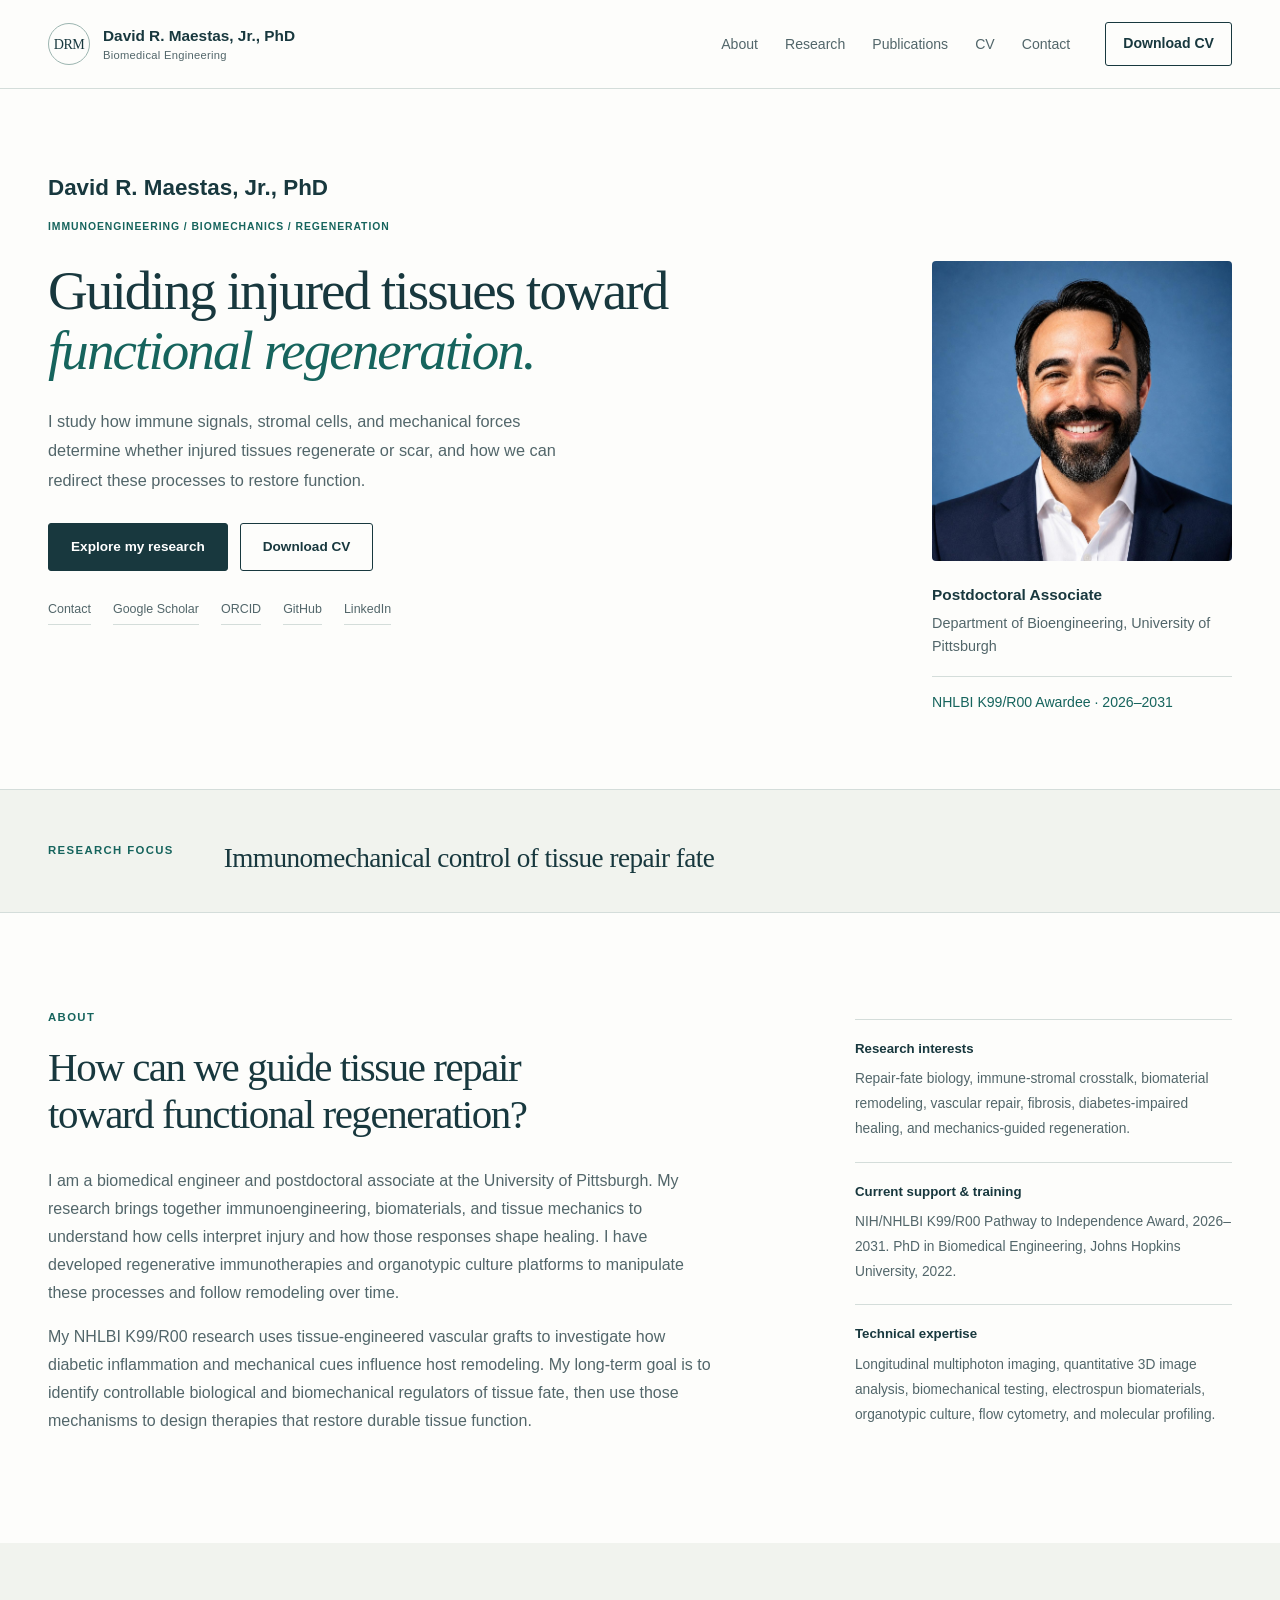
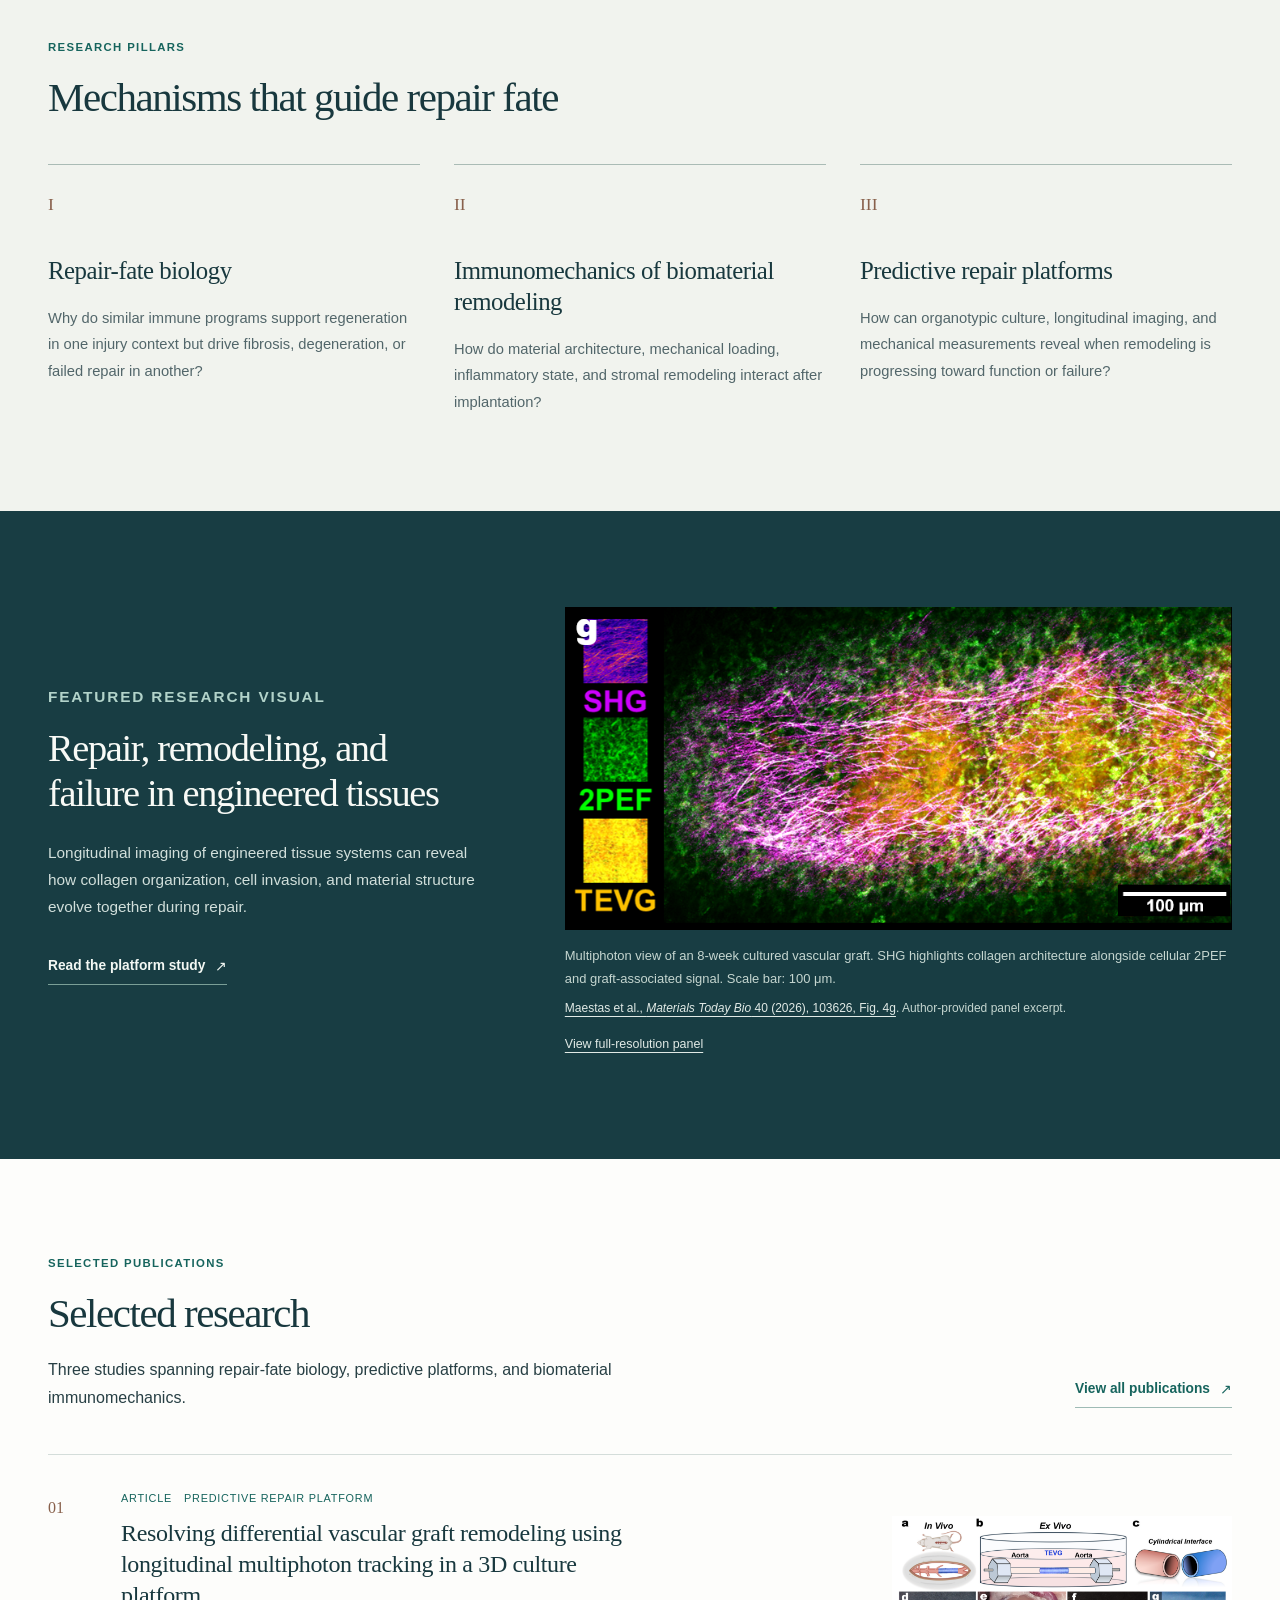
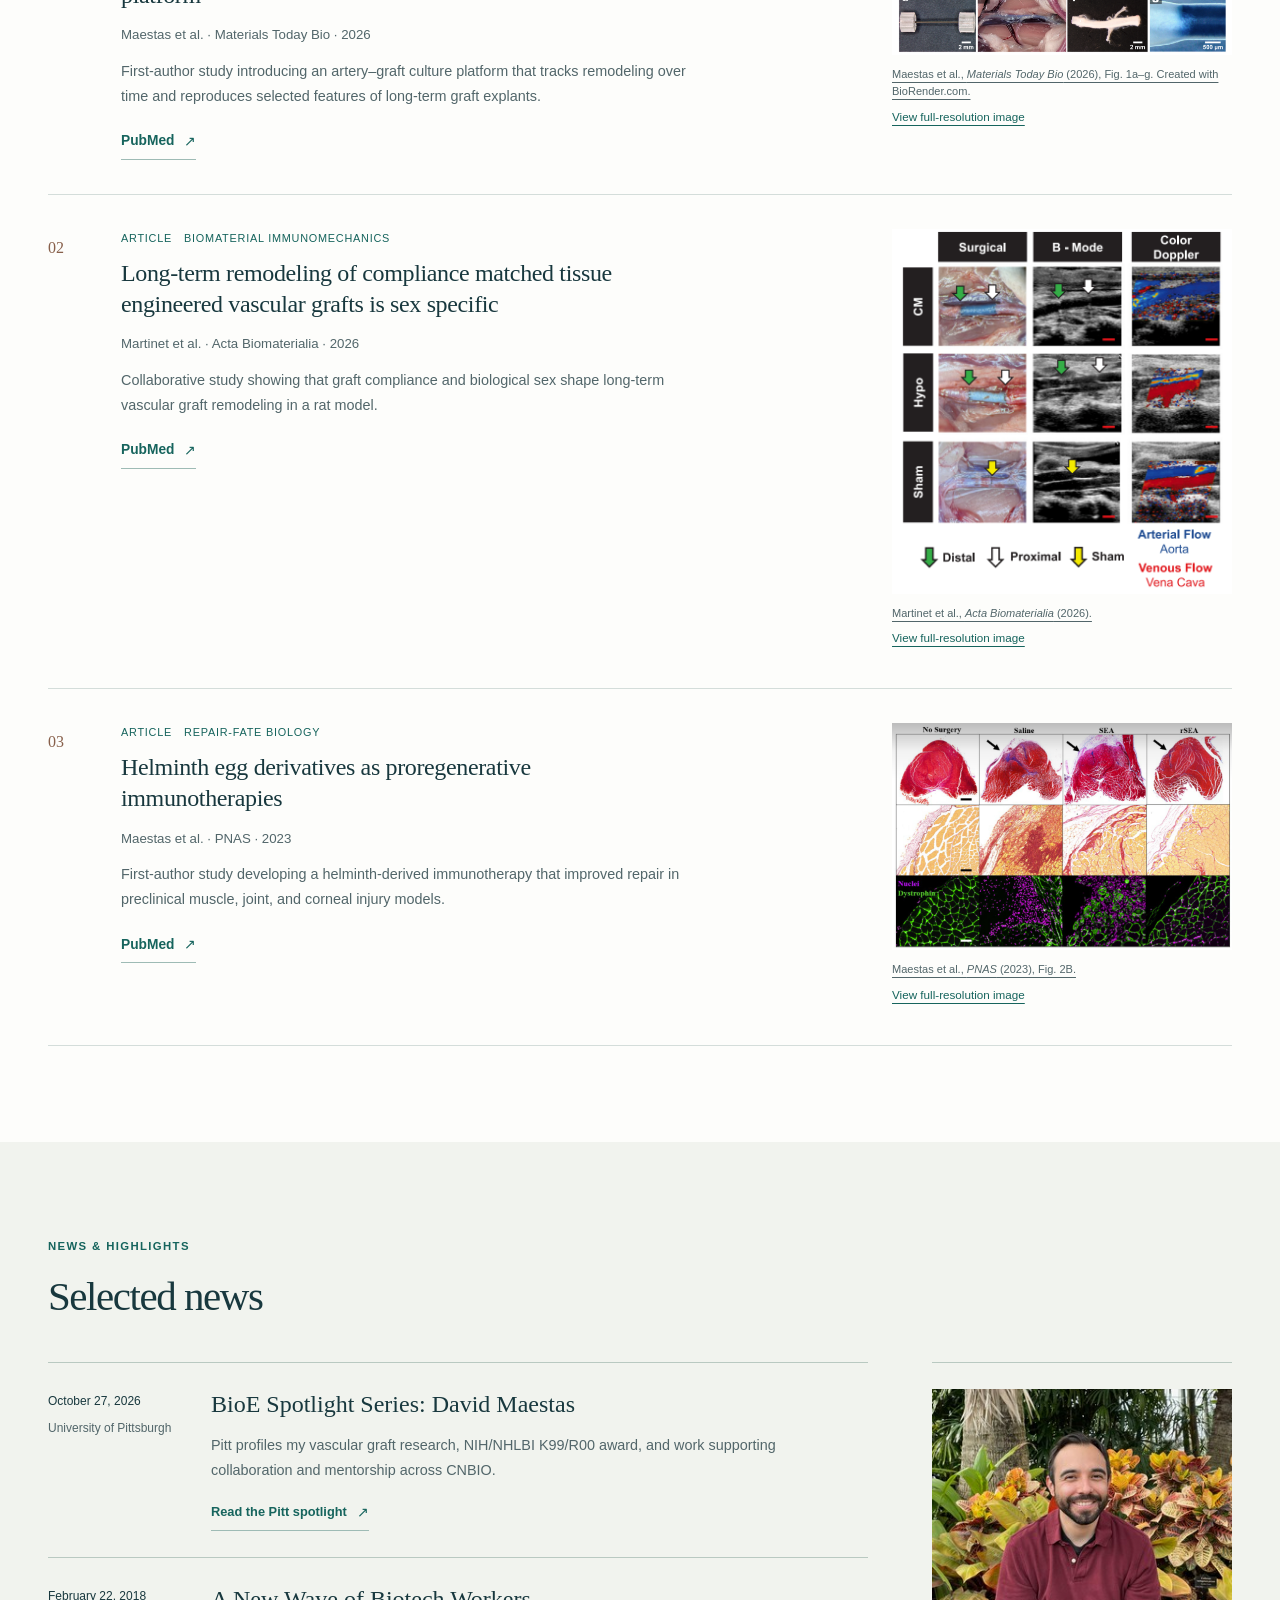
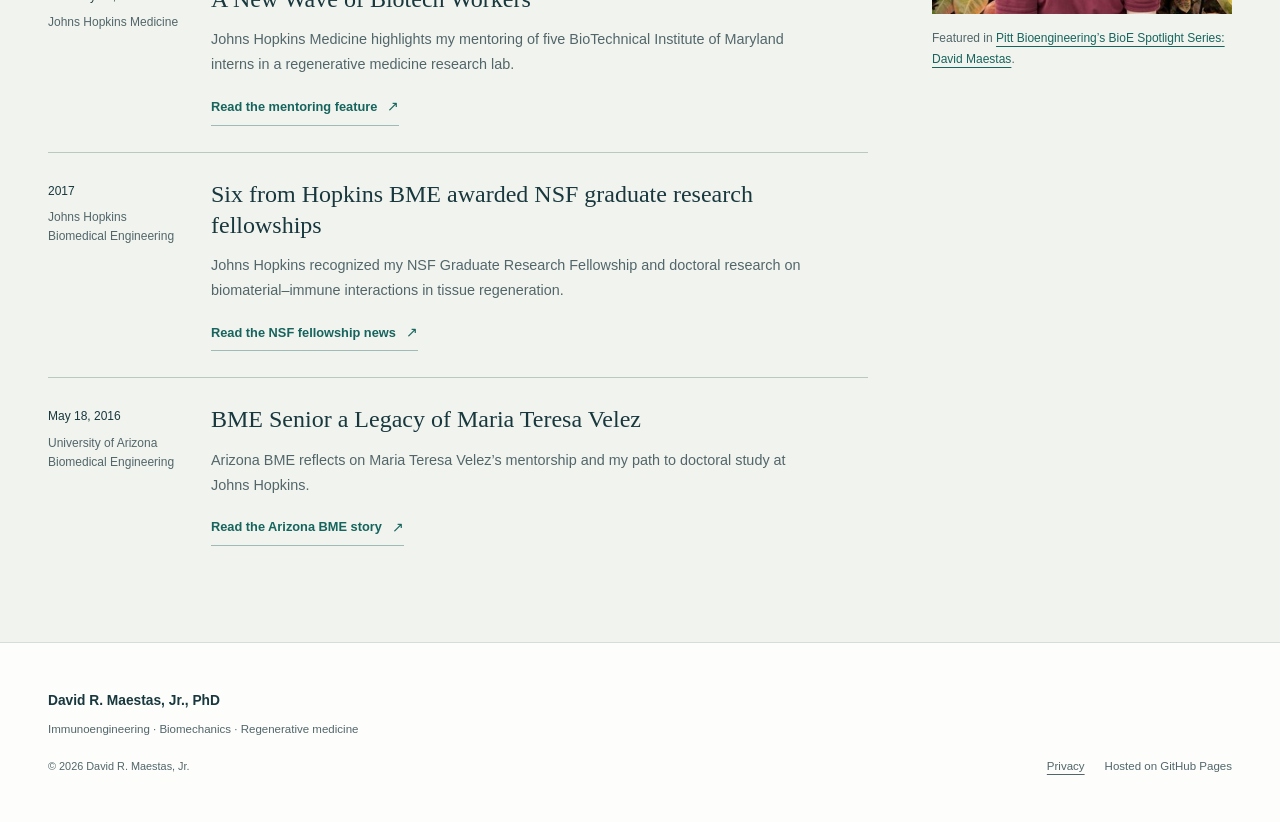
<file: index.html>
<!DOCTYPE html>
<html lang="en">
  <head>
    <meta charset="utf-8">
    <meta name="viewport" content="width=device-width, initial-scale=1">
    <title>David R. Maestas, Jr., PhD | Biomedical Engineering</title>
    <meta name="description" content="Academic website for David R. Maestas, Jr., PhD, NHLBI K99/R00 awardee studying immune–stromal–mechanical control of functional tissue regeneration and fibrosis.">
    <meta name="robots" content="index,follow,max-image-preview:large">
    <link rel="canonical" href="https://david-maestas.github.io/">
    <meta property="og:type" content="profile">
    <meta property="og:title" content="David R. Maestas, Jr., PhD | Biomedical Engineering">
    <meta property="og:description" content="NHLBI K99/R00 awardee studying how immune signals, stromal cells, and tissue mechanics shape functional regeneration.">
    <meta property="og:url" content="https://david-maestas.github.io/">
    <meta property="og:image" content="https://david-maestas.github.io/assets/david-maestas-headshot.jpg">
    <script type="application/ld+json">
  {
    "@context": "https://schema.org",
    "@type": "ProfilePage",
    "@id": "https://david-maestas.github.io/#profile",
    "url": "https://david-maestas.github.io/",
    "name": "David R. Maestas, Jr., PhD | Academic Profile",
    "dateModified": "2026-11-03",
    "mainEntity": {
      "@type": "Person",
      "@id": "https://david-maestas.github.io/#person",
      "name": "David R. Maestas, Jr., PhD",
      "alternateName": ["David Maestas", "David R. Maestas", "David R. Maestas Jr."],
      "honorificSuffix": "PhD",
      "url": "https://david-maestas.github.io/",
      "image": "https://david-maestas.github.io/assets/david-maestas-headshot.jpg",
      "jobTitle": "Postdoctoral Associate",
      "affiliation": {
        "@type": "Organization",
        "name": "University of Pittsburgh"
      },
      "sameAs": [
        "https://scholar.google.com/citations?user=fU_Xa2kAAAAJ&hl=en",
        "https://orcid.org/0000-0002-8207-1835",
        "https://github.com/david-maestas",
        "https://www.linkedin.com/in/david-r-maestas-jr-phd-5a231016a/",
        "https://www.engineering.pitt.edu/people/students/bioengineering/postdoc/david-r.-maestas",
        "https://www.ncbi.nlm.nih.gov/myncbi/david.maestas.1/bibliography/public/"
      ]
    }
  }
  </script>
    <meta name="theme-color" content="#18383e">
    <meta property="og:site_name" content="David R. Maestas, Jr., PhD">
    <meta property="og:locale" content="en_US">
    <meta property="og:image:alt" content="David R. Maestas, Jr., PhD">
    <meta name="twitter:card" content="summary_large_image">
    <link rel="icon" type="image/svg+xml" href="assets/favicon.svg">
    <link rel="stylesheet" href="style.css?v=selected-images-20261103">
  </head>
  <body class="page-home">
    <a class="skip-link" href="#main-content">Skip to main content</a>
    <header class="site-header">
      <nav class="nav container" aria-label="Main navigation">
        <a class="brand" href="index.html" aria-label="David R. Maestas, Jr. home"><span class="brand-mark" aria-hidden="true">DRM</span><span class="brand-text"><strong>David R. Maestas, Jr., PhD</strong><small>Biomedical Engineering</small></span></a>
        <button class="nav-toggle" type="button" aria-expanded="false" aria-controls="nav-menu" aria-label="Toggle navigation"><span class="menu-label">Menu</span><span class="menu-icon" aria-hidden="true"><span></span><span></span></span></button>
        <div class="nav-menu" id="nav-menu"><a href="index.html#about">About</a><a href="research.html">Research</a><a href="publications.html">Publications</a><a href="cv.html">CV</a><a href="contact.html">Contact</a><a class="nav-button" href="assets/CV_David_Maestas_Nov_2026.pdf" download="David_R_Maestas_CV_Nov_2026.pdf">Download CV</a></div>
      </nav>
    </header>
    <main id="main-content" tabindex="-1">
      <section class="hero">
        <div class="container">
          <div class="hero-grid">
            <div class="hero-intro">
              <p class="nameplate">David R. Maestas, Jr., PhD</p>
              <p class="eyebrow">Immunoengineering / Biomechanics / Regeneration</p>
            </div>
            <div class="hero-copy">
              <h1 class="hero-title">Guiding injured tissues toward <em>functional regeneration.</em></h1>
              <p class="hero-summary">I study how immune signals, stromal cells, and mechanical forces determine whether injured tissues regenerate or scar, and how we can redirect these processes to restore function.</p>
              <div class="button-row hero-actions"><a class="button primary" href="research.html">Explore my research</a><a class="button primary" href="assets/CV_David_Maestas_Nov_2026.pdf" download="David_R_Maestas_CV_Nov_2026.pdf">Download CV</a></div>
              <div class="profile-links" aria-label="Professional profiles and contact"><a class="profile-link" href="contact.html">Contact</a><a class="profile-link" href="https://scholar.google.com/citations?user=fU_Xa2kAAAAJ&amp;hl=en">Google Scholar</a><a class="profile-link" href="https://orcid.org/0000-0002-8207-1835">ORCID</a><a class="profile-link" href="https://github.com/david-maestas">GitHub</a><a class="profile-link" href="https://www.linkedin.com/in/david-r-maestas-jr-phd-5a231016a/">LinkedIn</a></div>
            </div>
            <figure class="hero-portrait">
              <img width="1254" height="1254" src="assets/david-maestas-headshot.jpg" alt="Portrait of David R. Maestas, Jr., PhD">
              <figcaption class="portrait-caption"><span class="portrait-role">Postdoctoral Associate</span><span>Department of Bioengineering, University of Pittsburgh</span><span class="award-note">NHLBI K99/R00 Awardee · 2026–2031</span></figcaption>
            </figure>
          </div>
        </div>
      </section>
      <section class="research-identity">
        <div class="container">
          <p class="identity-label">Research focus</p>
          <p class="identity-statement">Immunomechanical control of tissue repair fate</p>
        </div>
      </section>
      <section class="section about-section" id="about">
        <div class="container about-layout">
          <div>
            <p class="section-kicker">About</p>
            <h2>How can we guide tissue repair toward functional regeneration?</h2>
            <p>I am a biomedical engineer and postdoctoral associate at the University of Pittsburgh. My research brings together immunoengineering, biomaterials, and tissue mechanics to understand how cells interpret injury and how those responses shape healing. I have developed regenerative immunotherapies and organotypic culture platforms to manipulate these processes and follow remodeling over time.</p>
            <p>My NHLBI K99/R00 research uses tissue-engineered vascular grafts to investigate how diabetic inflammation and mechanical cues influence host remodeling. My long-term goal is to identify controllable biological and biomechanical regulators of tissue fate, then use those mechanisms to design therapies that restore durable tissue function.</p>
          </div>
          <aside class="info-stack" aria-label="Professional summary">
            <article class="card compact-card">
              <h3>Research interests</h3>
              <p>Repair-fate biology, immune-stromal crosstalk, biomaterial remodeling, vascular repair, fibrosis, diabetes-impaired healing, and mechanics-guided regeneration.</p>
            </article>
            <article class="card compact-card">
              <h3>Current support &amp; training</h3>
              <p>NIH/NHLBI K99/R00 Pathway to Independence Award, 2026–2031. PhD in Biomedical Engineering, Johns Hopkins University, 2022.</p>
            </article>
            <article class="card compact-card">
              <h3>Technical expertise</h3>
              <p>Longitudinal multiphoton imaging, quantitative 3D image analysis, biomechanical testing, electrospun biomaterials, organotypic culture, flow cytometry, and molecular profiling.</p>
            </article>
          </aside>
        </div>
      </section>
      <section class="section section-paper pillars-section">
        <div class="container">
          <div class="section-heading">
            <p class="section-kicker">Research pillars</p>
            <h2>Mechanisms that guide repair fate</h2>
          </div>
          <div class="card-grid three">
            <article class="card pillar-card">
              <span class="card-letter" aria-hidden="true">I</span>
              <h3>Repair-fate biology</h3>
              <p>Why do similar immune programs support regeneration in one injury context but drive fibrosis, degeneration, or failed repair in another?</p>
            </article>
            <article class="card pillar-card">
              <span class="card-letter" aria-hidden="true">II</span>
              <h3>Immunomechanics of biomaterial remodeling</h3>
              <p>How do material architecture, mechanical loading, inflammatory state, and stromal remodeling interact after implantation?</p>
            </article>
            <article class="card pillar-card">
              <span class="card-letter" aria-hidden="true">III</span>
              <h3>Predictive repair platforms</h3>
              <p>How can organotypic culture, longitudinal imaging, and mechanical measurements reveal when remodeling is progressing toward function or failure?</p>
            </article>
          </div>
        </div>
      </section>
      <section class="section research-feature" id="featured-research">
        <div class="container visual-feature">
          <div>
            <p class="section-kicker">Featured research visual</p>
            <h2>Repair, remodeling, and failure in engineered tissues</h2>
            <p>Longitudinal imaging of engineered tissue systems can reveal how collagen organization, cell invasion, and material structure evolve together during repair.</p>
            <a class="text-link light-link" href="https://doi.org/10.1016/j.mtbio.2026.103626">Read the platform study</a>
          </div>
          <figure class="research-figure">
            <picture>
              <source type="image/webp" srcset="assets/mtbio/mtbio-fig4g-8week-remodeling.webp">
              <img loading="lazy" decoding="async" width="824" height="399" src="assets/mtbio/mtbio-fig4g-8week-remodeling.png" alt="Magenta collagen fibers interweave with green cellular signal over a yellow graft-associated signal in an 8-week vascular graft culture; channel legend and 100-micrometer scale bar are retained.">
            </picture>
            <figcaption>
              <span class="figure-description">Multiphoton view of an 8-week cultured vascular graft. SHG highlights collagen architecture alongside cellular 2PEF and graft-associated signal. Scale bar: 100 μm.</span>
              <span class="figure-credit"><a href="https://doi.org/10.1016/j.mtbio.2026.103626">Maestas et al., <cite>Materials Today Bio</cite> 40 (2026), 103626, Fig. 4g</a>. Author-provided panel excerpt.</span>
              <a class="figure-resource" href="assets/mtbio/mtbio-fig4g-8week-remodeling.png">View full-resolution panel</a>
            </figcaption>
          </figure>
        </div>
      </section>
      <section class="section selected-section">
        <div class="container">
          <div class="section-heading split">
            <div>
              <p class="section-kicker">Selected publications</p>
              <h2>Selected research</h2>
              <p>Three studies spanning repair-fate biology, predictive platforms, and biomaterial immunomechanics.</p>
            </div>
            <a class="text-link" href="publications.html">View all publications</a>
          </div>
          <div class="publication-preview">
            <article class="selected-paper">
              <p class="paper-number">01</p>
              <div class="selected-paper-content">
                <div class="tag-row"><span class="tag">Article</span><span class="tag">Predictive repair platform</span></div>
                <h3>Resolving differential vascular graft remodeling using longitudinal multiphoton tracking in a 3D culture platform</h3>
                <p class="pub-meta">Maestas et al. &middot; Materials Today Bio &middot; 2026</p>
                <p class="paper-advance">First-author study introducing an artery–graft culture platform that tracks remodeling over time and reproduces selected features of long-term graft explants.</p>
                <div class="button-row small"><a class="text-link" href="https://pubmed.ncbi.nlm.nih.gov/42761648/">PubMed</a></div>
              </div>
              <figure class="selected-paper-figure">
                <picture>
                  <source type="image/webp" srcset="assets/selected-publications/artery-graft-culture-platform.webp">
                  <img loading="lazy" decoding="async" width="1255" height="512" src="assets/selected-publications/artery-graft-culture-platform.png" alt="Artery–graft culture platform: in vivo and ex vivo schematics above assembly and tissue photographs, with panel labels and scale bars retained.">
                </picture>
                <figcaption>
                  <a class="selected-image-credit" href="https://doi.org/10.1016/j.mtbio.2026.103626">Maestas et al., <cite>Materials Today Bio</cite> (2026), Fig. 1a–g. Created with BioRender.com.</a>
                  <a class="selected-image-full" href="assets/selected-publications/artery-graft-culture-platform.png">View full-resolution image<span class="sr-only">: artery graft culture platform</span></a>
                </figcaption>
              </figure>
            </article>
            <article class="selected-paper">
              <p class="paper-number">02</p>
              <div class="selected-paper-content">
                <div class="tag-row"><span class="tag">Article</span><span class="tag">Biomaterial immunomechanics</span></div>
                <h3>Long-term remodeling of compliance matched tissue engineered vascular grafts is sex specific</h3>
                <p class="pub-meta">Martinet et al. &middot; Acta Biomaterialia &middot; 2026</p>
                <p class="paper-advance">Collaborative study showing that graft compliance and biological sex shape long-term vascular graft remodeling in a rat model.</p>
                <div class="button-row small"><a class="text-link" href="https://pubmed.ncbi.nlm.nih.gov/42349735/">PubMed</a></div>
              </div>
              <figure class="selected-paper-figure">
                <picture>
                  <source type="image/webp" srcset="assets/selected-publications/long-term-graft-remodeling.webp">
                  <img loading="lazy" decoding="async" width="692" height="742" src="assets/selected-publications/long-term-graft-remodeling.png" alt="Surgical, B-mode ultrasound, and color Doppler views of compliance-matched, hypocompliant, and sham groups, retaining arrow keys, flow labels, and scale bars.">
                </picture>
                <figcaption>
                  <a class="selected-image-credit" href="https://doi.org/10.1016/j.actbio.2026.06.042">Martinet et al., <cite>Acta Biomaterialia</cite> (2026).</a>
                  <a class="selected-image-full" href="assets/selected-publications/long-term-graft-remodeling.png">View full-resolution image<span class="sr-only">: long term graft remodeling</span></a>
                </figcaption>
              </figure>
            </article>
            <article class="selected-paper">
              <p class="paper-number">03</p>
              <div class="selected-paper-content">
                <div class="tag-row"><span class="tag">Article</span><span class="tag">Repair-fate biology</span></div>
                <h3>Helminth egg derivatives as proregenerative immunotherapies</h3>
                <p class="pub-meta">Maestas et al. &middot; PNAS &middot; 2023</p>
                <p class="paper-advance">First-author study developing a helminth-derived immunotherapy that improved repair in preclinical muscle, joint, and corneal injury models.</p>
                <div class="button-row small"><a class="text-link" href="https://pubmed.ncbi.nlm.nih.gov/36780522/">PubMed</a></div>
              </div>
              <figure class="selected-paper-figure">
                <picture>
                  <source type="image/webp" srcset="assets/selected-publications/helminth-muscle-repair.webp">
                  <img loading="lazy" decoding="async" width="1020" height="681" src="assets/selected-publications/helminth-muscle-repair.png" alt="Muscle histology and fluorescence panels labeled No Surgery, Saline, SEA, and rSEA, with nuclei and dystrophin keys and original scale bars retained.">
                </picture>
                <figcaption>
                  <a class="selected-image-credit" href="https://doi.org/10.1073/pnas.2211703120">Maestas et al., <cite>PNAS</cite> (2023), Fig. 2B.</a>
                  <a class="selected-image-full" href="assets/selected-publications/helminth-muscle-repair.png">View full-resolution image<span class="sr-only">: helminth muscle repair</span></a>
                </figcaption>
              </figure>
            </article>
          </div>
        </div>
      </section>
      <section class="section section-paper news-section" id="highlights">
        <div class="container">
          <div class="section-heading">
            <p class="section-kicker">News &amp; highlights</p>
            <h2>Selected news</h2>
          </div>
          <div class="news-layout">
            <article class="news-highlight">
              <p class="news-meta"><time datetime="2026-10-27">October 27, 2026</time><span>University of Pittsburgh</span></p>
              <div class="news-story">
                <h3>BioE Spotlight Series: David Maestas</h3>
                <p>Pitt profiles my vascular graft research, NIH/NHLBI K99/R00 award, and work supporting collaboration and mentorship across CNBIO.</p>
                <a class="text-link" href="https://www.engineering.pitt.edu/news/2026/bioe-spotlight-series-david-maestas/">Read the Pitt spotlight</a>
              </div>
            </article>
            <figure class="news-photo">
              <img loading="lazy" decoding="async" width="640" height="480" src="assets/david-maestas-pitt-spotlight-640.jpg" srcset="assets/david-maestas-pitt-spotlight-320.jpg 320w, assets/david-maestas-pitt-spotlight-640.jpg 640w" sizes="(max-width: 359px) calc(100vw - 40px), (max-width: 880px) 320px, 300px" alt="David Maestas seated among plants in a conservatory.">
              <figcaption>Featured in <a href="https://www.engineering.pitt.edu/news/2026/bioe-spotlight-series-david-maestas/">Pitt Bioengineering’s BioE Spotlight Series: David Maestas</a>.</figcaption>
            </figure>
            <article class="news-highlight">
              <p class="news-meta"><time datetime="2018-02-22">February 22, 2018</time><span>Johns Hopkins Medicine</span></p>
              <div class="news-story">
                <h3>A New Wave of Biotech Workers</h3>
                <p>Johns Hopkins Medicine highlights my mentoring of five BioTechnical Institute of Maryland interns in a regenerative medicine research lab.</p>
                <a class="text-link" href="https://www.hopkinsmedicine.org/news/articles/2018/02/a-new-wave-of-biotech-workers">Read the mentoring feature</a>
              </div>
            </article>
            <article class="news-highlight">
              <p class="news-meta"><time datetime="2017">2017</time><span>Johns Hopkins Biomedical Engineering</span></p>
              <div class="news-story">
                <h3>Six from Hopkins BME awarded NSF graduate research fellowships</h3>
                <p>Johns Hopkins recognized my NSF Graduate Research Fellowship and doctoral research on biomaterial–immune interactions in tissue regeneration.</p>
                <a class="text-link" href="https://www.bme.jhu.edu/news-events/news/six-from-hopkins-bme-awarded-nsf-graduate-research-fellowships/">Read the NSF fellowship news</a>
              </div>
            </article>
            <article class="news-highlight">
              <p class="news-meta"><time datetime="2016-05-18">May 18, 2016</time><span>University of Arizona Biomedical Engineering</span></p>
              <div class="news-story">
                <h3>BME Senior a Legacy of Maria Teresa Velez</h3>
                <p>Arizona BME reflects on Maria Teresa Velez’s mentorship and my path to doctoral study at Johns Hopkins.</p>
                <a class="text-link" href="https://bme.engineering.arizona.edu/news-events/bme-senior-legacy-maria-teresa-velez">Read the Arizona BME story</a>
              </div>
            </article>
          </div>
        </div>
      </section>
    </main>
    <footer class="site-footer">
      <div class="container footer-inner">
        <div class="footer-identity">
          <p class="footer-name">David R. Maestas, Jr., PhD</p>
          <p class="footer-discipline">Immunoengineering · Biomechanics · Regenerative medicine</p>
          <p>&copy; 2026 David R. Maestas, Jr.</p>
        </div>
        <nav class="footer-links" aria-label="Footer navigation"><a href="privacy.html">Privacy</a><span>Hosted on GitHub Pages</span></nav>
      </div>
    </footer>
    <script src="script.js"></script>
  </body>
</html>
</file>
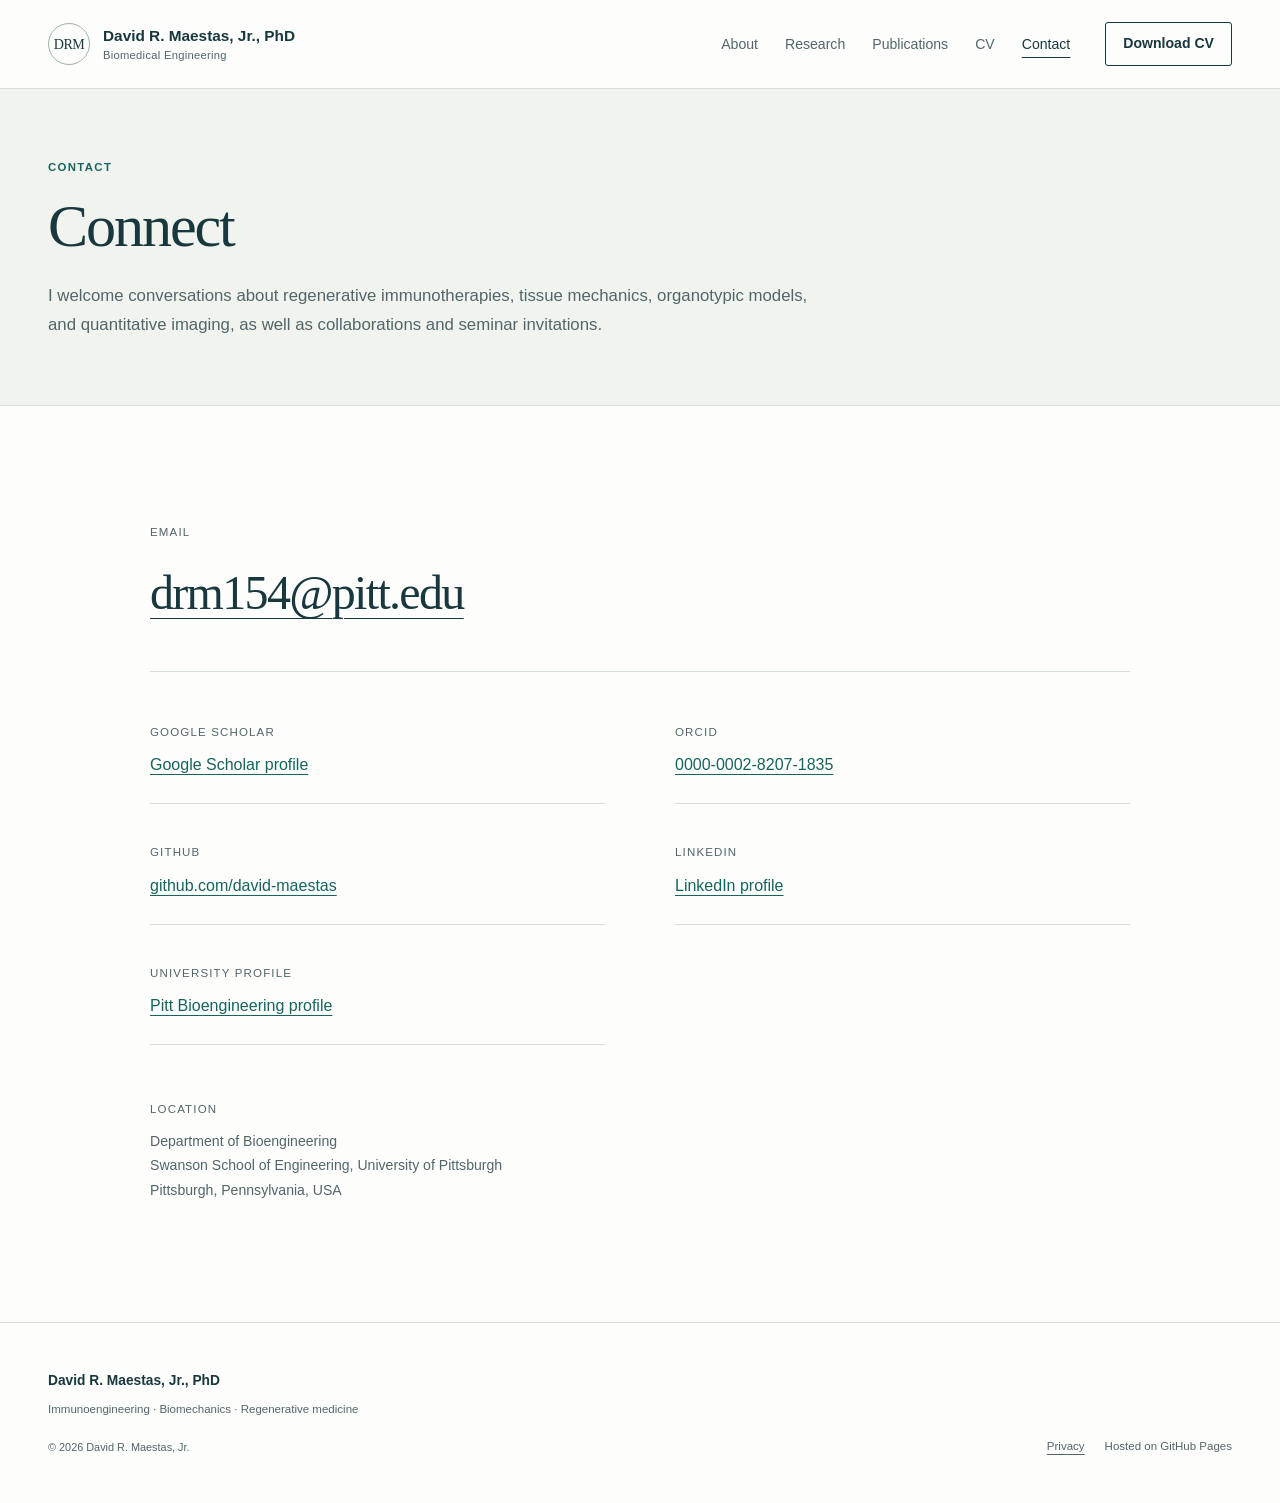
<file: contact.html>
<!DOCTYPE html>
<html lang="en">
  <head>
    <meta charset="utf-8">
    <meta name="viewport" content="width=device-width, initial-scale=1">
    <title>Contact | David R. Maestas, Jr., PhD</title>
    <meta name="description" content="Contact information and verified professional profiles for David R. Maestas, Jr., PhD.">
    <meta name="robots" content="index,follow,max-image-preview:large">
    <link rel="canonical" href="https://david-maestas.github.io/contact.html">
    <meta property="og:type" content="website">
    <meta property="og:title" content="Contact | David R. Maestas, Jr., PhD">
    <meta property="og:description" content="Contact David R. Maestas, Jr., PhD, for research conversations, collaborations, and seminar invitations.">
    <meta property="og:url" content="https://david-maestas.github.io/contact.html">
    <meta property="og:image" content="https://david-maestas.github.io/assets/david-maestas-headshot.jpg">
    <meta name="theme-color" content="#18383e">
    <meta property="og:site_name" content="David R. Maestas, Jr., PhD">
    <meta property="og:locale" content="en_US">
    <meta property="og:image:alt" content="David R. Maestas, Jr., PhD">
    <meta name="twitter:card" content="summary_large_image">
    <link rel="icon" type="image/svg+xml" href="assets/favicon.svg">
    <link rel="stylesheet" href="style.css">
  </head>
  <body class="page-contact">
    <a class="skip-link" href="#main-content">Skip to main content</a>
    <header class="site-header">
      <nav class="nav container" aria-label="Main navigation">
        <a class="brand" href="index.html" aria-label="David R. Maestas, Jr. home"><span class="brand-mark" aria-hidden="true">DRM</span><span class="brand-text"><strong>David R. Maestas, Jr., PhD</strong><small>Biomedical Engineering</small></span></a>
        <button class="nav-toggle" type="button" aria-expanded="false" aria-controls="nav-menu" aria-label="Toggle navigation"><span class="menu-label">Menu</span><span class="menu-icon" aria-hidden="true"><span></span><span></span></span></button>
        <div class="nav-menu" id="nav-menu"><a href="index.html#about">About</a><a href="research.html">Research</a><a href="publications.html">Publications</a><a href="cv.html">CV</a><a class="active" href="contact.html" aria-current="page">Contact</a><a class="nav-button" href="assets/CV_David_Maestas_Nov_2026.pdf" download="David_R_Maestas_CV_Nov_2026.pdf">Download CV</a></div>
      </nav>
    </header>
    <main id="main-content" tabindex="-1">
      <section class="page-header contact-header">
        <div class="container">
          <p class="eyebrow">Contact</p>
          <h1>Connect</h1>
          <p>I welcome conversations about regenerative immunotherapies, tissue mechanics, organotypic models, and quantitative imaging, as well as collaborations and seminar invitations.</p>
        </div>
      </section>
      <section class="section">
        <div class="container contact-grid">
          <article class="contact-card contact-email">
            <h2>Email</h2>
            <p><a href="mailto:drm154@pitt.edu">drm154@pitt.edu</a></p>
          </article>
          <article class="contact-card">
            <h2>Google Scholar</h2>
            <p><a href="https://scholar.google.com/citations?user=fU_Xa2kAAAAJ&amp;hl=en">Google Scholar profile</a></p>
          </article>
          <article class="contact-card">
            <h2>ORCID</h2>
            <p><a href="https://orcid.org/0000-0002-8207-1835">0000-0002-8207-1835</a></p>
          </article>
          <article class="contact-card">
            <h2>GitHub</h2>
            <p><a href="https://github.com/david-maestas">github.com/david-maestas</a></p>
          </article>
          <article class="contact-card">
            <h2>LinkedIn</h2>
            <p><a href="https://www.linkedin.com/in/david-r-maestas-jr-phd-5a231016a/">LinkedIn profile</a></p>
          </article>
          <article class="contact-card">
            <h2>University profile</h2>
            <p><a href="https://www.engineering.pitt.edu/people/students/bioengineering/postdoc/david-r.-maestas">Pitt Bioengineering profile</a></p>
          </article>
          <article class="contact-card contact-location">
            <h2>Location</h2>
            <p>Department of Bioengineering<br>Swanson School of Engineering, University of Pittsburgh<br>Pittsburgh, Pennsylvania, USA</p>
          </article>
        </div>
      </section>
    </main>
    <footer class="site-footer">
      <div class="container footer-inner">
        <div class="footer-identity">
          <p class="footer-name">David R. Maestas, Jr., PhD</p>
          <p class="footer-discipline">Immunoengineering · Biomechanics · Regenerative medicine</p>
          <p>&copy; 2026 David R. Maestas, Jr.</p>
        </div>
        <nav class="footer-links" aria-label="Footer navigation"><a href="privacy.html">Privacy</a><span>Hosted on GitHub Pages</span></nav>
      </div>
    </footer>
    <script src="script.js"></script>
  </body>
</html>
</file>
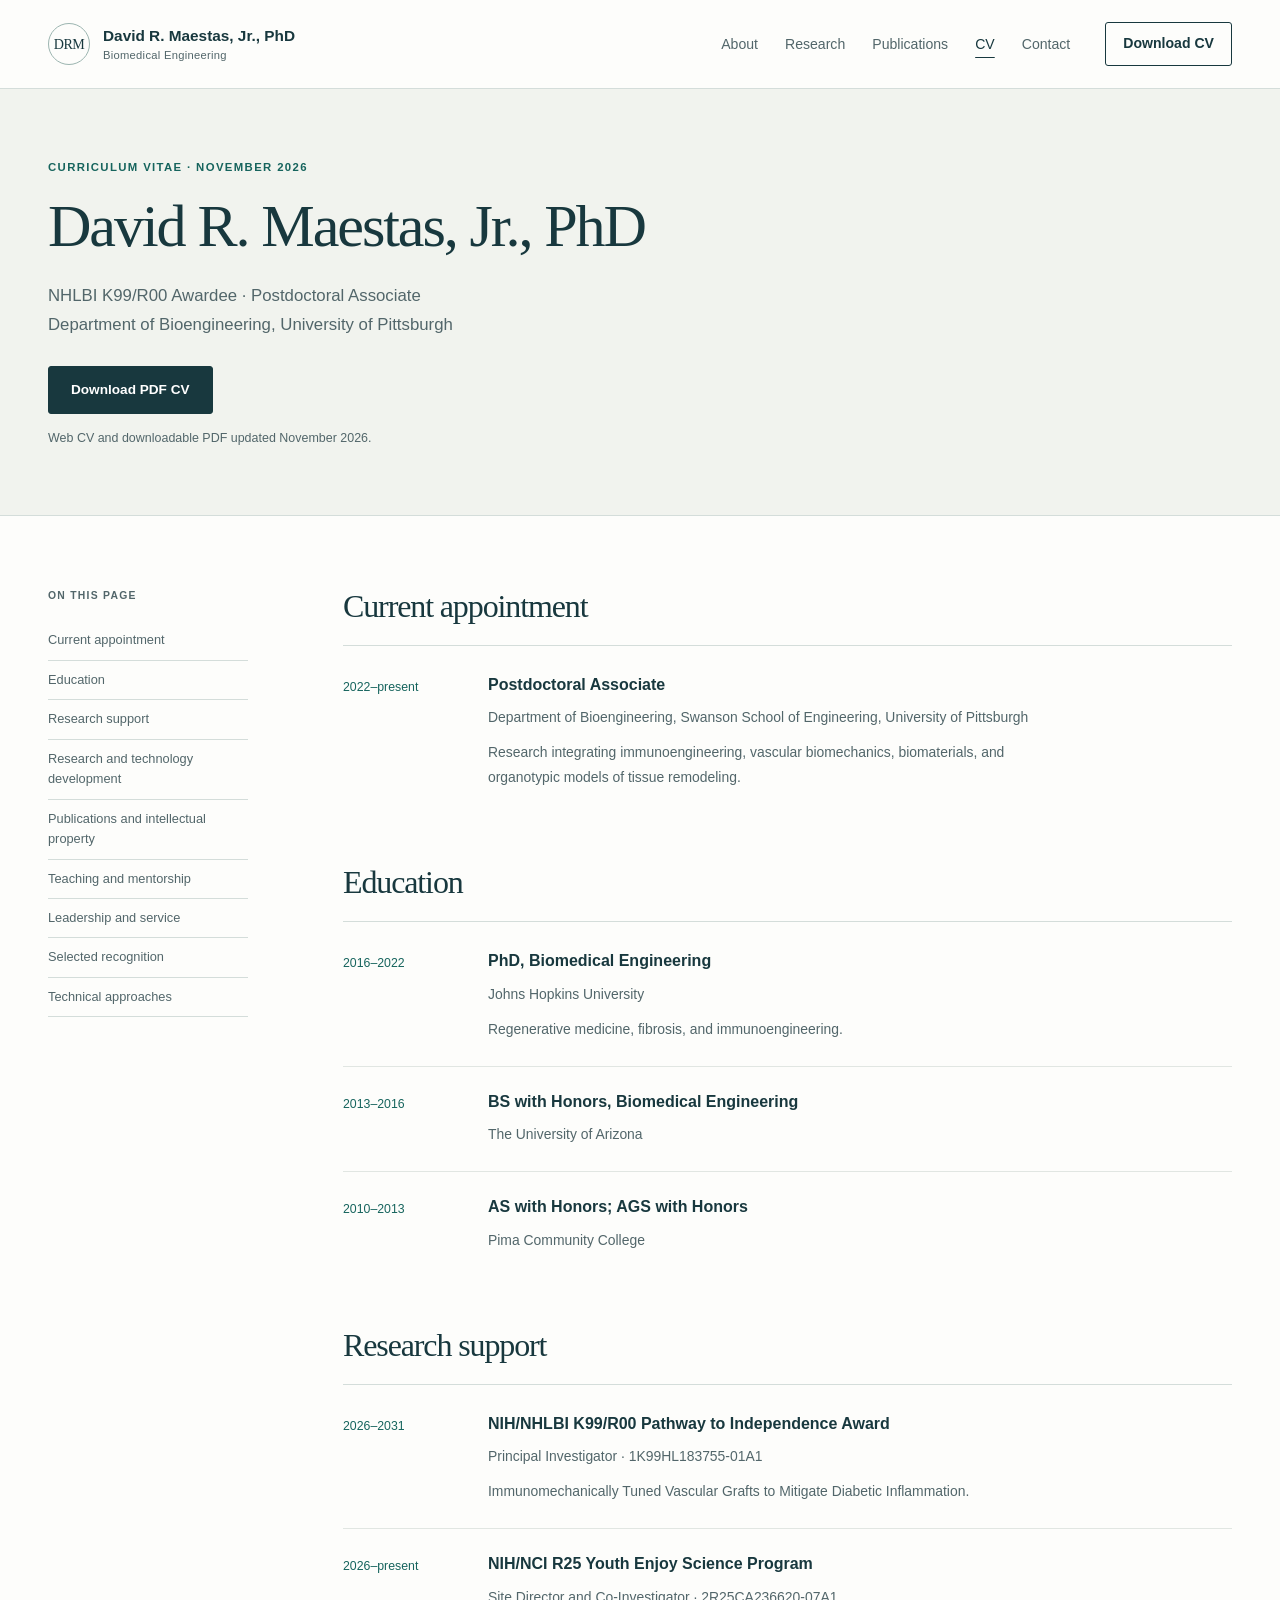
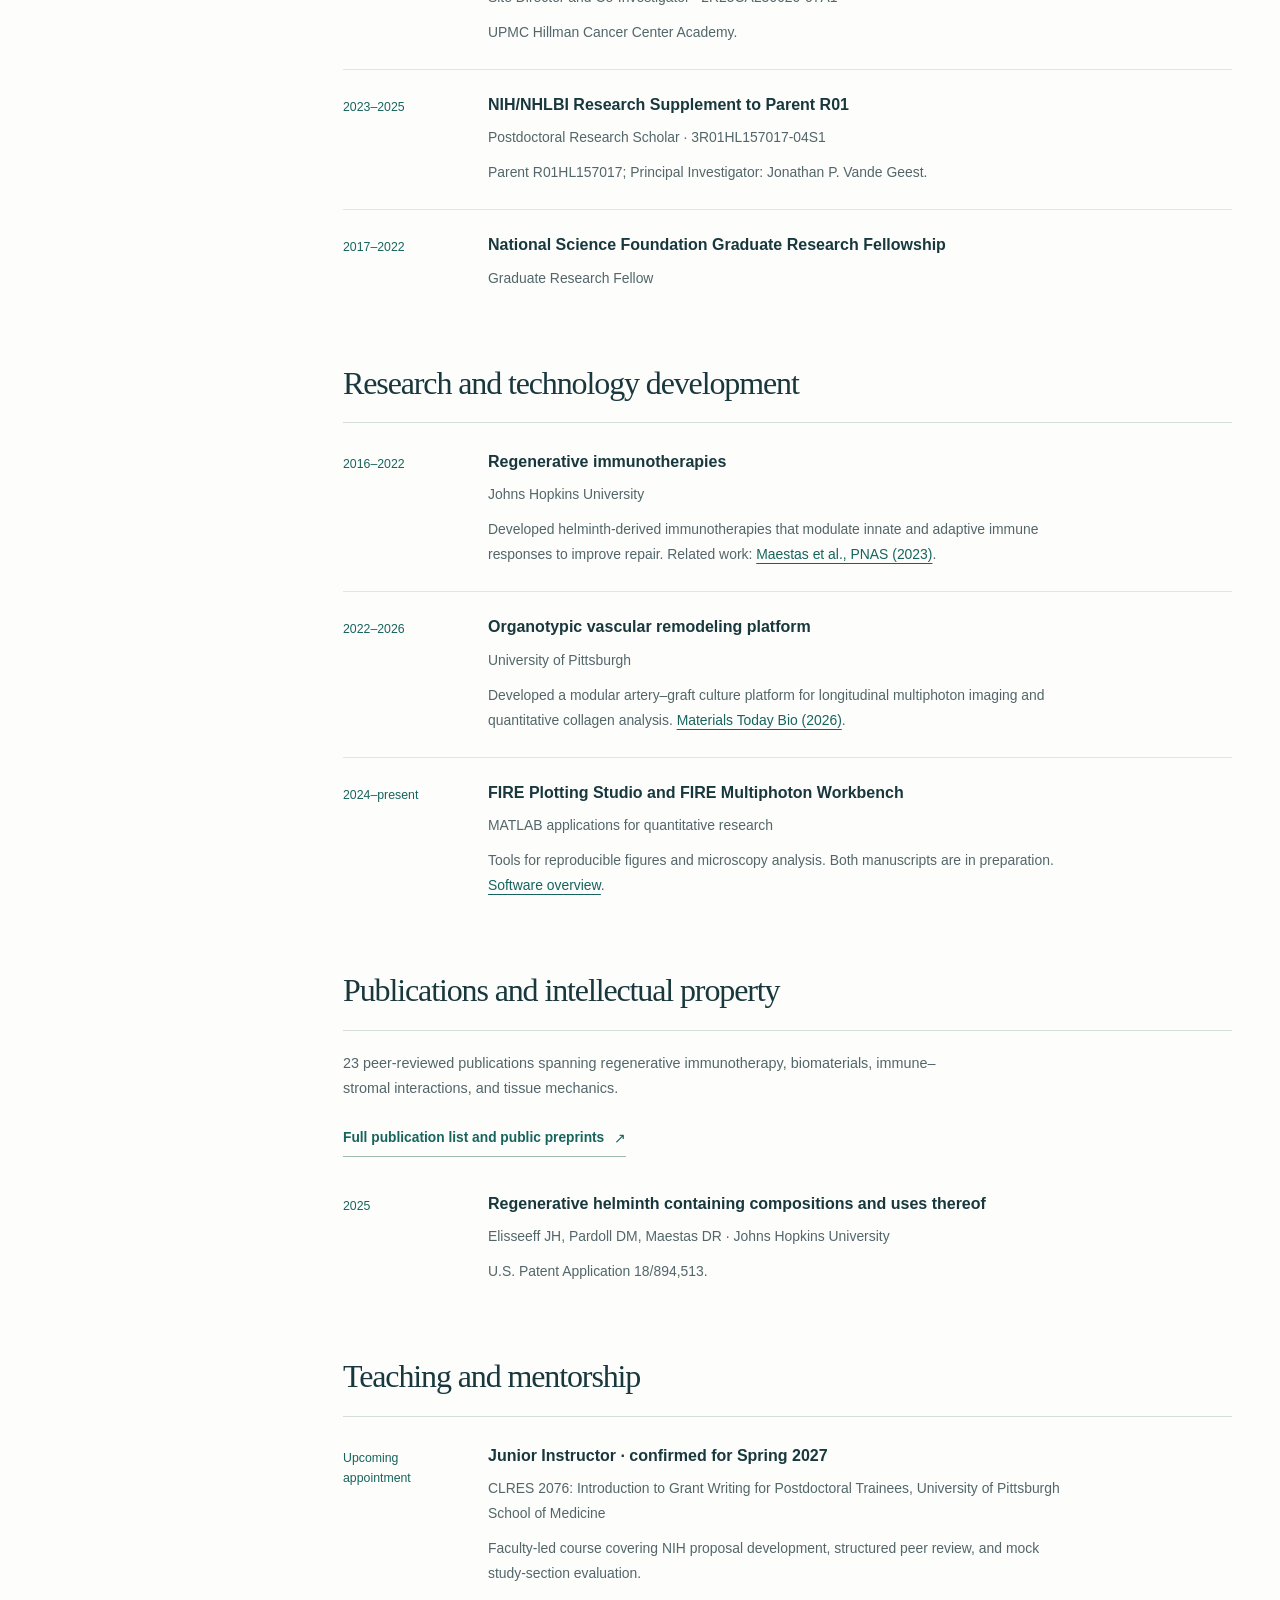
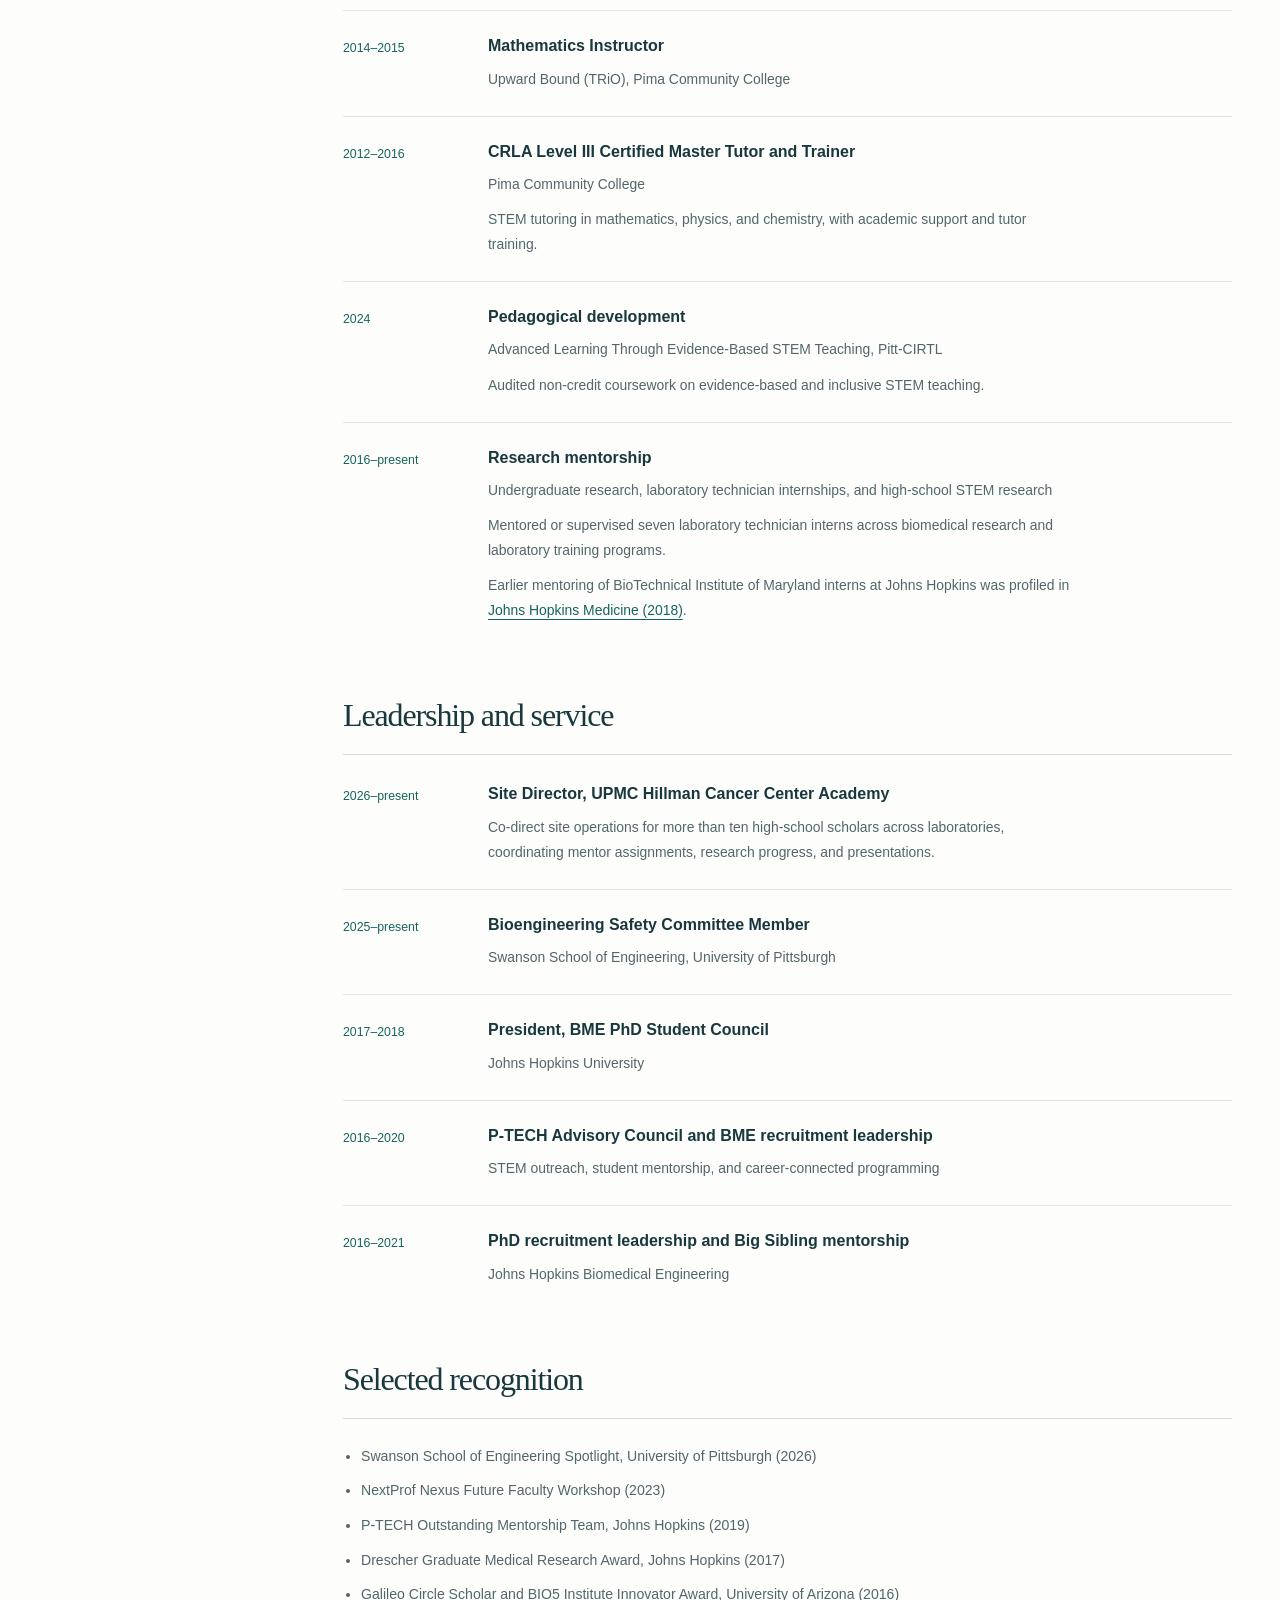
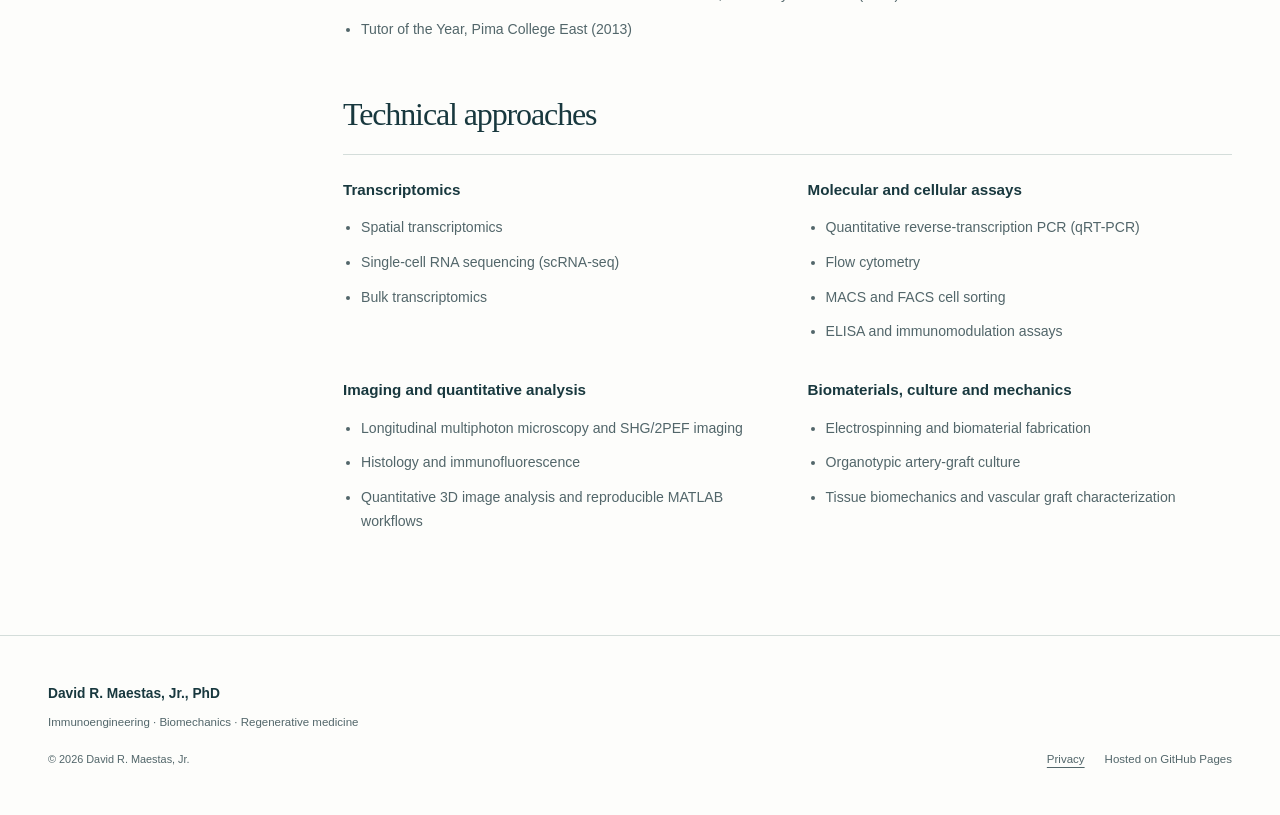
<file: cv.html>
<!DOCTYPE html>
<html lang="en">
  <head>
    <meta charset="utf-8">
    <meta name="viewport" content="width=device-width, initial-scale=1">
    <title>CV | David R. Maestas, Jr., PhD</title>
    <meta name="description" content="November 2026 web CV for David R. Maestas, Jr., PhD, NHLBI K99/R00 awardee and Postdoctoral Associate at the University of Pittsburgh.">
    <meta name="robots" content="index,follow,max-image-preview:large">
    <link rel="canonical" href="https://david-maestas.github.io/cv.html">
    <meta property="og:type" content="website">
    <meta property="og:title" content="CV | David R. Maestas, Jr., PhD">
    <meta property="og:description" content="November 2026 web CV for David R. Maestas, Jr., PhD, NHLBI K99/R00 awardee and Postdoctoral Associate at the University of Pittsburgh.">
    <meta property="og:url" content="https://david-maestas.github.io/cv.html">
    <meta property="og:image" content="https://david-maestas.github.io/assets/david-maestas-headshot.jpg">
    <meta name="theme-color" content="#18383e">
    <meta property="og:site_name" content="David R. Maestas, Jr., PhD">
    <meta property="og:locale" content="en_US">
    <meta property="og:image:alt" content="David R. Maestas, Jr., PhD">
    <meta name="twitter:card" content="summary_large_image">
    <link rel="icon" type="image/svg+xml" href="assets/favicon.svg">
    <link rel="stylesheet" href="style.css?v=editorial-20261103">
  </head>
  <body class="page-cv">
    <a class="skip-link" href="#main-content">Skip to main content</a>
    <header class="site-header">
      <nav class="nav container" aria-label="Main navigation">
        <a class="brand" href="index.html" aria-label="David R. Maestas, Jr. home"><span class="brand-mark" aria-hidden="true">DRM</span><span class="brand-text"><strong>David R. Maestas, Jr., PhD</strong><small>Biomedical Engineering</small></span></a>
        <button class="nav-toggle" type="button" aria-expanded="false" aria-controls="nav-menu" aria-label="Toggle navigation"><span class="menu-label">Menu</span><span class="menu-icon" aria-hidden="true"><span></span><span></span></span></button>
        <div class="nav-menu" id="nav-menu"><a href="index.html#about">About</a><a href="research.html">Research</a><a href="publications.html">Publications</a><a class="active" href="cv.html" aria-current="page">CV</a><a href="contact.html">Contact</a><a class="nav-button" href="assets/CV_David_Maestas_Nov_2026.pdf" download="David_R_Maestas_CV_Nov_2026.pdf">Download CV</a></div>
      </nav>
    </header>
    <main id="main-content" tabindex="-1">
      <section class="page-header cv-header">
        <div class="container">
          <p class="eyebrow">Curriculum Vitae · November 2026</p>
          <h1>David R. Maestas, Jr., PhD</h1>
          <p>NHLBI K99/R00 Awardee · Postdoctoral Associate<br>Department of Bioengineering, University of Pittsburgh</p>
          <a class="button primary" href="assets/CV_David_Maestas_Nov_2026.pdf" download="David_R_Maestas_CV_Nov_2026.pdf">Download PDF CV</a>
          <p class="page-updated">Web CV and downloadable PDF updated November 2026.</p>
        </div>
      </section>
      <div class="container content-layout cv-content-layout">
        <aside class="section-nav">
          <p class="nav-caption">On this page</p>
          <nav aria-label="On this page"><a class="section-nav-link" href="#current-appointment">Current appointment</a><a class="section-nav-link" href="#education">Education</a><a class="section-nav-link" href="#research-support">Research support</a><a class="section-nav-link" href="#research-and-technology-development">Research and technology development</a><a class="section-nav-link" href="#publications-and-intellectual-property">Publications and intellectual property</a><a class="section-nav-link" href="#teaching-and-mentorship">Teaching and mentorship</a><a class="section-nav-link" href="#leadership-and-service">Leadership and service</a><a class="section-nav-link" href="#selected-recognition">Selected recognition</a><a class="section-nav-link" href="#technical-approaches">Technical approaches</a></nav>
        </aside>
        <div class="cv-layout">
          <article class="cv-section" id="current-appointment">
            <h2>Current appointment</h2>
            <div class="cv-item">
              <p class="cv-date">2022–present</p>
              <div class="cv-detail">
                <h3>Postdoctoral Associate</h3>
                <p>Department of Bioengineering, Swanson School of Engineering, University of Pittsburgh</p>
                <p>Research integrating immunoengineering, vascular biomechanics, biomaterials, and organotypic models of tissue remodeling.</p>
              </div>
            </div>
          </article>
          <article class="cv-section" id="education">
            <h2>Education</h2>
            <div class="cv-item">
              <p class="cv-date">2016–2022</p>
              <div class="cv-detail">
                <h3>PhD, Biomedical Engineering</h3>
                <p>Johns Hopkins University</p>
                <p>Regenerative medicine, fibrosis, and immunoengineering.</p>
              </div>
            </div>
            <div class="cv-item">
              <p class="cv-date">2013–2016</p>
              <div class="cv-detail">
                <h3>BS with Honors, Biomedical Engineering</h3>
                <p>The University of Arizona</p>
              </div>
            </div>
            <div class="cv-item">
              <p class="cv-date">2010–2013</p>
              <div class="cv-detail">
                <h3>AS with Honors; AGS with Honors</h3>
                <p>Pima Community College</p>
              </div>
            </div>
          </article>
          <article class="cv-section" id="research-support">
            <h2>Research support</h2>
            <div class="cv-item">
              <p class="cv-date">2026–2031</p>
              <div class="cv-detail">
                <h3>NIH/NHLBI K99/R00 Pathway to Independence Award</h3>
                <p>Principal Investigator · 1K99HL183755-01A1</p>
                <p>Immunomechanically Tuned Vascular Grafts to Mitigate Diabetic Inflammation.</p>
              </div>
            </div>
            <div class="cv-item">
              <p class="cv-date">2026–present</p>
              <div class="cv-detail">
                <h3>NIH/NCI R25 Youth Enjoy Science Program</h3>
                <p>Site Director and Co-Investigator · 2R25CA236620-07A1</p>
                <p>UPMC Hillman Cancer Center Academy.</p>
              </div>
            </div>
            <div class="cv-item">
              <p class="cv-date">2023–2025</p>
              <div class="cv-detail">
                <h3>NIH/NHLBI Research Supplement to Parent R01</h3>
                <p>Postdoctoral Research Scholar · 3R01HL157017-04S1</p>
                <p>Parent R01HL157017; Principal Investigator: Jonathan P. Vande Geest.</p>
              </div>
            </div>
            <div class="cv-item">
              <p class="cv-date">2017–2022</p>
              <div class="cv-detail">
                <h3>National Science Foundation Graduate Research Fellowship</h3>
                <p>Graduate Research Fellow</p>
              </div>
            </div>
          </article>
          <article class="cv-section" id="research-and-technology-development">
            <h2>Research and technology development</h2>
            <div class="cv-item">
              <p class="cv-date">2016–2022</p>
              <div class="cv-detail">
                <h3>Regenerative immunotherapies</h3>
                <p>Johns Hopkins University</p>
                <p>Developed helminth-derived immunotherapies that modulate innate and adaptive immune responses to improve repair. Related work: <a href="https://doi.org/10.1073/pnas.2211703120">Maestas et al., PNAS (2023)</a>.</p>
              </div>
            </div>
            <div class="cv-item">
              <p class="cv-date">2022–2026</p>
              <div class="cv-detail">
                <h3>Organotypic vascular remodeling platform</h3>
                <p>University of Pittsburgh</p>
                <p>Developed a modular artery–graft culture platform for longitudinal multiphoton imaging and quantitative collagen analysis. <a href="https://doi.org/10.1016/j.mtbio.2026.103626">Materials Today Bio (2026)</a>.</p>
              </div>
            </div>
            <div class="cv-item">
              <p class="cv-date">2024–present</p>
              <div class="cv-detail">
                <h3>FIRE Plotting Studio and FIRE Multiphoton Workbench</h3>
                <p>MATLAB applications for quantitative research</p>
                <p>Tools for reproducible figures and microscopy analysis. Both manuscripts are in preparation. <a href="research.html#software">Software overview</a>.</p>
              </div>
            </div>
          </article>
          <article class="cv-section" id="publications-and-intellectual-property">
            <h2>Publications and intellectual property</h2>
            <p>23 peer-reviewed publications spanning regenerative immunotherapy, biomaterials, immune–stromal interactions, and tissue mechanics.</p>
            <p><a class="text-link" href="publications.html">Full publication list and public preprints</a></p>
            <div class="cv-item">
              <p class="cv-date">2025</p>
              <div class="cv-detail">
                <h3>Regenerative helminth containing compositions and uses thereof</h3>
                <p>Elisseeff JH, Pardoll DM, Maestas DR · Johns Hopkins University</p>
                <p>U.S. Patent Application 18/894,513.</p>
              </div>
            </div>
          </article>
          <article class="cv-section" id="teaching-and-mentorship">
            <h2>Teaching and mentorship</h2>
            <div class="cv-item">
              <p class="cv-date">Upcoming appointment</p>
              <div class="cv-detail">
                <h3>Junior Instructor · confirmed for Spring 2027</h3>
                <p>CLRES 2076: Introduction to Grant Writing for Postdoctoral Trainees, University of Pittsburgh School of Medicine</p>
                <p>Faculty-led course covering NIH proposal development, structured peer review, and mock study-section evaluation.</p>
              </div>
            </div>
            <div class="cv-item">
              <p class="cv-date">2014–2015</p>
              <div class="cv-detail">
                <h3>Mathematics Instructor</h3>
                <p>Upward Bound (TRiO), Pima Community College</p>
              </div>
            </div>
            <div class="cv-item">
              <p class="cv-date">2012–2016</p>
              <div class="cv-detail">
                <h3>CRLA Level III Certified Master Tutor and Trainer</h3>
                <p>Pima Community College</p>
                <p>STEM tutoring in mathematics, physics, and chemistry, with academic support and tutor training.</p>
              </div>
            </div>
            <div class="cv-item">
              <p class="cv-date">2024</p>
              <div class="cv-detail">
                <h3>Pedagogical development</h3>
                <p>Advanced Learning Through Evidence-Based STEM Teaching, Pitt-CIRTL</p>
                <p>Audited non-credit coursework on evidence-based and inclusive STEM teaching.</p>
              </div>
            </div>
            <div class="cv-item">
              <p class="cv-date">2016–present</p>
              <div class="cv-detail">
                <h3>Research mentorship</h3>
                <p>Undergraduate research, laboratory technician internships, and high-school STEM research</p>
                <p>Mentored or supervised seven laboratory technician interns across biomedical research and laboratory training programs.</p>
                <p>Earlier mentoring of BioTechnical Institute of Maryland interns at Johns Hopkins was profiled in <a href="https://www.hopkinsmedicine.org/news/articles/2018/02/a-new-wave-of-biotech-workers">Johns Hopkins Medicine (2018)</a>.</p>
              </div>
            </div>
          </article>
          <article class="cv-section" id="leadership-and-service">
            <h2>Leadership and service</h2>
            <div class="cv-item">
              <p class="cv-date">2026–present</p>
              <div class="cv-detail">
                <h3>Site Director, UPMC Hillman Cancer Center Academy</h3>
                <p>Co-direct site operations for more than ten high-school scholars across laboratories, coordinating mentor assignments, research progress, and presentations.</p>
              </div>
            </div>
            <div class="cv-item">
              <p class="cv-date">2025–present</p>
              <div class="cv-detail">
                <h3>Bioengineering Safety Committee Member</h3>
                <p>Swanson School of Engineering, University of Pittsburgh</p>
              </div>
            </div>
            <div class="cv-item">
              <p class="cv-date">2017–2018</p>
              <div class="cv-detail">
                <h3>President, BME PhD Student Council</h3>
                <p>Johns Hopkins University</p>
              </div>
            </div>
            <div class="cv-item">
              <p class="cv-date">2016–2020</p>
              <div class="cv-detail">
                <h3>P-TECH Advisory Council and BME recruitment leadership</h3>
                <p>STEM outreach, student mentorship, and career-connected programming</p>
              </div>
            </div>
            <div class="cv-item">
              <p class="cv-date">2016–2021</p>
              <div class="cv-detail">
                <h3>PhD recruitment leadership and Big Sibling mentorship</h3>
                <p>Johns Hopkins Biomedical Engineering</p>
              </div>
            </div>
          </article>
          <article class="cv-section" id="selected-recognition">
            <h2>Selected recognition</h2>
            <ul class="skill-list">
              <li>Swanson School of Engineering Spotlight, University of Pittsburgh (2026)</li>
              <li>NextProf Nexus Future Faculty Workshop (2023)</li>
              <li>P-TECH Outstanding Mentorship Team, Johns Hopkins (2019)</li>
              <li>Drescher Graduate Medical Research Award, Johns Hopkins (2017)</li>
              <li>Galileo Circle Scholar and BIO5 Institute Innovator Award, University of Arizona (2016)</li>
              <li>Tutor of the Year, Pima College East (2013)</li>
            </ul>
          </article>
          <article class="cv-section" id="technical-approaches">
            <h2>Technical approaches</h2>
            <div class="technical-grid">
              <section class="technical-group">
                <h3>Transcriptomics</h3>
                <ul class="skill-list">
                  <li>Spatial transcriptomics</li>
                  <li>Single-cell RNA sequencing (scRNA-seq)</li>
                  <li>Bulk transcriptomics</li>
                </ul>
              </section>
              <section class="technical-group">
                <h3>Molecular and cellular assays</h3>
                <ul class="skill-list">
                  <li>Quantitative reverse-transcription PCR (qRT-PCR)</li>
                  <li>Flow cytometry</li>
                  <li>MACS and FACS cell sorting</li>
                  <li>ELISA and immunomodulation assays</li>
                </ul>
              </section>
              <section class="technical-group">
                <h3>Imaging and quantitative analysis</h3>
                <ul class="skill-list">
                  <li>Longitudinal multiphoton microscopy and SHG/2PEF imaging</li>
                  <li>Histology and immunofluorescence</li>
                  <li>Quantitative 3D image analysis and reproducible MATLAB workflows</li>
                </ul>
              </section>
              <section class="technical-group">
                <h3>Biomaterials, culture and mechanics</h3>
                <ul class="skill-list">
                  <li>Electrospinning and biomaterial fabrication</li>
                  <li>Organotypic artery-graft culture</li>
                  <li>Tissue biomechanics and vascular graft characterization</li>
                </ul>
              </section>
            </div>
          </article>
        </div>
      </div>
    </main>
    <footer class="site-footer">
      <div class="container footer-inner">
        <div class="footer-identity">
          <p class="footer-name">David R. Maestas, Jr., PhD</p>
          <p class="footer-discipline">Immunoengineering · Biomechanics · Regenerative medicine</p>
          <p>&copy; 2026 David R. Maestas, Jr.</p>
        </div>
        <nav class="footer-links" aria-label="Footer navigation"><a href="privacy.html">Privacy</a><span>Hosted on GitHub Pages</span></nav>
      </div>
    </footer>
    <script src="script.js"></script>
  </body>
</html>
</file>
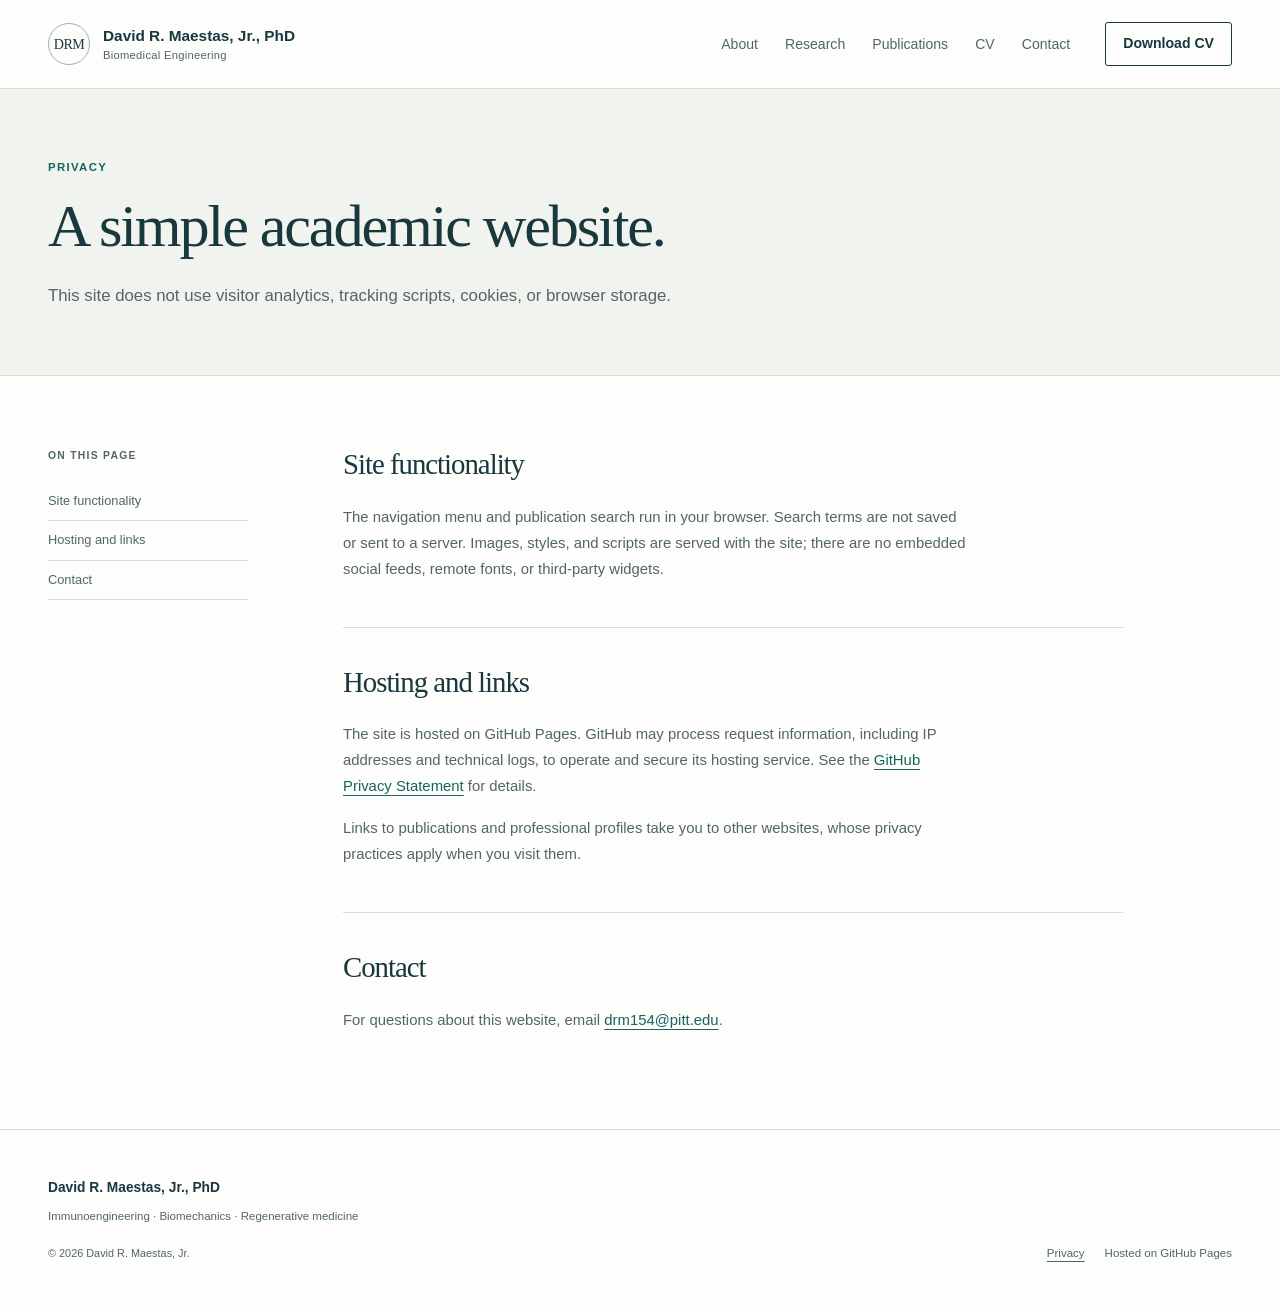
<file: privacy.html>
<!DOCTYPE html>
<html lang="en">
  <head>
    <meta charset="utf-8">
    <meta name="viewport" content="width=device-width, initial-scale=1">
    <title>Privacy | David R. Maestas, Jr., PhD</title>
    <meta name="description" content="Privacy information for the academic website of David R. Maestas, Jr., PhD.">
    <meta name="robots" content="index,follow,max-image-preview:large">
    <link rel="canonical" href="https://david-maestas.github.io/privacy.html">
    <meta property="og:type" content="website">
    <meta property="og:title" content="Privacy | David R. Maestas, Jr., PhD">
    <meta property="og:description" content="A simple academic website without visitor analytics, cookies, or browser storage.">
    <meta property="og:url" content="https://david-maestas.github.io/privacy.html">
    <meta property="og:image" content="https://david-maestas.github.io/assets/david-maestas-headshot.jpg">
    <meta name="theme-color" content="#18383e">
    <meta property="og:site_name" content="David R. Maestas, Jr., PhD">
    <meta property="og:locale" content="en_US">
    <meta property="og:image:alt" content="David R. Maestas, Jr., PhD">
    <meta name="twitter:card" content="summary_large_image">
    <link rel="icon" type="image/svg+xml" href="assets/favicon.svg">
    <link rel="stylesheet" href="style.css">
  </head>
  <body class="page-privacy">
    <a class="skip-link" href="#main-content">Skip to main content</a>
    <header class="site-header">
      <nav class="nav container" aria-label="Main navigation">
        <a class="brand" href="index.html" aria-label="David R. Maestas, Jr. home"><span class="brand-mark" aria-hidden="true">DRM</span><span class="brand-text"><strong>David R. Maestas, Jr., PhD</strong><small>Biomedical Engineering</small></span></a>
        <button class="nav-toggle" type="button" aria-expanded="false" aria-controls="nav-menu" aria-label="Toggle navigation"><span class="menu-label">Menu</span><span class="menu-icon" aria-hidden="true"><span></span><span></span></span></button>
        <div class="nav-menu" id="nav-menu"><a href="index.html#about">About</a><a href="research.html">Research</a><a href="publications.html">Publications</a><a href="cv.html">CV</a><a href="contact.html">Contact</a><a class="nav-button" href="assets/CV_David_Maestas_Nov_2026.pdf" download="David_R_Maestas_CV_Nov_2026.pdf">Download CV</a></div>
      </nav>
    </header>
    <main id="main-content" tabindex="-1">
      <section class="page-header privacy-header">
        <div class="container">
          <p class="eyebrow">Privacy</p>
          <h1>A simple academic website.</h1>
          <p>This site does not use visitor analytics, tracking scripts, cookies, or browser storage.</p>
        </div>
      </section>
      <div class="container content-layout privacy-layout">
        <aside class="section-nav">
          <p class="nav-caption">On this page</p>
          <nav aria-label="On this page"><a class="section-nav-link" href="#site-functionality">Site functionality</a><a class="section-nav-link" href="#hosting-and-links">Hosting and links</a><a class="section-nav-link" href="#contact">Contact</a></nav>
        </aside>
        <div class="privacy-content">
          <article class="policy-block" id="site-functionality">
            <h2>Site functionality</h2>
            <p>The navigation menu and publication search run in your browser. Search terms are not saved or sent to a server. Images, styles, and scripts are served with the site; there are no embedded social feeds, remote fonts, or third-party widgets.</p>
          </article>
          <article class="policy-block" id="hosting-and-links">
            <h2>Hosting and links</h2>
            <p>The site is hosted on GitHub Pages. GitHub may process request information, including IP addresses and technical logs, to operate and secure its hosting service. See the <a href="https://docs.github.com/en/site-policy/privacy-policies/github-general-privacy-statement">GitHub Privacy Statement</a> for details.</p>
            <p>Links to publications and professional profiles take you to other websites, whose privacy practices apply when you visit them.</p>
          </article>
          <article class="policy-block" id="contact">
            <h2>Contact</h2>
            <p>For questions about this website, email <a href="mailto:drm154@pitt.edu">drm154@pitt.edu</a>.</p>
          </article>
        </div>
      </div>
    </main>
    <footer class="site-footer">
      <div class="container footer-inner">
        <div class="footer-identity">
          <p class="footer-name">David R. Maestas, Jr., PhD</p>
          <p class="footer-discipline">Immunoengineering · Biomechanics · Regenerative medicine</p>
          <p>&copy; 2026 David R. Maestas, Jr.</p>
        </div>
        <nav class="footer-links" aria-label="Footer navigation"><a href="privacy.html" aria-current="page">Privacy</a><span>Hosted on GitHub Pages</span></nav>
      </div>
    </footer>
    <script src="script.js"></script>
  </body>
</html>
</file>
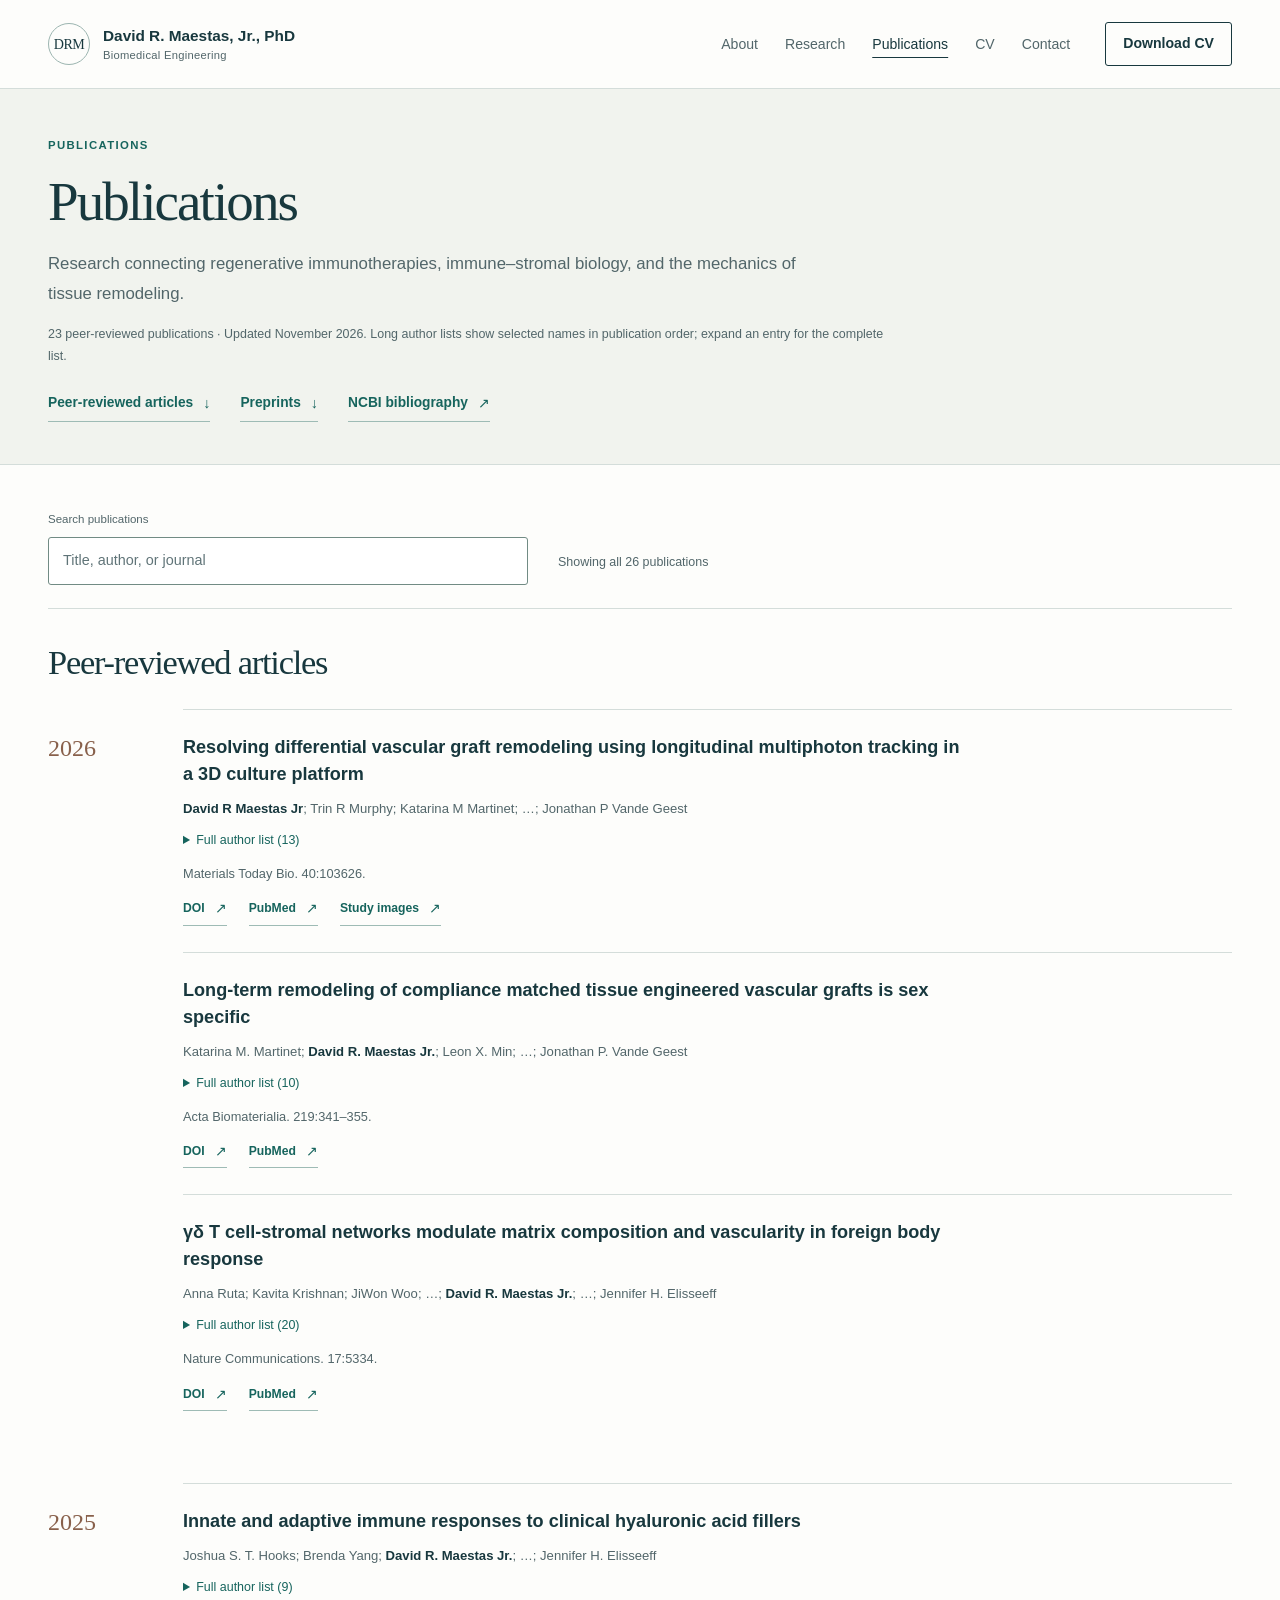
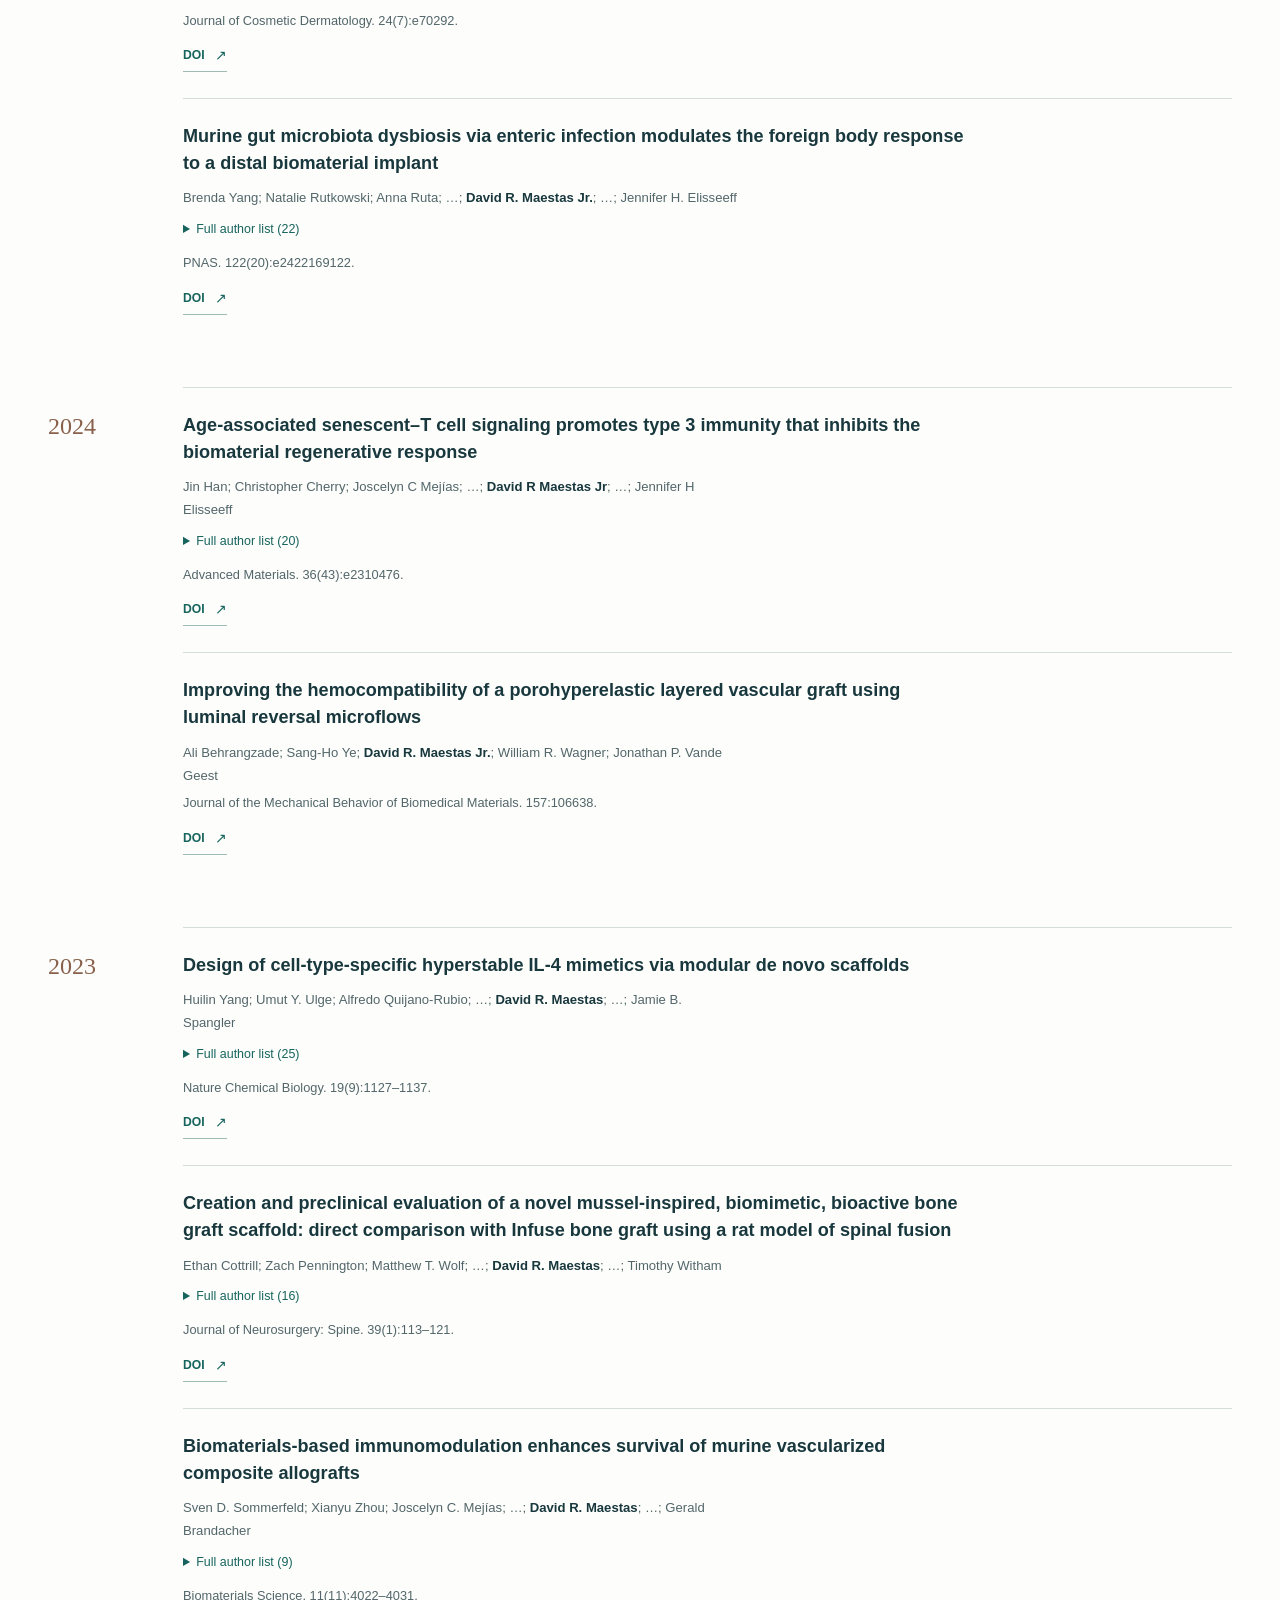
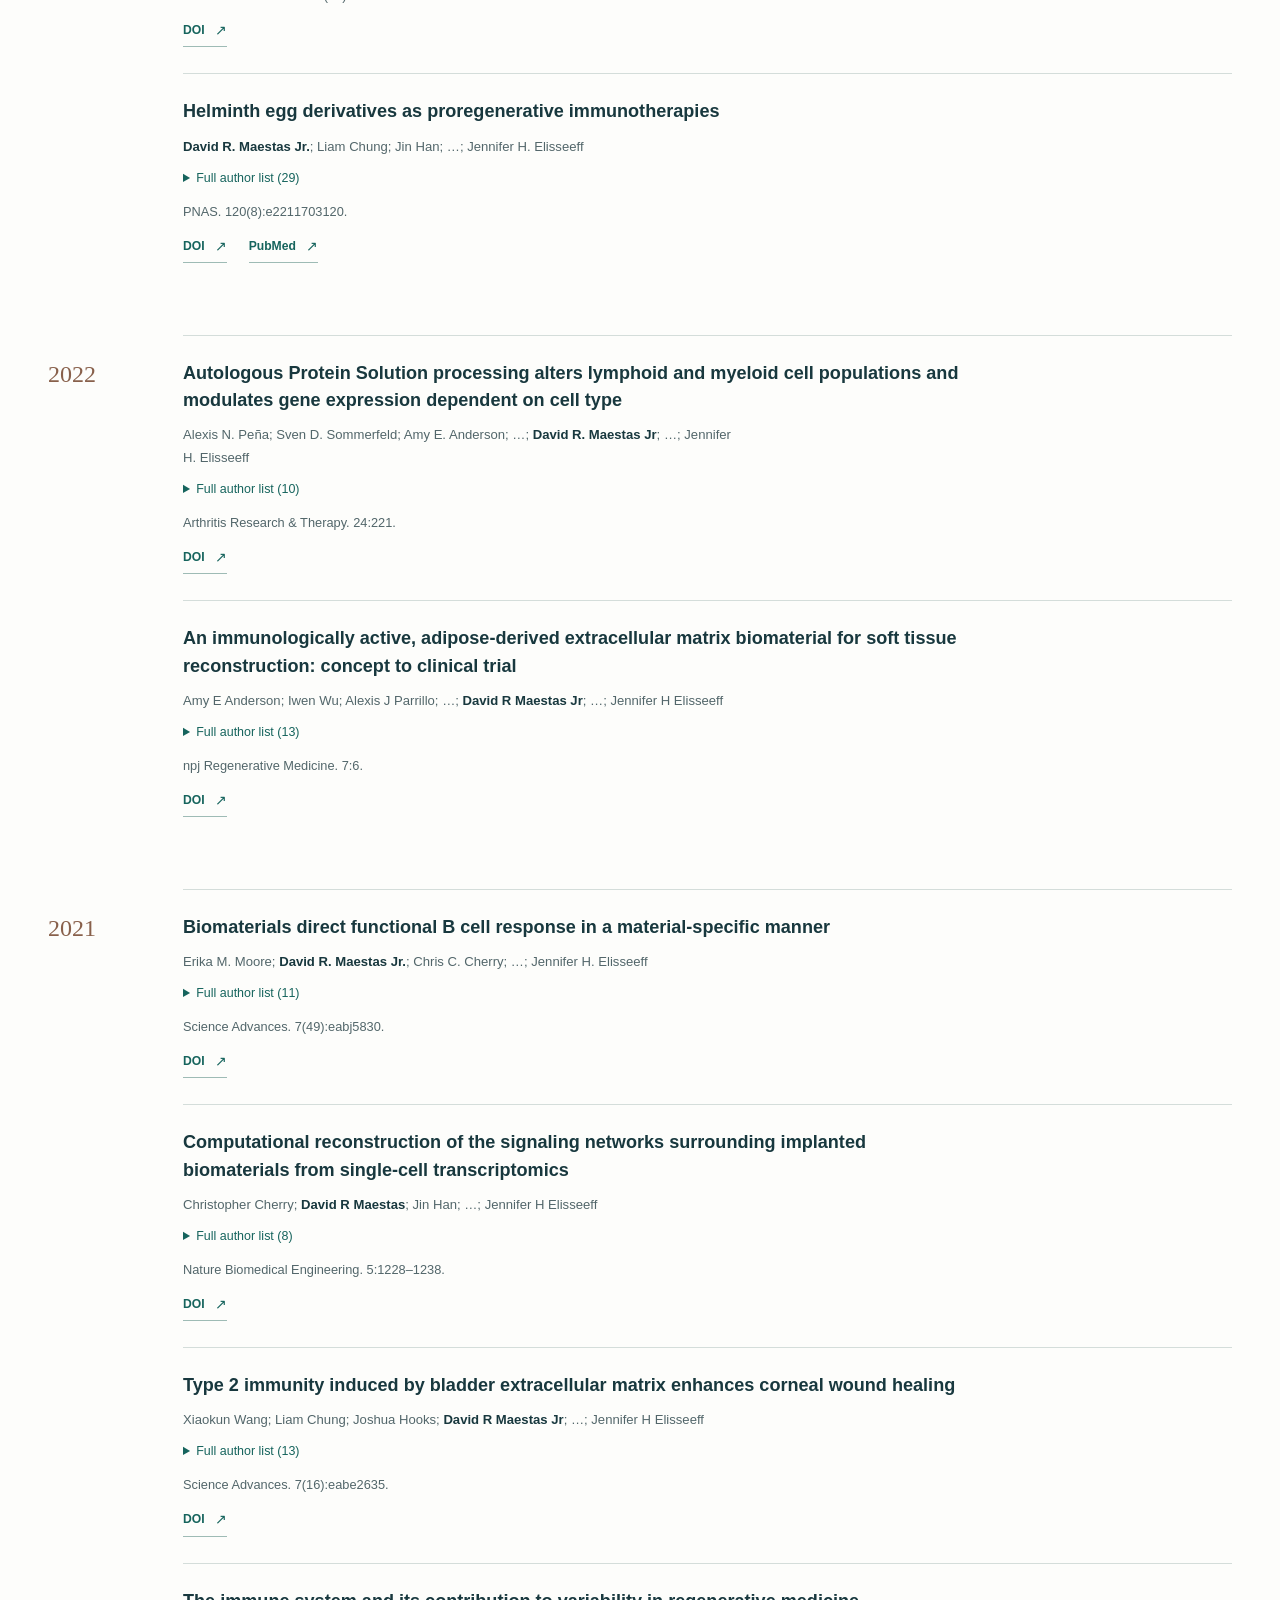
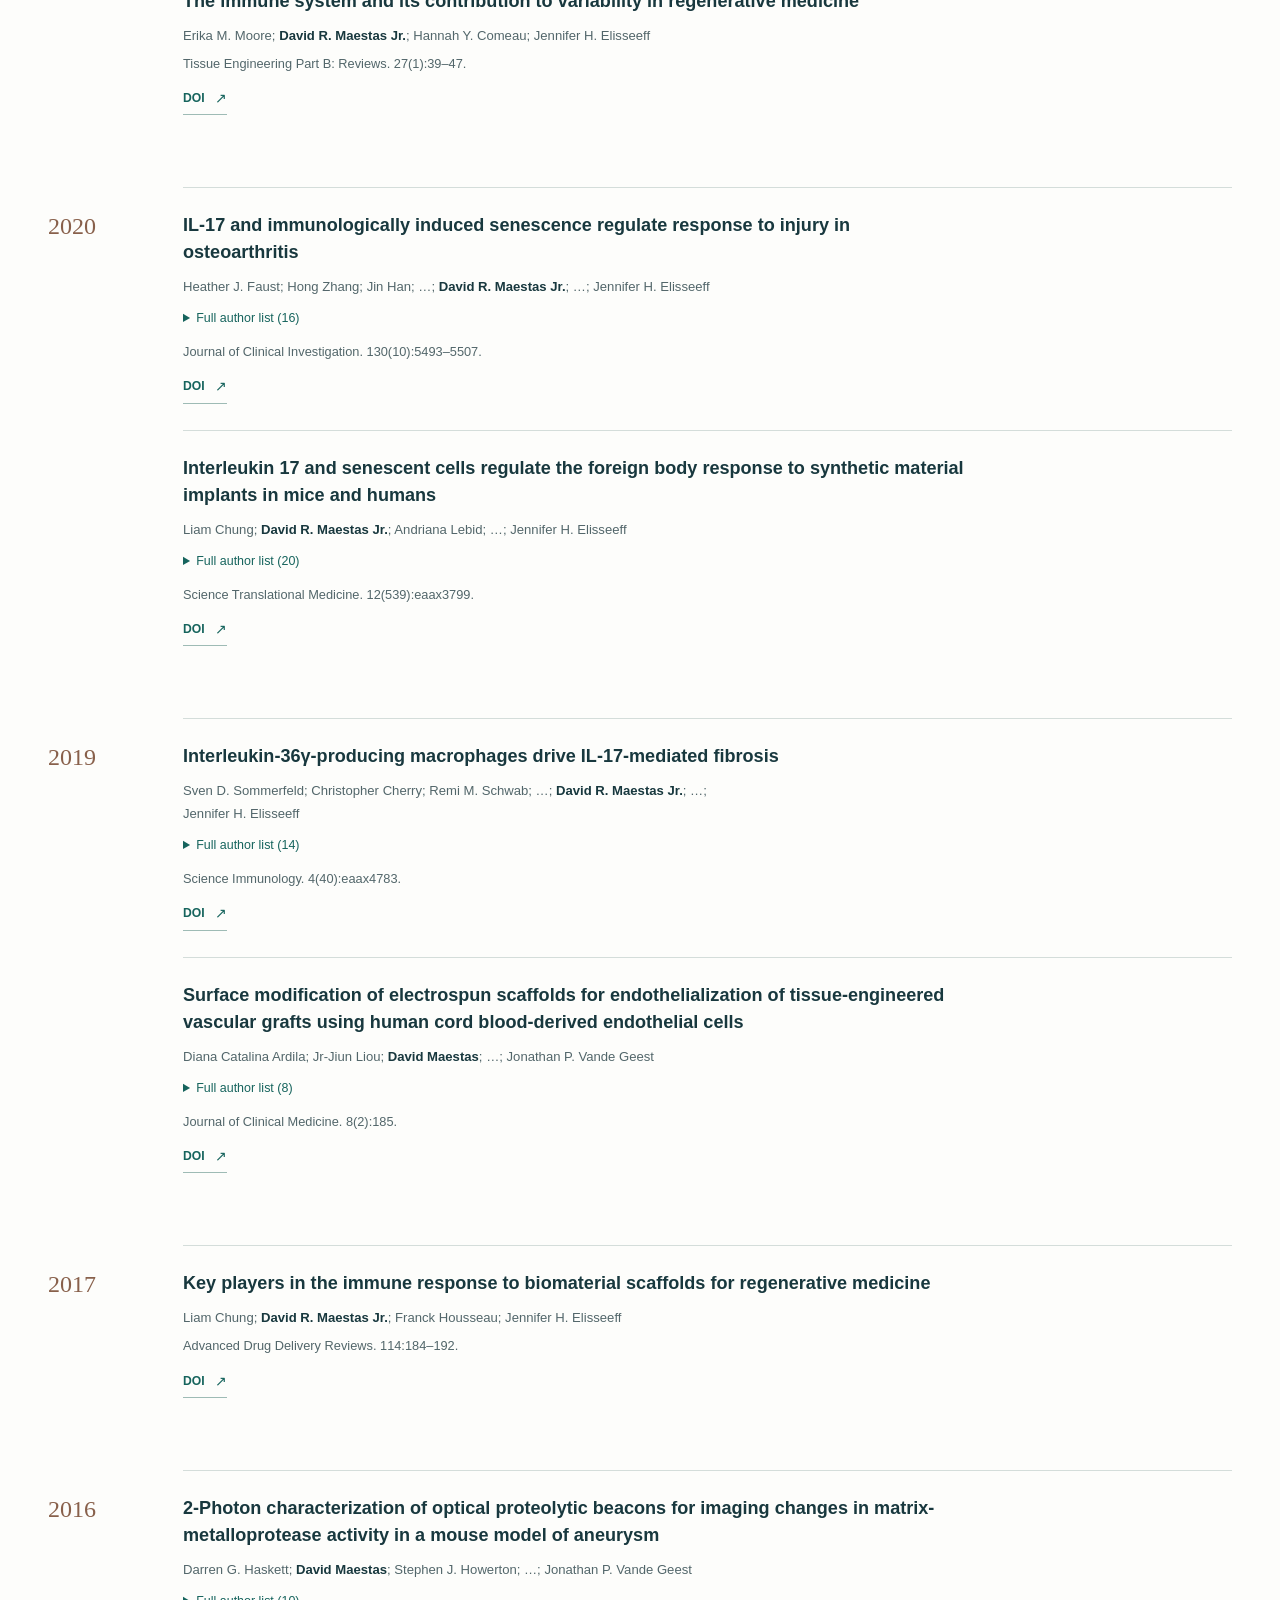
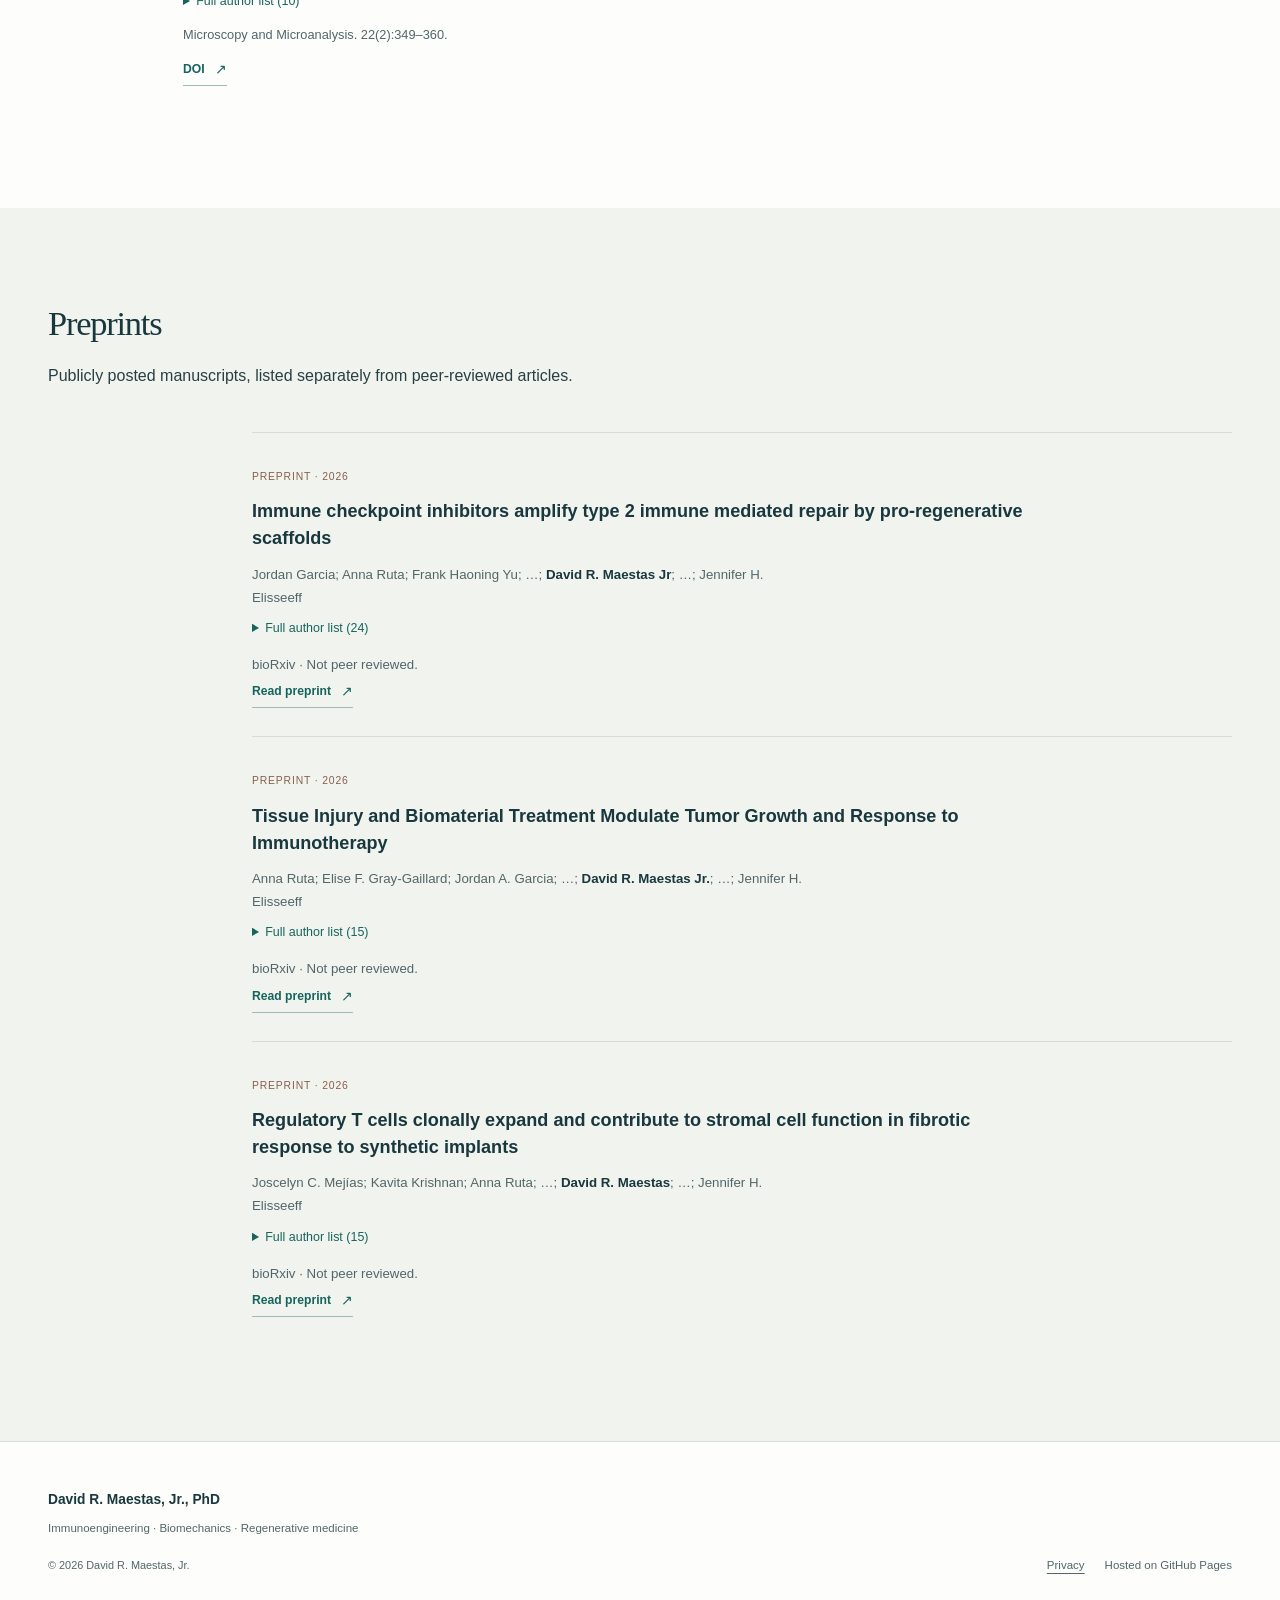
<file: publications.html>
<!DOCTYPE html>
<html lang="en">
  <head>
    <meta charset="utf-8">
    <meta name="viewport" content="width=device-width, initial-scale=1">
    <title>Publications | David R. Maestas, Jr., PhD</title>
    <meta name="description" content="23 peer-reviewed publications by David R. Maestas, Jr., PhD, on regenerative immunotherapy, biomaterials, tissue remodeling, and immune–stromal biology.">
    <meta name="robots" content="index,follow,max-image-preview:large">
    <link rel="canonical" href="https://david-maestas.github.io/publications.html">
    <meta property="og:type" content="website">
    <meta property="og:title" content="Publications | David R. Maestas, Jr., PhD">
    <meta property="og:description" content="23 peer-reviewed publications by David R. Maestas, Jr., PhD, on regenerative immunotherapy, biomaterials, tissue remodeling, and immune–stromal biology.">
    <meta property="og:url" content="https://david-maestas.github.io/publications.html">
    <meta property="og:image" content="https://david-maestas.github.io/assets/david-maestas-headshot.jpg">
    <meta name="theme-color" content="#18383e">
    <meta property="og:site_name" content="David R. Maestas, Jr., PhD">
    <meta property="og:locale" content="en_US">
    <meta property="og:image:alt" content="David R. Maestas, Jr., PhD">
    <meta name="twitter:card" content="summary_large_image">
    <link rel="icon" type="image/svg+xml" href="assets/favicon.svg">
    <link rel="stylesheet" href="style.css?v=editorial-20261103">
  </head>
  <body class="page-publications">
    <a class="skip-link" href="#main-content">Skip to main content</a>
    <header class="site-header">
      <nav class="nav container" aria-label="Main navigation">
        <a class="brand" href="index.html" aria-label="David R. Maestas, Jr. home"><span class="brand-mark" aria-hidden="true">DRM</span><span class="brand-text"><strong>David R. Maestas, Jr., PhD</strong><small>Biomedical Engineering</small></span></a>
        <button class="nav-toggle" type="button" aria-expanded="false" aria-controls="nav-menu" aria-label="Toggle navigation"><span class="menu-label">Menu</span><span class="menu-icon" aria-hidden="true"><span></span><span></span></span></button>
        <div class="nav-menu" id="nav-menu"><a href="index.html#about">About</a><a href="research.html">Research</a><a class="active" href="publications.html" aria-current="page">Publications</a><a href="cv.html">CV</a><a href="contact.html">Contact</a><a class="nav-button" href="assets/CV_David_Maestas_Nov_2026.pdf" download="David_R_Maestas_CV_Nov_2026.pdf">Download CV</a></div>
      </nav>
    </header>
    <main id="main-content" tabindex="-1">
      <section class="page-header">
        <div class="container">
          <p class="eyebrow">Publications</p>
          <h1>Publications</h1>
          <p>Research connecting regenerative immunotherapies, immune–stromal biology, and the mechanics of tissue remodeling.</p>
          <p class="page-updated">23 peer-reviewed publications · Updated November 2026. Long author lists show selected names in publication order; expand an entry for the complete list.</p>
          <div class="anchor-links"><a class="text-link" href="#peer-reviewed">Peer-reviewed articles</a><a class="text-link" href="#preprints">Preprints</a><a class="text-link" href="https://www.ncbi.nlm.nih.gov/myncbi/david.maestas.1/bibliography/public/">NCBI bibliography</a></div>
        </div>
      </section>
      <section class="section publication-list-section" id="peer-reviewed">
        <div class="container">
          <div class="publication-tools">
            <div class="search-field"><label for="publication-search">Search publications</label><input id="publication-search" type="search" placeholder="Title, author, or journal" autocomplete="off" aria-controls="peer-reviewed preprints"></div>
            <p class="search-result" id="publication-results" aria-live="polite" role="status">Showing all 26 publications</p>
            <button class="clear-search" type="button" id="clear-publication-search" hidden>Clear search</button>
          </div>
          <div class="section-heading">
            <h2>Peer-reviewed articles</h2>
          </div>
          <div class="publication-years">
            <div class="publication-year-group" data-year-group="2026">
              <h3 class="publication-year">2026</h3>
              <div class="publication-year-entries">
                <article class="publication-entry" id="publication-1" data-publication="article" data-author-search="David R. Maestas Jr David Maestas Maestas DR Jr">
                  <h4>Resolving differential vascular graft remodeling using longitudinal multiphoton tracking in a 3D culture platform</h4>
                  <p class="authors"><strong>David R Maestas Jr</strong>; Trin R Murphy; Katarina M Martinet; …; Jonathan P Vande Geest</p>
                  <details class="citation-authors">
                    <summary>Full author list (13)</summary>
                    <p class="authors"><strong>David R Maestas Jr</strong>; Trin R Murphy; Katarina M Martinet; Tracey Moyston; Leon Xuanyu Min; Ali Behrangzade; Brock J Pemberton; Jincy Joy; Sang-Ho Ye; George S Hussey; Mohamad Azhar; William R Wagner; Jonathan P Vande Geest</p>
                  </details>
                  <p class="venue">Materials Today Bio. 40:103626.</p>
                  <div class="button-row small"><a class="text-link" href="https://doi.org/10.1016/j.mtbio.2026.103626" aria-label="Read Resolving differential vascular graft remodeling using longitudinal multiphoton tracking in a 3D culture platform via DOI">DOI</a><a class="text-link" href="https://pubmed.ncbi.nlm.nih.gov/42761648/" aria-label="Resolving differential vascular graft remodeling using longitudinal multiphoton tracking in a 3D culture platform on PubMed">PubMed</a><a class="text-link" href="research.html#experimental-platforms" aria-label="View study images from the Materials Today Bio culture platform paper">Study images</a></div>
          </article>
                <article class="publication-entry" id="publication-2" data-publication="article" data-author-search="David R. Maestas Jr David Maestas Maestas DR Jr">
                  <h4>Long-term remodeling of compliance matched tissue engineered vascular grafts is sex specific</h4>
                  <p class="authors">Katarina M. Martinet; <strong>David R. Maestas Jr.</strong>; Leon X. Min; …; Jonathan P. Vande Geest</p>
                  <details class="citation-authors">
                    <summary>Full author list (10)</summary>
                    <p class="authors">Katarina M. Martinet; <strong>David R. Maestas Jr.</strong>; Leon X. Min; Reyhaneh Gholami; Keishi Kohyama; Jacqueline L. Avila; Sang Ho Ye; Kang Kim; William R. Wagner; Jonathan P. Vande Geest</p>
                  </details>
                  <p class="venue">Acta Biomaterialia. 219:341–355.</p>
                  <div class="button-row small"><a class="text-link" href="https://doi.org/10.1016/j.actbio.2026.06.042" aria-label="Read Long-term remodeling of compliance matched tissue engineered vascular grafts is sex specific via DOI">DOI</a><a class="text-link" href="https://pubmed.ncbi.nlm.nih.gov/42349735/" aria-label="Long-term remodeling of compliance matched tissue engineered vascular grafts is sex specific on PubMed">PubMed</a></div>
          </article>
                <article class="publication-entry" id="publication-3" data-publication="article" data-author-search="David R. Maestas Jr David Maestas Maestas DR Jr">
                  <h4>γδ T cell-stromal networks modulate matrix composition and vascularity in foreign body response</h4>
                  <p class="authors">Anna Ruta; Kavita Krishnan; JiWon Woo; …; <strong>David R. Maestas Jr.</strong>; …; Jennifer H. Elisseeff</p>
                  <details class="citation-authors">
                    <summary>Full author list (20)</summary>
                    <p class="authors">Anna Ruta; Kavita Krishnan; JiWon Woo; Joscelyn C. Mejías; Elise F. Gray-Gaillard; <strong>David R. Maestas Jr.</strong>; Helen Hieu Nguyen; Alexandra N. Rindone; Christopher Cherry; Michael Patatanian; Frank Haoning Yu; Brenda Yang; Connor Amelung; Christina D. King; Birgit Schilling; Sharon Gerecht; Elana J. Fertig; Locke Davenport Huyer; Drew M. Pardoll; Jennifer H. Elisseeff</p>
                  </details>
                  <p class="venue">Nature Communications. 17:5334.</p>
                  <div class="button-row small"><a class="text-link" href="https://doi.org/10.1038/s41467-026-71540-7" aria-label="Read γδ T cell-stromal networks modulate matrix composition and vascularity in foreign body response via DOI">DOI</a><a class="text-link" href="https://pubmed.ncbi.nlm.nih.gov/41997939/" aria-label="γδ T cell-stromal networks modulate matrix composition and vascularity in foreign body response on PubMed">PubMed</a></div>
          </article>
              </div>
            </div>
            <div class="publication-year-group" data-year-group="2025">
              <h3 class="publication-year">2025</h3>
              <div class="publication-year-entries">
                <article class="publication-entry" id="publication-4" data-publication="article" data-author-search="David R. Maestas Jr David Maestas Maestas DR Jr">
                  <h4>Innate and adaptive immune responses to clinical hyaluronic acid fillers</h4>
                  <p class="authors">Joshua S. T. Hooks; Brenda Yang; <strong>David R. Maestas Jr.</strong>; …; Jennifer H. Elisseeff</p>
                  <details class="citation-authors">
                    <summary>Full author list (9)</summary>
                    <p class="authors">Joshua S. T. Hooks; Brenda Yang; <strong>David R. Maestas Jr.</strong>; James I. Andorko; Anna Ruta; Joscelyn C. Mejias; Sean H. Kelly; Christopher K. Hee; Jennifer H. Elisseeff</p>
                  </details>
                  <p class="venue">Journal of Cosmetic Dermatology. 24(7):e70292.</p>
                  <div class="button-row small"><a class="text-link" href="https://doi.org/10.1111/jocd.70292" aria-label="Read Innate and adaptive immune responses to clinical hyaluronic acid fillers via DOI">DOI</a></div>
          </article>
                <article class="publication-entry" id="publication-5" data-publication="article" data-author-search="David R. Maestas Jr David Maestas Maestas DR Jr">
                  <h4>Murine gut microbiota dysbiosis via enteric infection modulates the foreign body response to a distal biomaterial implant</h4>
                  <p class="authors">Brenda Yang; Natalie Rutkowski; Anna Ruta; …; <strong>David R. Maestas Jr.</strong>; …; Jennifer H. Elisseeff</p>
                  <details class="citation-authors">
                    <summary>Full author list (22)</summary>
                    <p class="authors">Brenda Yang; Natalie Rutkowski; Anna Ruta; Elise Gray-Gaillard; <strong>David R. Maestas Jr.</strong>; Sean H. Kelly; Kavita Krishnan; Xinqun Wu; Shaoguang Wu; Allen Chen; Joscelyn C. Mejías; Joshua S. T. Hooks; Isabel Vanderzee; Patricia Mensah; Nazmiye Celik; Marie Eric; Peter Abraham; Ada Tam; Franck Housseau; Drew M. Pardoll; Cynthia L. Sears; Jennifer H. Elisseeff</p>
                  </details>
                  <p class="venue">PNAS. 122(20):e2422169122.</p>
                  <div class="button-row small"><a class="text-link" href="https://doi.org/10.1073/pnas.2422169122" aria-label="Read Murine gut microbiota dysbiosis via enteric infection modulates the foreign body response to a distal biomaterial implant via DOI">DOI</a></div>
          </article>
              </div>
            </div>
            <div class="publication-year-group" data-year-group="2024">
              <h3 class="publication-year">2024</h3>
              <div class="publication-year-entries">
                <article class="publication-entry" id="publication-6" data-publication="article" data-author-search="David R. Maestas Jr David Maestas Maestas DR Jr">
                  <h4>Age-associated senescent–T cell signaling promotes type 3 immunity that inhibits the biomaterial regenerative response</h4>
                  <p class="authors">Jin Han; Christopher Cherry; Joscelyn C Mejías; …; <strong>David R Maestas Jr</strong>; …; Jennifer H Elisseeff</p>
                  <details class="citation-authors">
                    <summary>Full author list (20)</summary>
                    <p class="authors">Jin Han; Christopher Cherry; Joscelyn C Mejías; Kavita Krishnan; Anna Ruta; <strong>David R Maestas Jr</strong>; Alexis N Peña; Helen Hieu Nguyen; Sushma Nagaraj; Brenda Yang; Elise F Gray-Gaillard; Natalie Rutkowski; Maria Browne; Ada J Tam; Elana J Fertig; Franck Housseau; Sudipto Ganguly; Erika M Moore; Drew M Pardoll; Jennifer H Elisseeff</p>
                  </details>
                  <p class="venue">Advanced Materials. 36(43):e2310476.</p>
                  <div class="button-row small"><a class="text-link" href="https://doi.org/10.1002/adma.202310476" aria-label="Read Age-associated senescent–T cell signaling promotes type 3 immunity that inhibits the biomaterial regenerative response via DOI">DOI</a></div>
          </article>
                <article class="publication-entry" id="publication-7" data-publication="article" data-author-search="David R. Maestas Jr David Maestas Maestas DR Jr">
                  <h4>Improving the hemocompatibility of a porohyperelastic layered vascular graft using luminal reversal microflows</h4>
                  <p class="authors">Ali Behrangzade; Sang-Ho Ye; <strong>David R. Maestas Jr.</strong>; William R. Wagner; Jonathan P. Vande Geest</p>
                  <p class="venue">Journal of the Mechanical Behavior of Biomedical Materials. 157:106638.</p>
                  <div class="button-row small"><a class="text-link" href="https://doi.org/10.1016/j.jmbbm.2024.106638" aria-label="Read Improving the hemocompatibility of a porohyperelastic layered vascular graft using luminal reversal microflows via DOI">DOI</a></div>
          </article>
              </div>
            </div>
            <div class="publication-year-group" data-year-group="2023">
              <h3 class="publication-year">2023</h3>
              <div class="publication-year-entries">
                <article class="publication-entry" id="publication-8" data-publication="article" data-author-search="David R. Maestas Jr David Maestas Maestas DR Jr">
                  <h4>Design of cell-type-specific hyperstable IL-4 mimetics via modular de novo scaffolds</h4>
                  <p class="authors">Huilin Yang; Umut Y. Ulge; Alfredo Quijano-Rubio; …; <strong>David R. Maestas</strong>; …; Jamie B. Spangler</p>
                  <details class="citation-authors">
                    <summary>Full author list (25)</summary>
                    <p class="authors">Huilin Yang; Umut Y. Ulge; Alfredo Quijano-Rubio; Zachary J. Bernstein; <strong>David R. Maestas</strong>; Jung-Ho Chun; Wentao Wang; Jian-Xin Lin; Kevin M. Jude; Srujan Singh; Brian T. Orcutt-Jahns; Peng Li; Jody Mou; Liam Chung; Yun-Huai Kuo; Yasmin H. Ali; Aaron S. Meyer; Warren L. Grayson; Nicola M. Heller; K. Christopher Garcia; Warren J. Leonard; Daniel-Adriano Silva; Jennifer H. Elisseeff; David Baker; Jamie B. Spangler</p>
                  </details>
                  <p class="venue">Nature Chemical Biology. 19(9):1127–1137.</p>
                  <div class="button-row small"><a class="text-link" href="https://doi.org/10.1038/s41589-023-01313-6" aria-label="Read Design of cell-type-specific hyperstable IL-4 mimetics via modular de novo scaffolds via DOI">DOI</a></div>
          </article>
                <article class="publication-entry" id="publication-9" data-publication="article" data-author-search="David R. Maestas Jr David Maestas Maestas DR Jr">
                  <h4>Creation and preclinical evaluation of a novel mussel-inspired, biomimetic, bioactive bone graft scaffold: direct comparison with Infuse bone graft using a rat model of spinal fusion</h4>
                  <p class="authors">Ethan Cottrill; Zach Pennington; Matthew T. Wolf; …; <strong>David R. Maestas</strong>; …; Timothy Witham</p>
                  <details class="citation-authors">
                    <summary>Full author list (16)</summary>
                    <p class="authors">Ethan Cottrill; Zach Pennington; Matthew T. Wolf; Naomi Dirckx; Jeff Ehresman; Alexander Perdomo-Pantoja; Christian Rajkovic; Jessica Lin; <strong>David R. Maestas</strong>; Ashlie Mageau; Dennis Lambrechts; Veronica Stewart; Daniel M. Sciubba; Nicholas Theodore; Jennifer H. Elisseeff; Timothy Witham</p>
                  </details>
                  <p class="venue">Journal of Neurosurgery: Spine. 39(1):113–121.</p>
                  <div class="button-row small"><a class="text-link" href="https://doi.org/10.3171/2023.2.SPINE22936" aria-label="Read Creation and preclinical evaluation of a novel mussel-inspired, biomimetic, bioactive bone graft scaffold: direct comparison with Infuse bone graft using a rat model of spinal fusion via DOI">DOI</a></div>
          </article>
                <article class="publication-entry" id="publication-10" data-publication="article" data-author-search="David R. Maestas Jr David Maestas Maestas DR Jr">
                  <h4>Biomaterials-based immunomodulation enhances survival of murine vascularized composite allografts</h4>
                  <p class="authors">Sven D. Sommerfeld; Xianyu Zhou; Joscelyn C. Mejías; …; <strong>David R. Maestas</strong>; …; Gerald Brandacher</p>
                  <details class="citation-authors">
                    <summary>Full author list (9)</summary>
                    <p class="authors">Sven D. Sommerfeld; Xianyu Zhou; Joscelyn C. Mejías; Byoung Chol Oh; <strong>David R. Maestas</strong>; Georg J. Furtmüller; Philippe A. Laffont; Jennifer H. Elisseeff; Gerald Brandacher</p>
                  </details>
                  <p class="venue">Biomaterials Science. 11(11):4022–4031.</p>
                  <div class="button-row small"><a class="text-link" href="https://doi.org/10.1039/D2BM01845D" aria-label="Read Biomaterials-based immunomodulation enhances survival of murine vascularized composite allografts via DOI">DOI</a></div>
          </article>
                <article class="publication-entry" id="publication-11" data-publication="article" data-author-search="David R. Maestas Jr David Maestas Maestas DR Jr">
                  <h4>Helminth egg derivatives as proregenerative immunotherapies</h4>
                  <p class="authors"><strong>David R. Maestas Jr.</strong>; Liam Chung; Jin Han; …; Jennifer H. Elisseeff</p>
                  <details class="citation-authors">
                    <summary>Full author list (29)</summary>
                    <p class="authors"><strong>David R. Maestas Jr.</strong>; Liam Chung; Jin Han; Xiaokun Wang; Sven D. Sommerfeld; Sean H. Kelly; Erika Moore; Helen Hieu Nguyen; Joscelyn C. Mejías; Alexis N. Peña; Hong Zhang; Joshua S. T. Hooks; Alexander F. Chin; James I. Andorko; Cynthia A. Berlinicke; Kavita Krishnan; Younghwan Choi; Amy E. Anderson; Ronak Mahatme; Christopher Mejia; Marie Eric; JiWon Woo; Sudipto Ganguly; Donald J. Zack; Liang Zhao; Edward J. Pearce; Franck Housseau; Drew M. Pardoll; Jennifer H. Elisseeff</p>
                  </details>
                  <p class="venue">PNAS. 120(8):e2211703120.</p>
                  <div class="button-row small"><a class="text-link" href="https://doi.org/10.1073/pnas.2211703120" aria-label="Read Helminth egg derivatives as proregenerative immunotherapies via DOI">DOI</a><a class="text-link" href="https://pubmed.ncbi.nlm.nih.gov/36780522/" aria-label="Helminth egg derivatives as proregenerative immunotherapies on PubMed">PubMed</a></div>
          </article>
              </div>
            </div>
            <div class="publication-year-group" data-year-group="2022">
              <h3 class="publication-year">2022</h3>
              <div class="publication-year-entries">
                <article class="publication-entry" id="publication-12" data-publication="article" data-author-search="David R. Maestas Jr David Maestas Maestas DR Jr">
                  <h4>Autologous Protein Solution processing alters lymphoid and myeloid cell populations and modulates gene expression dependent on cell type</h4>
                  <p class="authors">Alexis N. Peña; Sven D. Sommerfeld; Amy E. Anderson; …; <strong>David R. Maestas Jr</strong>; …; Jennifer H. Elisseeff</p>
                  <details class="citation-authors">
                    <summary>Full author list (10)</summary>
                    <p class="authors">Alexis N. Peña; Sven D. Sommerfeld; Amy E. Anderson; Jin Han; <strong>David R. Maestas Jr</strong>; Joscelyn C. Mejias; Jennifer Woodell-May; William King; Sudipto Ganguly; Jennifer H. Elisseeff</p>
                  </details>
                  <p class="venue">Arthritis Research &amp; Therapy. 24:221.</p>
                  <div class="button-row small"><a class="text-link" href="https://doi.org/10.1186/s13075-022-02875-x" aria-label="Read Autologous Protein Solution processing alters lymphoid and myeloid cell populations and modulates gene expression dependent on cell type via DOI">DOI</a></div>
          </article>
                <article class="publication-entry" id="publication-13" data-publication="article" data-author-search="David R. Maestas Jr David Maestas Maestas DR Jr">
                  <h4>An immunologically active, adipose-derived extracellular matrix biomaterial for soft tissue reconstruction: concept to clinical trial</h4>
                  <p class="authors">Amy E Anderson; Iwen Wu; Alexis J Parrillo; …; <strong>David R Maestas Jr</strong>; …; Jennifer H Elisseeff</p>
                  <details class="citation-authors">
                    <summary>Full author list (13)</summary>
                    <p class="authors">Amy E Anderson; Iwen Wu; Alexis J Parrillo; Matthew T Wolf; <strong>David R Maestas Jr</strong>; Ian Graham; Ada J Tam; Rachael M Payne; Jeffrey Aston; Carisa M Cooney; Patrick Byrne; Damon S Cooney; Jennifer H Elisseeff</p>
                  </details>
                  <p class="venue">npj Regenerative Medicine. 7:6.</p>
                  <div class="button-row small"><a class="text-link" href="https://doi.org/10.1038/s41536-021-00197-1" aria-label="Read An immunologically active, adipose-derived extracellular matrix biomaterial for soft tissue reconstruction: concept to clinical trial via DOI">DOI</a></div>
          </article>
              </div>
            </div>
            <div class="publication-year-group" data-year-group="2021">
              <h3 class="publication-year">2021</h3>
              <div class="publication-year-entries">
                <article class="publication-entry" id="publication-14" data-publication="article" data-author-search="David R. Maestas Jr David Maestas Maestas DR Jr">
                  <h4>Biomaterials direct functional B cell response in a material-specific manner</h4>
                  <p class="authors">Erika M. Moore; <strong>David R. Maestas Jr.</strong>; Chris C. Cherry; …; Jennifer H. Elisseeff</p>
                  <details class="citation-authors">
                    <summary>Full author list (11)</summary>
                    <p class="authors">Erika M. Moore; <strong>David R. Maestas Jr.</strong>; Chris C. Cherry; Jordan A. Garcia; Hannah Y. Comeau; Locke Davenport Huyer; Sean H. Kelly; Alexis N. Peña; Richard L. Blosser; Gedge D. Rosson; Jennifer H. Elisseeff</p>
                  </details>
                  <p class="venue">Science Advances. 7(49):eabj5830.</p>
                  <div class="button-row small"><a class="text-link" href="https://doi.org/10.1126/sciadv.abj5830" aria-label="Read Biomaterials direct functional B cell response in a material-specific manner via DOI">DOI</a></div>
          </article>
                <article class="publication-entry" id="publication-15" data-publication="article" data-author-search="David R. Maestas Jr David Maestas Maestas DR Jr">
                  <h4>Computational reconstruction of the signaling networks surrounding implanted biomaterials from single-cell transcriptomics</h4>
                  <p class="authors">Christopher Cherry; <strong>David R Maestas</strong>; Jin Han; …; Jennifer H Elisseeff</p>
                  <details class="citation-authors">
                    <summary>Full author list (8)</summary>
                    <p class="authors">Christopher Cherry; <strong>David R Maestas</strong>; Jin Han; James I Andorko; Patrick Cahan; Elana J Fertig; Lana X Garmire; Jennifer H Elisseeff</p>
                  </details>
                  <p class="venue">Nature Biomedical Engineering. 5:1228–1238.</p>
                  <div class="button-row small"><a class="text-link" href="https://doi.org/10.1038/s41551-021-00770-5" aria-label="Read Computational reconstruction of the signaling networks surrounding implanted biomaterials from single-cell transcriptomics via DOI">DOI</a></div>
          </article>
                <article class="publication-entry" id="publication-16" data-publication="article" data-author-search="David R. Maestas Jr David Maestas Maestas DR Jr">
                  <h4>Type 2 immunity induced by bladder extracellular matrix enhances corneal wound healing</h4>
                  <p class="authors">Xiaokun Wang; Liam Chung; Joshua Hooks; <strong>David R Maestas Jr</strong>; …; Jennifer H Elisseeff</p>
                  <details class="citation-authors">
                    <summary>Full author list (13)</summary>
                    <p class="authors">Xiaokun Wang; Liam Chung; Joshua Hooks; <strong>David R Maestas Jr</strong>; Andriana Lebid; James I Andorko; Luai Huleihel; Alexander F Chin; Matthew Wolf; Nathaniel T Remlinger; Mary Ann Stepp; Franck Housseau; Jennifer H Elisseeff</p>
                  </details>
                  <p class="venue">Science Advances. 7(16):eabe2635.</p>
                  <div class="button-row small"><a class="text-link" href="https://doi.org/10.1126/sciadv.abe2635" aria-label="Read Type 2 immunity induced by bladder extracellular matrix enhances corneal wound healing via DOI">DOI</a></div>
          </article>
                <article class="publication-entry" id="publication-17" data-publication="article" data-author-search="David R. Maestas Jr David Maestas Maestas DR Jr">
                  <h4>The immune system and its contribution to variability in regenerative medicine</h4>
                  <p class="authors">Erika M. Moore; <strong>David R. Maestas Jr.</strong>; Hannah Y. Comeau; Jennifer H. Elisseeff</p>
                  <p class="venue">Tissue Engineering Part B: Reviews. 27(1):39–47.</p>
                  <div class="button-row small"><a class="text-link" href="https://doi.org/10.1089/ten.TEB.2019.0335" aria-label="Read The immune system and its contribution to variability in regenerative medicine via DOI">DOI</a></div>
          </article>
              </div>
            </div>
            <div class="publication-year-group" data-year-group="2020">
              <h3 class="publication-year">2020</h3>
              <div class="publication-year-entries">
                <article class="publication-entry" id="publication-18" data-publication="article" data-author-search="David R. Maestas Jr David Maestas Maestas DR Jr">
                  <h4>IL-17 and immunologically induced senescence regulate response to injury in osteoarthritis</h4>
                  <p class="authors">Heather J. Faust; Hong Zhang; Jin Han; …; <strong>David R. Maestas Jr.</strong>; …; Jennifer H. Elisseeff</p>
                  <details class="citation-authors">
                    <summary>Full author list (16)</summary>
                    <p class="authors">Heather J. Faust; Hong Zhang; Jin Han; Matthew T. Wolf; Ok Hee Jeon; Kaitlyn Sadtler; Alexis N. Peña; Liam Chung; <strong>David R. Maestas Jr.</strong>; Ada J. Tam; Drew M. Pardoll; Judith Campisi; Franck Housseau; Daohong Zhou; Clifton O. Bingham III; Jennifer H. Elisseeff</p>
                  </details>
                  <p class="venue">Journal of Clinical Investigation. 130(10):5493–5507.</p>
                  <div class="button-row small"><a class="text-link" href="https://doi.org/10.1172/JCI134091" aria-label="Read IL-17 and immunologically induced senescence regulate response to injury in osteoarthritis via DOI">DOI</a></div>
          </article>
                <article class="publication-entry" id="publication-19" data-publication="article" data-author-search="David R. Maestas Jr David Maestas Maestas DR Jr">
                  <h4>Interleukin 17 and senescent cells regulate the foreign body response to synthetic material implants in mice and humans</h4>
                  <p class="authors">Liam Chung; <strong>David R. Maestas Jr.</strong>; Andriana Lebid; …; Jennifer H. Elisseeff</p>
                  <details class="citation-authors">
                    <summary>Full author list (20)</summary>
                    <p class="authors">Liam Chung; <strong>David R. Maestas Jr.</strong>; Andriana Lebid; Ashlie Mageau; Gedge D. Rosson; Xinqun Wu; Matthew T. Wolf; Ada J. Tam; Isabel Vanderzee; Xiaokun Wang; James I. Andorko; Hong Zhang; Radhika Narain; Kaitlyn Sadtler; Hongni Fan; Daniela Čiháková; Claude Jourdan Le Saux; Franck Housseau; Drew M. Pardoll; Jennifer H. Elisseeff</p>
                  </details>
                  <p class="venue">Science Translational Medicine. 12(539):eaax3799.</p>
                  <div class="button-row small"><a class="text-link" href="https://doi.org/10.1126/scitranslmed.aax3799" aria-label="Read Interleukin 17 and senescent cells regulate the foreign body response to synthetic material implants in mice and humans via DOI">DOI</a></div>
          </article>
              </div>
            </div>
            <div class="publication-year-group" data-year-group="2019">
              <h3 class="publication-year">2019</h3>
              <div class="publication-year-entries">
                <article class="publication-entry" id="publication-20" data-publication="article" data-author-search="David R. Maestas Jr David Maestas Maestas DR Jr">
                  <h4>Interleukin-36γ-producing macrophages drive IL-17-mediated fibrosis</h4>
                  <p class="authors">Sven D. Sommerfeld; Christopher Cherry; Remi M. Schwab; …; <strong>David R. Maestas Jr.</strong>; …; Jennifer H. Elisseeff</p>
                  <details class="citation-authors">
                    <summary>Full author list (14)</summary>
                    <p class="authors">Sven D. Sommerfeld; Christopher Cherry; Remi M. Schwab; Liam Chung; <strong>David R. Maestas Jr.</strong>; Philippe Laffont; Julie E. Stein; Ada Tam; Sudipto Ganguly; Franck Housseau; Janis M. Taube; Drew M. Pardoll; Patrick Cahan; Jennifer H. Elisseeff</p>
                  </details>
                  <p class="venue">Science Immunology. 4(40):eaax4783.</p>
                  <div class="button-row small"><a class="text-link" href="https://doi.org/10.1126/sciimmunol.aax4783" aria-label="Read Interleukin-36γ-producing macrophages drive IL-17-mediated fibrosis via DOI">DOI</a></div>
          </article>
                <article class="publication-entry" id="publication-21" data-publication="article" data-author-search="David R. Maestas Jr David Maestas Maestas DR Jr">
                  <h4>Surface modification of electrospun scaffolds for endothelialization of tissue-engineered vascular grafts using human cord blood-derived endothelial cells</h4>
                  <p class="authors">Diana Catalina Ardila; Jr-Jiun Liou; <strong>David Maestas</strong>; …; Jonathan P. Vande Geest</p>
                  <details class="citation-authors">
                    <summary>Full author list (8)</summary>
                    <p class="authors">Diana Catalina Ardila; Jr-Jiun Liou; <strong>David Maestas</strong>; Marvin J. Slepian; Michael Badowski; William R. Wagner; David Harris; Jonathan P. Vande Geest</p>
                  </details>
                  <p class="venue">Journal of Clinical Medicine. 8(2):185.</p>
                  <div class="button-row small"><a class="text-link" href="https://doi.org/10.3390/jcm8020185" aria-label="Read Surface modification of electrospun scaffolds for endothelialization of tissue-engineered vascular grafts using human cord blood-derived endothelial cells via DOI">DOI</a></div>
          </article>
              </div>
            </div>
            <div class="publication-year-group" data-year-group="2017">
              <h3 class="publication-year">2017</h3>
              <div class="publication-year-entries">
                <article class="publication-entry" id="publication-22" data-publication="article" data-author-search="David R. Maestas Jr David Maestas Maestas DR Jr">
                  <h4>Key players in the immune response to biomaterial scaffolds for regenerative medicine</h4>
                  <p class="authors">Liam Chung; <strong>David R. Maestas Jr.</strong>; Franck Housseau; Jennifer H. Elisseeff</p>
                  <p class="venue">Advanced Drug Delivery Reviews. 114:184–192.</p>
                  <div class="button-row small"><a class="text-link" href="https://doi.org/10.1016/j.addr.2017.07.006" aria-label="Read Key players in the immune response to biomaterial scaffolds for regenerative medicine via DOI">DOI</a></div>
          </article>
              </div>
            </div>
            <div class="publication-year-group" data-year-group="2016">
              <h3 class="publication-year">2016</h3>
              <div class="publication-year-entries">
                <article class="publication-entry" id="publication-23" data-publication="article" data-author-search="David R. Maestas Jr David Maestas Maestas DR Jr">
                  <h4>2-Photon characterization of optical proteolytic beacons for imaging changes in matrix-metalloprotease activity in a mouse model of aneurysm</h4>
                  <p class="authors">Darren G. Haskett; <strong>David Maestas</strong>; Stephen J. Howerton; …; Jonathan P. Vande Geest</p>
                  <details class="citation-authors">
                    <summary>Full author list (10)</summary>
                    <p class="authors">Darren G. Haskett; <strong>David Maestas</strong>; Stephen J. Howerton; Tyler Smith; D. Catalina Ardila; Tom Doetschman; Urs Utzinger; Dominic McGrath; J. Oliver McIntyre; Jonathan P. Vande Geest</p>
                  </details>
                  <p class="venue">Microscopy and Microanalysis. 22(2):349–360.</p>
                  <div class="button-row small"><a class="text-link" href="https://doi.org/10.1017/S1431927616000088" aria-label="Read 2-Photon characterization of optical proteolytic beacons for imaging changes in matrix-metalloprotease activity in a mouse model of aneurysm via DOI">DOI</a></div>
          </article>
              </div>
            </div>
          </div>
          <p class="empty-results" id="publication-empty" hidden>No matching publications. Try another title, author, or journal.</p>
        </div>
      </section>
      <section class="section section-paper preprint-section" id="preprints">
        <div class="container">
          <div class="section-heading">
            <h2>Preprints</h2>
            <p>Publicly posted manuscripts, listed separately from peer-reviewed articles.</p>
          </div>
          <div class="content-list">
            <article id="preprint-1" class="publication-entry preprint-entry" data-publication="preprint" data-author-search="David R. Maestas Jr David Maestas Maestas DR Jr">
              <span class="badge">Preprint · 2026</span>
              <h3>Immune checkpoint inhibitors amplify type 2 immune mediated repair by pro-regenerative scaffolds</h3>
              <p class="authors">Jordan Garcia; Anna Ruta; Frank Haoning Yu; …; <strong>David R. Maestas Jr</strong>; …; Jennifer H. Elisseeff</p>
                  <details class="citation-authors">
                    <summary>Full author list (24)</summary>
                    <p class="authors">Jordan Garcia; Anna Ruta; Frank Haoning Yu; Joscelyn C. Mejías; Alexis N. Peña; Natalie Rutkowski; Elise F. Gray-Gaillard; Constance Dubois; Christopher Cherry; Maria Browne; Katlin Stivers; <strong>David R. Maestas Jr</strong>; Kavita Krishnan; Alexander T.F. Bell; Elana J. Fertig; Carisa M. Cooney; Damon Cooney; Patrick Byrne; Alexander T. Hillel; Kellie N. Smith; Hongkai Ji; Robert Anders; Drew M. Pardoll; Jennifer H. Elisseeff</p>
                  </details>
              <p>bioRxiv · Not peer reviewed.</p>
              <a class="text-link" href="https://doi.org/10.64898/2026.01.31.703034" aria-label="Read preprint: Immune checkpoint inhibitors amplify type 2 immune mediated repair by pro-regenerative scaffolds">Read preprint</a>
            </article>
            <article id="preprint-2" class="publication-entry preprint-entry" data-publication="preprint" data-author-search="David R. Maestas Jr David Maestas Maestas DR Jr">
              <span class="badge">Preprint · 2026</span>
              <h3>Tissue Injury and Biomaterial Treatment Modulate Tumor Growth and Response to Immunotherapy</h3>
              <p class="authors">Anna Ruta; Elise F. Gray-Gaillard; Jordan A. Garcia; …; <strong>David R. Maestas Jr.</strong>; …; Jennifer H. Elisseeff</p>
                  <details class="citation-authors">
                    <summary>Full author list (15)</summary>
                    <p class="authors">Anna Ruta; Elise F. Gray-Gaillard; Jordan A. Garcia; Locke Davenport Huyer; Yusef Mathkour; Christopher Cherry; Michael Patatanian; Joscelyn C. Mejías; <strong>David R. Maestas Jr.</strong>; Kavita Krishnan; Peter Abraham; Matthew T. Wolf; Kellie N. Smith; Drew M. Pardoll; Jennifer H. Elisseeff</p>
                  </details>
              <p>bioRxiv · Not peer reviewed.</p>
              <a class="text-link" href="https://doi.org/10.64898/2026.02.02.703323" aria-label="Read preprint: Tissue Injury and Biomaterial Treatment Modulate Tumor Growth and Response to Immunotherapy">Read preprint</a>
            </article>
            <article id="preprint-3" class="publication-entry preprint-entry" data-publication="preprint" data-author-search="David R. Maestas Jr David Maestas Maestas DR Jr">
              <span class="badge">Preprint · 2026</span>
              <h3>Regulatory T cells clonally expand and contribute to stromal cell function in fibrotic response to synthetic implants</h3>
              <p class="authors">Joscelyn C. Mejías; Kavita Krishnan; Anna Ruta; …; <strong>David R. Maestas</strong>; …; Jennifer H. Elisseeff</p>
                  <details class="citation-authors">
                    <summary>Full author list (15)</summary>
                    <p class="authors">Joscelyn C. Mejías; Kavita Krishnan; Anna Ruta; A. Shri Ramanujam; Elise F. Gray-Gaillard; Locke Davenport Huyer; <strong>David R. Maestas</strong>; Sushma Nagaraj; Frank Haoning Yu; Alexandra N. Rindone; Peter Abraham; Maria Browne; Elana J. Fertig; Drew M. Pardoll; Jennifer H. Elisseeff</p>
                  </details>
              <p>bioRxiv · Not peer reviewed.</p>
              <a class="text-link" href="https://doi.org/10.64898/2026.01.05.697727" aria-label="Read preprint: Regulatory T cells clonally expand and contribute to stromal cell function in fibrotic response to synthetic implants">Read preprint</a>
            </article>
          </div>
        </div>
      </section>
    </main>
    <footer class="site-footer">
      <div class="container footer-inner">
        <div class="footer-identity">
          <p class="footer-name">David R. Maestas, Jr., PhD</p>
          <p class="footer-discipline">Immunoengineering · Biomechanics · Regenerative medicine</p>
          <p>&copy; 2026 David R. Maestas, Jr.</p>
        </div>
        <nav class="footer-links" aria-label="Footer navigation"><a href="privacy.html">Privacy</a><span>Hosted on GitHub Pages</span></nav>
      </div>
    </footer>
    <script src="script.js?v=editorial-20261103"></script>
  </body>
</html>
</file>
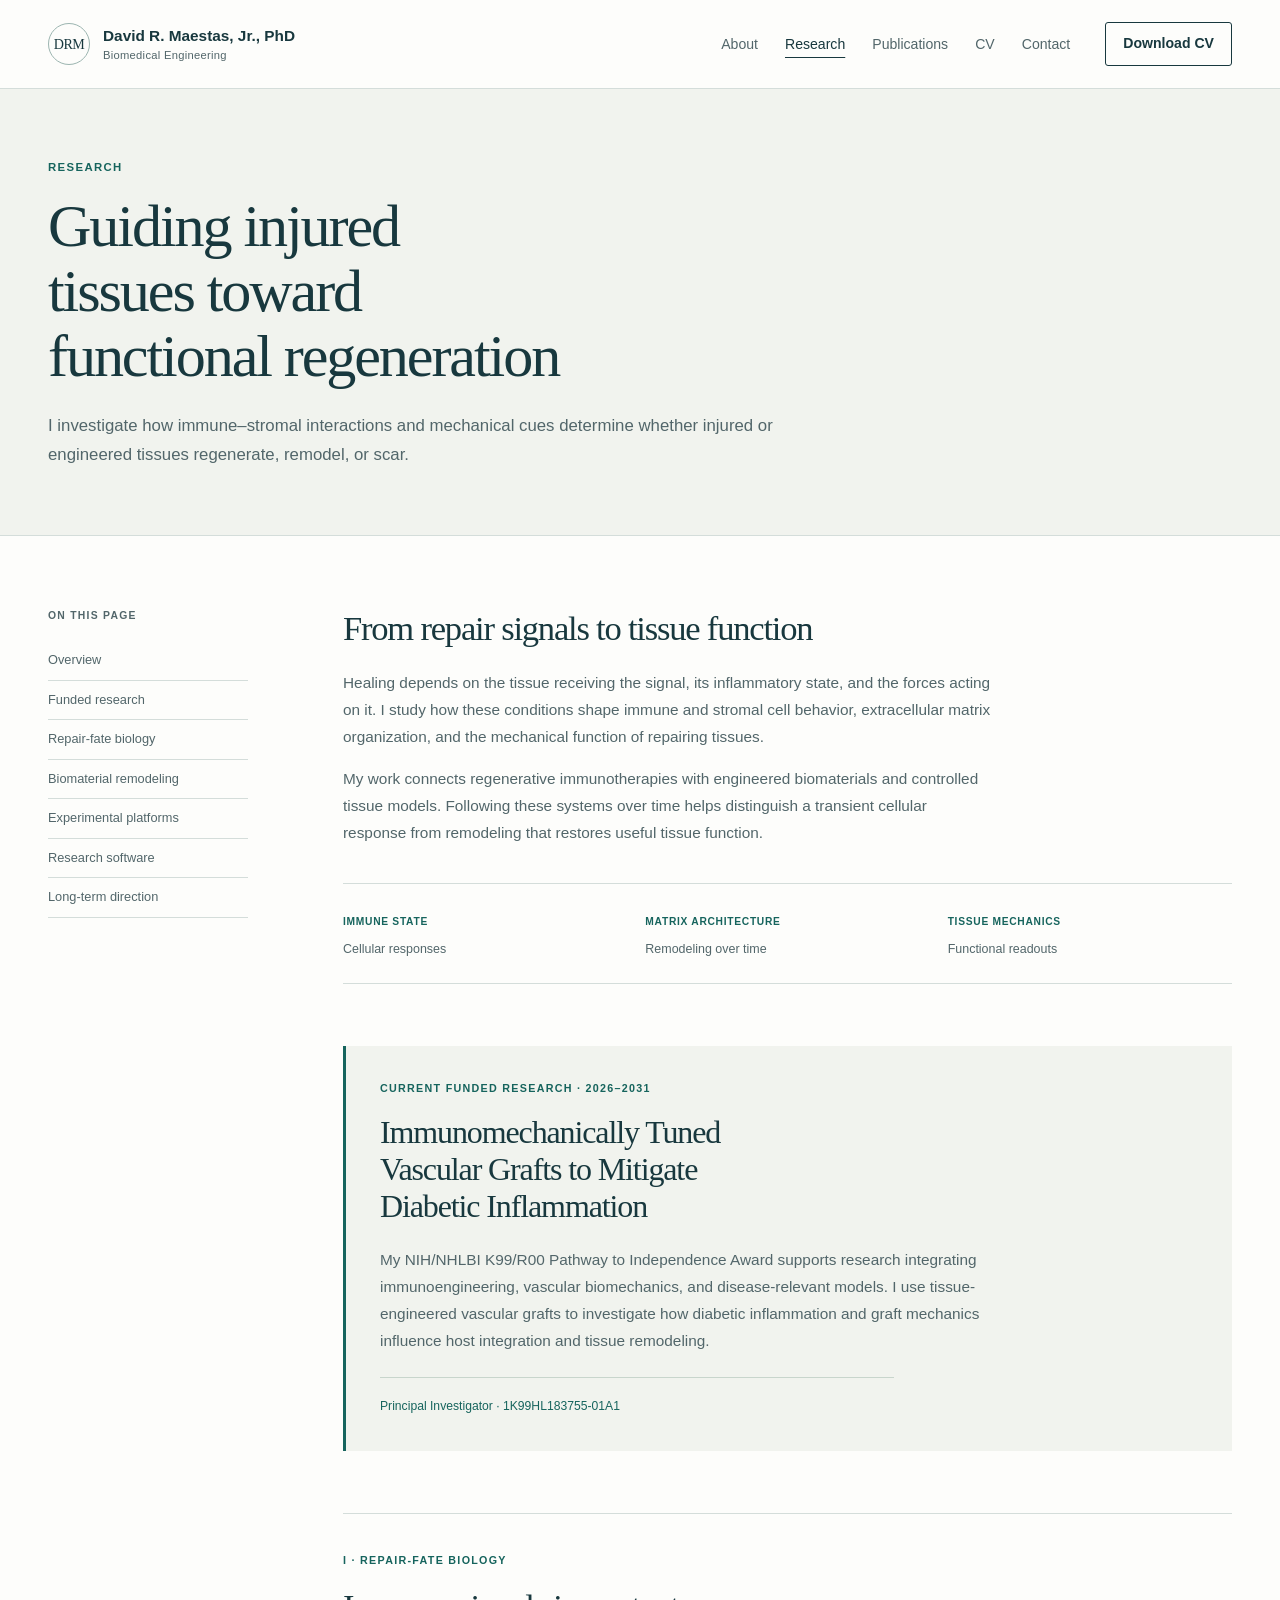
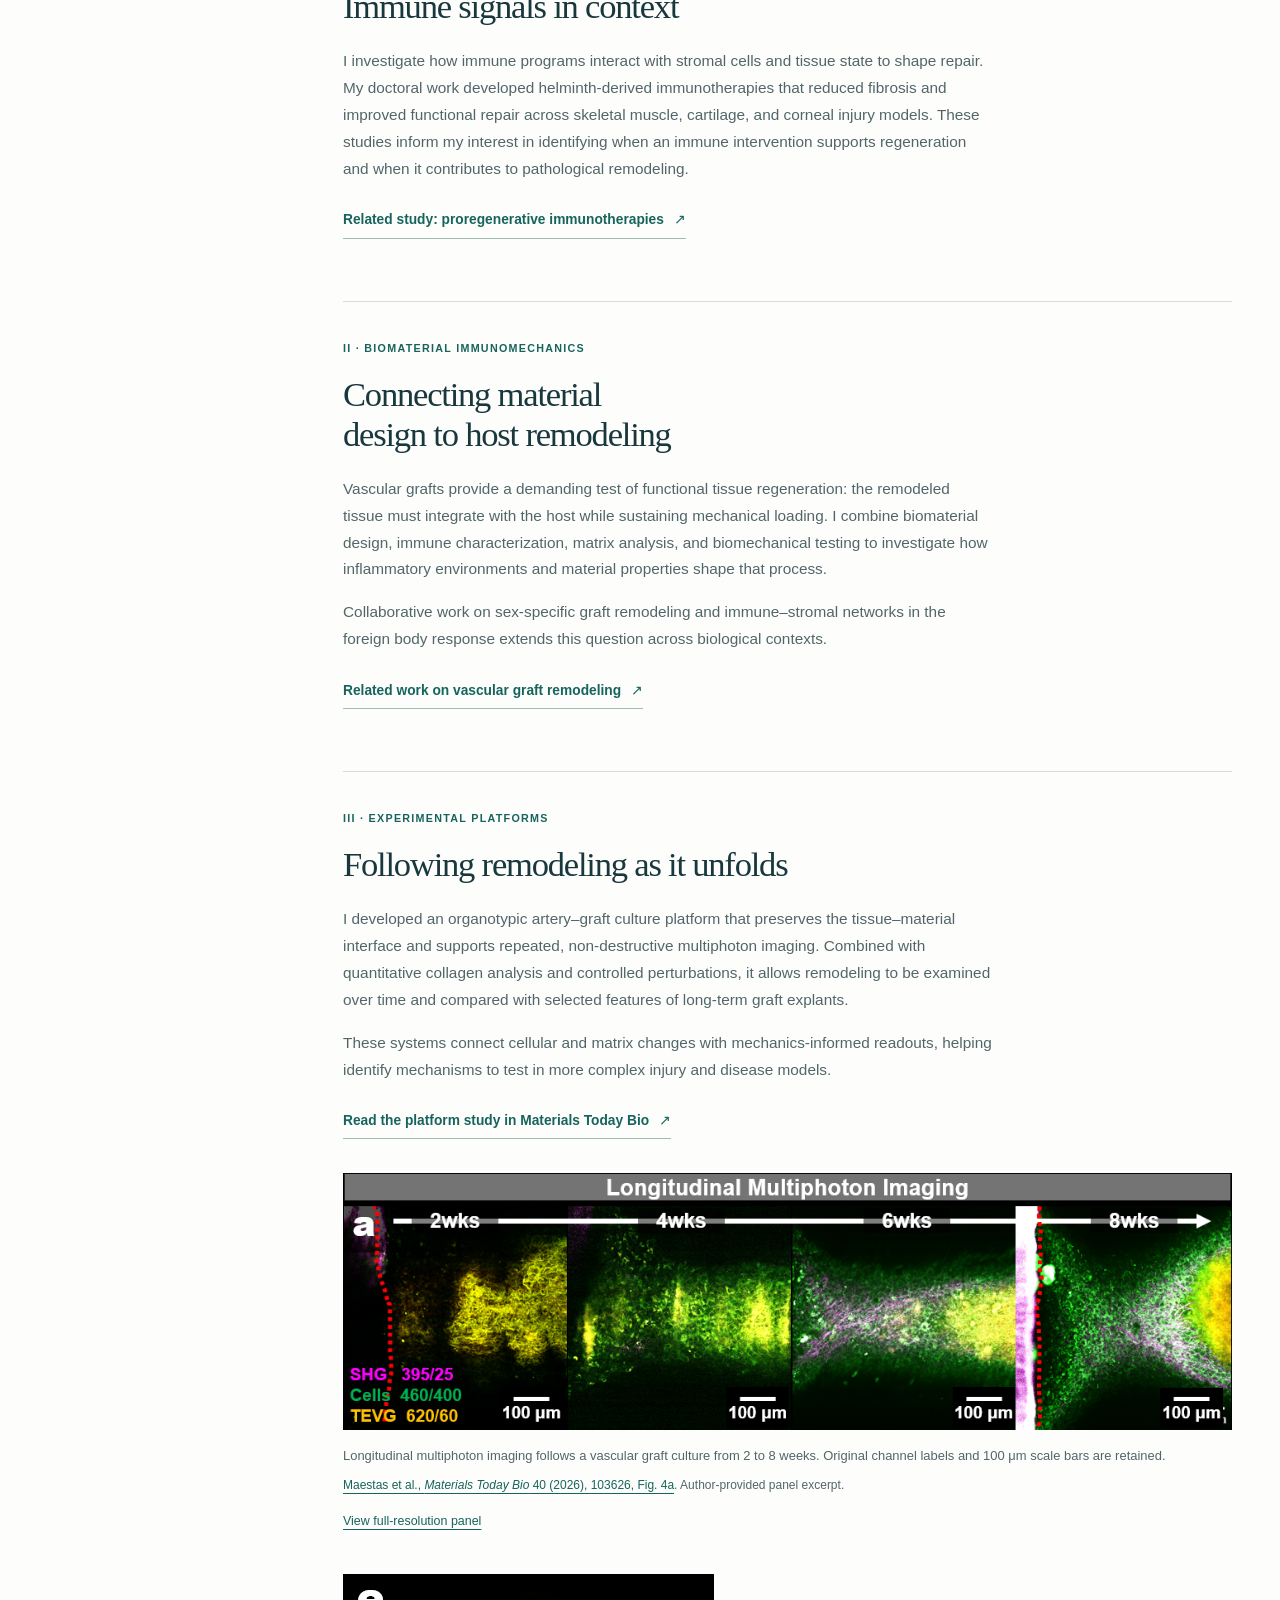
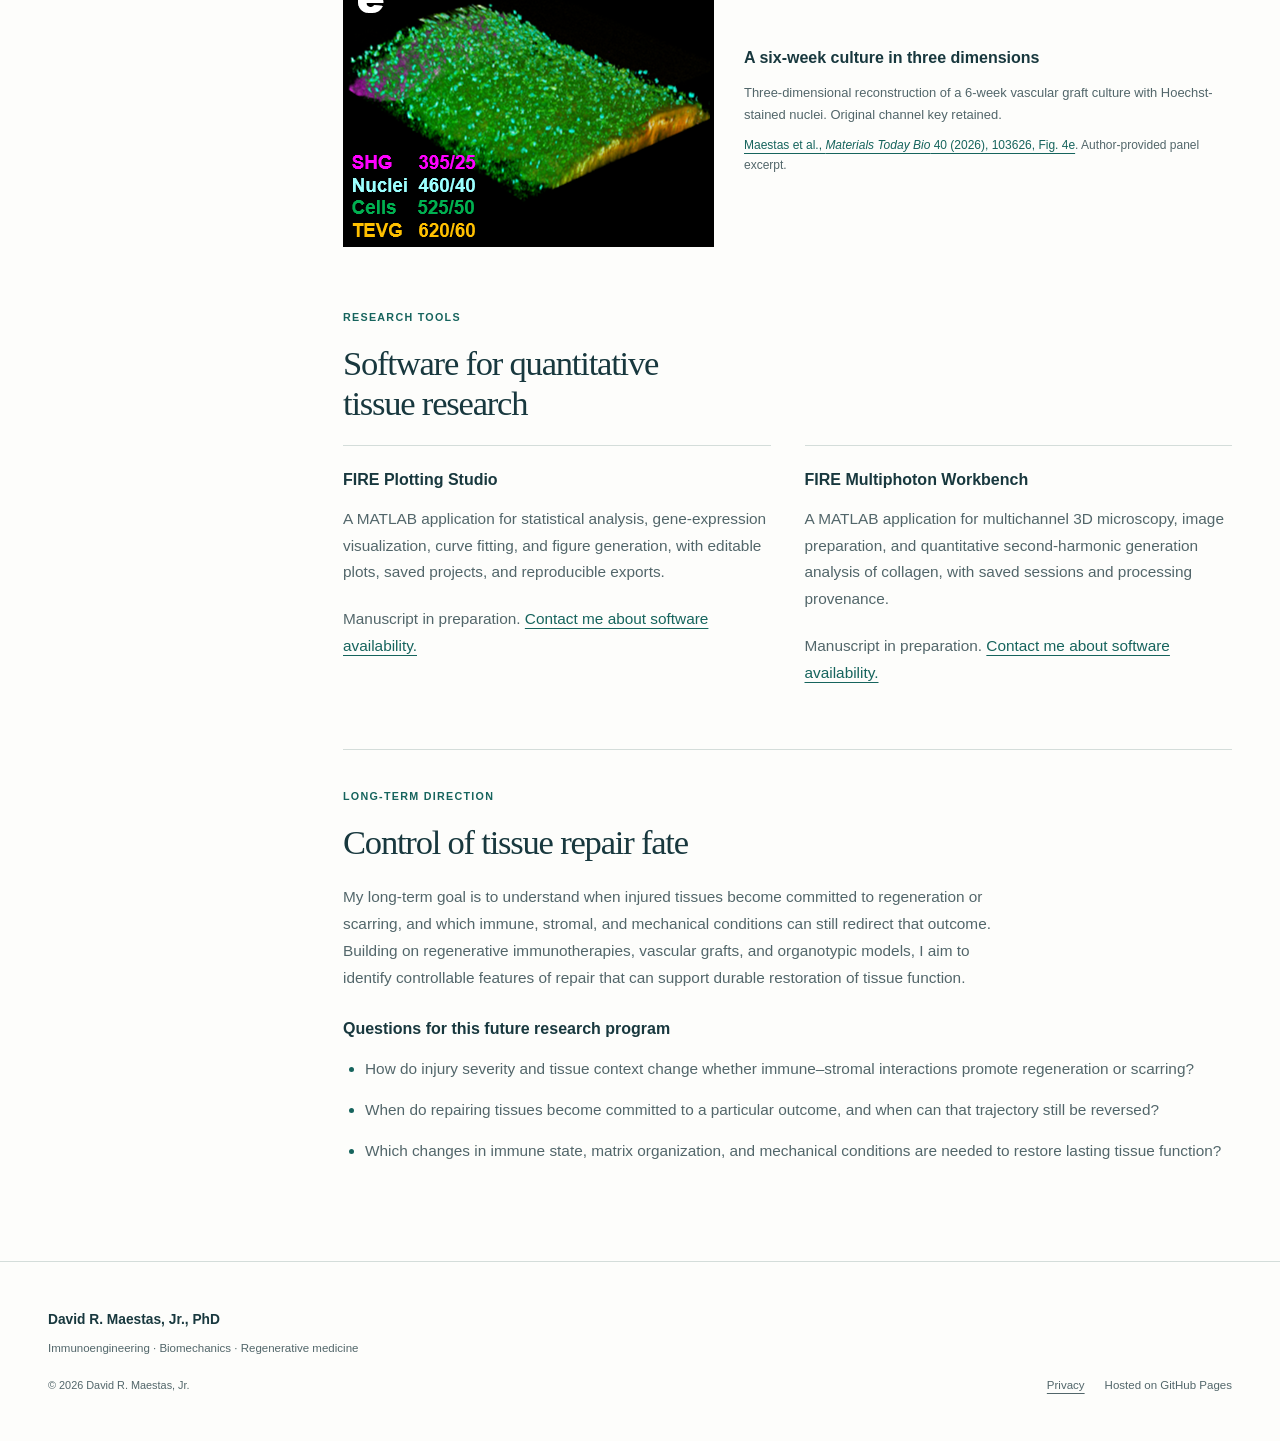
<file: research.html>
<!DOCTYPE html>
<html lang="en">
  <head>
    <meta charset="utf-8">
    <meta name="viewport" content="width=device-width, initial-scale=1">
    <title>Research | David R. Maestas, Jr., PhD</title>
    <meta name="description" content="Research on immune–stromal interactions, tissue mechanics, and functional regeneration, supported by an NHLBI K99/R00 Pathway to Independence Award.">
    <meta name="robots" content="index,follow,max-image-preview:large">
    <link rel="canonical" href="https://david-maestas.github.io/research.html">
    <meta property="og:type" content="website">
    <meta property="og:title" content="Research | David R. Maestas, Jr., PhD">
    <meta property="og:description" content="Research on immune–stromal interactions, tissue mechanics, and functional regeneration, supported by an NHLBI K99/R00 Pathway to Independence Award.">
    <meta property="og:url" content="https://david-maestas.github.io/research.html">
    <meta property="og:image" content="https://david-maestas.github.io/assets/mtbio/mtbio-fig4g-8week-remodeling.png">
    <meta name="theme-color" content="#18383e">
    <meta property="og:site_name" content="David R. Maestas, Jr., PhD">
    <meta property="og:locale" content="en_US">
    <meta property="og:image:alt" content="Multiphoton image of an 8-week cultured vascular graft with original channel key and 100-micrometer scale bar">
    <meta name="twitter:card" content="summary_large_image">
    <link rel="icon" type="image/svg+xml" href="assets/favicon.svg">
    <link rel="stylesheet" href="style.css?v=editorial-20261103">
  </head>
  <body class="page-research">
    <a class="skip-link" href="#main-content">Skip to main content</a>
    <header class="site-header">
      <nav class="nav container" aria-label="Main navigation">
        <a class="brand" href="index.html" aria-label="David R. Maestas, Jr. home"><span class="brand-mark" aria-hidden="true">DRM</span><span class="brand-text"><strong>David R. Maestas, Jr., PhD</strong><small>Biomedical Engineering</small></span></a>
        <button class="nav-toggle" type="button" aria-expanded="false" aria-controls="nav-menu" aria-label="Toggle navigation"><span class="menu-label">Menu</span><span class="menu-icon" aria-hidden="true"><span></span><span></span></span></button>
        <div class="nav-menu" id="nav-menu"><a href="index.html#about">About</a><a class="active" href="research.html" aria-current="page">Research</a><a href="publications.html">Publications</a><a href="cv.html">CV</a><a href="contact.html">Contact</a><a class="nav-button" href="assets/CV_David_Maestas_Nov_2026.pdf" download="David_R_Maestas_CV_Nov_2026.pdf">Download CV</a></div>
      </nav>
    </header>
    <main id="main-content" tabindex="-1">
      <section class="page-header research-header">
        <div class="container">
          <p class="eyebrow">Research</p>
          <h1>Guiding injured tissues toward functional regeneration</h1>
          <p>I investigate how immune–stromal interactions and mechanical cues determine whether injured or engineered tissues regenerate, remodel, or scar.</p>
        </div>
      </section>
      <div class="container content-layout">
        <aside class="section-nav">
          <p class="nav-caption">On this page</p>
          <nav aria-label="On this page"><a class="section-nav-link" href="#overview">Overview</a><a class="section-nav-link" href="#funded-research">Funded research</a><a class="section-nav-link" href="#repair-biology">Repair-fate biology</a><a class="section-nav-link" href="#biomaterial-immunomechanics">Biomaterial remodeling</a><a class="section-nav-link" href="#experimental-platforms">Experimental platforms</a><a class="section-nav-link" href="#software">Research software</a><a class="section-nav-link" href="#long-term-direction">Long-term direction</a></nav>
        </aside>
        <div class="program-content">
          <article class="program-block" id="overview">
            <h2>From repair signals to tissue function</h2>
            <p>Healing depends on the tissue receiving the signal, its inflammatory state, and the forces acting on it. I study how these conditions shape immune and stromal cell behavior, extracellular matrix organization, and the mechanical function of repairing tissues.</p>
            <p>My work connects regenerative immunotherapies with engineered biomaterials and controlled tissue models. Following these systems over time helps distinguish a transient cellular response from remodeling that restores useful tissue function.</p>
            <div class="readout-strip">
              <div>
                <span class="readout-label">Immune state</span>
                <p>Cellular responses</p>
              </div>
              <div>
                <span class="readout-label">Matrix architecture</span>
                <p>Remodeling over time</p>
              </div>
              <div>
                <span class="readout-label">Tissue mechanics</span>
                <p>Functional readouts</p>
              </div>
            </div>
          </article>
          <article class="program-block funded-project" id="funded-research">
            <p class="section-kicker">Current funded research · 2026–2031</p>
            <h2>Immunomechanically Tuned Vascular Grafts to Mitigate Diabetic Inflammation</h2>
            <p>My NIH/NHLBI K99/R00 Pathway to Independence Award supports research integrating immunoengineering, vascular biomechanics, and disease-relevant models. I use tissue-engineered vascular grafts to investigate how diabetic inflammation and graft mechanics influence host integration and tissue remodeling.</p>
            <p class="award-detail">Principal Investigator · 1K99HL183755-01A1</p>
          </article>
          <article class="program-block" id="repair-biology" data-index="I">
            <p class="section-kicker">I · Repair-fate biology</p>
            <h2>Immune signals in context</h2>
            <p>I investigate how immune programs interact with stromal cells and tissue state to shape repair. My doctoral work developed helminth-derived immunotherapies that reduced fibrosis and improved functional repair across skeletal muscle, cartilage, and corneal injury models. These studies inform my interest in identifying when an immune intervention supports regeneration and when it contributes to pathological remodeling.</p>
            <a class="text-link" href="https://doi.org/10.1073/pnas.2211703120">Related study: proregenerative immunotherapies</a>
          </article>
          <article class="program-block" id="biomaterial-immunomechanics" data-index="II">
            <p class="section-kicker">II · Biomaterial immunomechanics</p>
            <h2>Connecting material design to host remodeling</h2>
            <p>Vascular grafts provide a demanding test of functional tissue regeneration: the remodeled tissue must integrate with the host while sustaining mechanical loading. I combine biomaterial design, immune characterization, matrix analysis, and biomechanical testing to investigate how inflammatory environments and material properties shape that process.</p>
            <p>Collaborative work on sex-specific graft remodeling and immune–stromal networks in the foreign body response extends this question across biological contexts.</p>
            <a class="text-link" href="publications.html#publication-2">Related work on vascular graft remodeling</a>
          </article>
          <article class="program-block" id="experimental-platforms" data-index="III">
            <p class="section-kicker">III · Experimental platforms</p>
            <h2>Following remodeling as it unfolds</h2>
            <p>I developed an organotypic artery–graft culture platform that preserves the tissue–material interface and supports repeated, non-destructive multiphoton imaging. Combined with quantitative collagen analysis and controlled perturbations, it allows remodeling to be examined over time and compared with selected features of long-term graft explants.</p>
            <p>These systems connect cellular and matrix changes with mechanics-informed readouts, helping identify mechanisms to test in more complex injury and disease models.</p>
            <a class="text-link" href="https://doi.org/10.1016/j.mtbio.2026.103626">Read the platform study in Materials Today Bio</a>
            <figure class="research-figure longitudinal-figure">
              <div class="figure-scroll" role="region" tabindex="0" aria-label="Longitudinal multiphoton images, 2 to 8 weeks">
                <picture>
                  <source type="image/webp" srcset="assets/mtbio/mtbio-fig4a-longitudinal-2to8weeks.webp">
                  <img loading="lazy" decoding="async" width="1076" height="310" src="assets/mtbio/mtbio-fig4a-longitudinal-2to8weeks.png" alt="Four multiphoton images labeled 2, 4, 6 and 8 weeks show changing cellular and collagen-associated signals across a vascular graft culture, each with a 100-micrometer scale bar.">
                </picture>
              </div>
              <figcaption>
                <span class="figure-description">Longitudinal multiphoton imaging follows a vascular graft culture from 2 to 8 weeks. Original channel labels and 100 μm scale bars are retained.</span>
                <span class="figure-scroll-hint">Scroll horizontally to inspect all four timepoints.</span>
                <span class="figure-credit"><a href="https://doi.org/10.1016/j.mtbio.2026.103626">Maestas et al., <cite>Materials Today Bio</cite> 40 (2026), 103626, Fig. 4a</a>. Author-provided panel excerpt.</span>
                <a class="figure-resource" href="assets/mtbio/mtbio-fig4a-longitudinal-2to8weeks.png">View full-resolution panel</a>
              </figcaption>
            </figure>
            <figure class="research-figure supporting-figure">
              <picture>
                <source type="image/webp" srcset="assets/mtbio/mtbio-fig4e-6week-3d-culture.webp">
                <img loading="lazy" decoding="async" width="371" height="273" src="assets/mtbio/mtbio-fig4e-6week-3d-culture.png" alt="Three-dimensional reconstruction of a vascular graft culture showing cyan nuclei, green cellular signal, magenta SHG signal and yellow graft-associated signal.">
              </picture>
              <figcaption>
                <strong class="figure-title">A six-week culture in three dimensions</strong>
                <span class="figure-description">Three-dimensional reconstruction of a 6-week vascular graft culture with Hoechst-stained nuclei. Original channel key retained.</span>
                <span class="figure-credit"><a href="https://doi.org/10.1016/j.mtbio.2026.103626">Maestas et al., <cite>Materials Today Bio</cite> 40 (2026), 103626, Fig. 4e</a>. Author-provided panel excerpt.</span>
              </figcaption>
            </figure>
          </article>
          <article class="program-block" id="software">
            <p class="section-kicker">Research tools</p>
            <h2>Software for quantitative tissue research</h2>
            <div class="card-grid two">
              <div class="card">
                <h3>FIRE Plotting Studio</h3>
                <p>A MATLAB application for statistical analysis, gene-expression visualization, curve fitting, and figure generation, with editable plots, saved projects, and reproducible exports.</p>
                <p class="status-note">Manuscript in preparation. <a href="contact.html">Contact me about software availability.</a></p>
              </div>
              <div class="card">
                <h3>FIRE Multiphoton Workbench</h3>
                <p>A MATLAB application for multichannel 3D microscopy, image preparation, and quantitative second-harmonic generation analysis of collagen, with saved sessions and processing provenance.</p>
                <p class="status-note">Manuscript in preparation. <a href="contact.html">Contact me about software availability.</a></p>
              </div>
            </div>
          </article>
          <article class="program-block vision-block" id="long-term-direction">
            <p class="section-kicker">Long-term direction</p>
            <h2>Control of tissue repair fate</h2>
            <p>My long-term goal is to understand when injured tissues become committed to regeneration or scarring, and which immune, stromal, and mechanical conditions can still redirect that outcome. Building on regenerative immunotherapies, vascular grafts, and organotypic models, I aim to identify controllable features of repair that can support durable restoration of tissue function.</p>
            <h3 class="questions-heading">Questions for this future research program</h3>
            <ul class="research-questions">
              <li>How do injury severity and tissue context change whether immune–stromal interactions promote regeneration or scarring?</li>
              <li>When do repairing tissues become committed to a particular outcome, and when can that trajectory still be reversed?</li>
              <li>Which changes in immune state, matrix organization, and mechanical conditions are needed to restore lasting tissue function?</li>
            </ul>
          </article>
        </div>
      </div>
    </main>
    <footer class="site-footer">
      <div class="container footer-inner">
        <div class="footer-identity">
          <p class="footer-name">David R. Maestas, Jr., PhD</p>
          <p class="footer-discipline">Immunoengineering · Biomechanics · Regenerative medicine</p>
          <p>&copy; 2026 David R. Maestas, Jr.</p>
        </div>
        <nav class="footer-links" aria-label="Footer navigation"><a href="privacy.html">Privacy</a><span>Hosted on GitHub Pages</span></nav>
      </div>
    </footer>
    <script src="script.js"></script>
  </body>
</html>
</file>
<file: style.css>
:root {
  --bg: #fdfdfb;
  --paper: #f1f3ee;
  --white: #ffffff;
  --ink: #18383e;
  --text: #273f44;
  --muted: #52666a;
  --accent: #16645d;
  --accent-dark: #0d4a45;
  --line: #d4ddda;
  --warm: #88604b;
  --display: Georgia, "Times New Roman", serif;
  --sans: "Aptos", "Segoe UI", Arial, sans-serif;
  --max-width: 1240px;
  --radius: 5px;
}

* { box-sizing: border-box; }
html { scroll-behavior: auto; scroll-padding-top: 110px; }
body { margin: 0; background: var(--bg); color: var(--text); font: 16px/1.75 var(--sans); -webkit-font-smoothing: antialiased; }
[hidden] { display: none !important; }
img { max-width: 100%; display: block; }
button, input { font: inherit; }
button, a { -webkit-tap-highlight-color: transparent; }
a { color: var(--accent); text-underline-offset: 4px; text-decoration-thickness: 1px; }
a:hover { color: var(--accent-dark); }
a:focus-visible, button:focus-visible, input:focus-visible { outline: 3px solid var(--accent); outline-offset: 5px; }
h1, h2, h3, h4, p, figure { margin: 0; }
p + p { margin-top: 1rem; }
h1, h2 { font-family: var(--display); font-weight: 400; color: var(--ink); letter-spacing: -0.035em; text-wrap: balance; }
h1 { font-size: clamp(2.7rem, 4.7vw, 4.45rem); line-height: 1.08; }
h2 { font-size: clamp(2rem, 3.2vw, 3rem); line-height: 1.16; }
h3, h4 { font-weight: 600; color: var(--ink); line-height: 1.4; }
p { max-width: 76ch; }
em { font-weight: inherit; }
.container { width: min(calc(100% - 96px), var(--max-width)); margin-inline: auto; }
.section { padding-block: 96px; }
.section-paper { background: var(--paper); }
.eyebrow, .section-kicker, .identity-label, .nav-caption, .readout-label {
  color: var(--accent); font-size: 0.71rem; line-height: 1.5; font-weight: 650; letter-spacing: 0.12em; text-transform: uppercase;
}
.eyebrow, .section-kicker { margin-bottom: 18px; }
.section-heading { max-width: 780px; margin-bottom: 42px; }
.section-heading h2 { margin-bottom: 18px; }
.section-heading.split { max-width: none; display: grid; grid-template-columns: minmax(0, 1fr) auto; align-items: end; gap: 40px; }
.section-heading.split > div { max-width: 790px; }
.section-heading.split .text-link { margin-bottom: 4px; }
.section-intro { font-size: 1.05rem; color: var(--muted); margin-top: 16px; }
.muted, .page-updated, .status-note { color: var(--muted); font-size: 0.9rem; }
.sr-only { position: absolute; width: 1px; height: 1px; padding: 0; margin: -1px; overflow: hidden; clip: rect(0,0,0,0); white-space: nowrap; border: 0; }
.skip-link { position: fixed; top: 10px; left: 10px; padding: 10px 18px; z-index: 100; color: white; background: var(--ink); transform: translateY(-160%); border-radius: 3px; }
.skip-link:focus { transform: translateY(0); color: white; }
main:focus { outline: none; }

/* Navigation */
.site-header { position: sticky; top: 0; z-index: 30; background: var(--bg); border-bottom: 1px solid var(--line); }
.nav { display: flex; min-height: 88px; align-items: center; justify-content: space-between; gap: 32px; }
.brand { display: inline-flex; align-items: center; gap: 13px; text-decoration: none; color: var(--ink); flex-shrink: 0; }
.brand:hover { color: var(--accent); }
.brand-mark { display: grid; place-items: center; width: 42px; height: 42px; border: 1px solid #9cb5b0; font-family: var(--display); font-size: 0.88rem; letter-spacing: -0.04em; border-radius: 50%; }
.brand-text { display: flex; flex-direction: column; gap: 0; line-height: 1.45; }
.brand-text strong { font-size: 0.96rem; font-weight: 600; }
.brand-text small { color: var(--muted); font-size: 0.7rem; letter-spacing: 0.025em; }
.nav-menu { display: flex; align-items: center; gap: 27px; font-size: 0.88rem; }
.nav-menu a { text-decoration: none; color: var(--muted); white-space: nowrap; }
.nav-menu a:hover, .nav-menu [aria-current="page"] { color: var(--ink); text-decoration: underline; text-underline-offset: 8px; }
.nav-menu .nav-button { margin-left: 8px; padding: 11px 17px; border: 1px solid var(--ink); border-radius: 3px; color: var(--ink); font-weight: 600; line-height: 1.4; }
.nav-menu .nav-button:hover { background: var(--ink); color: white; text-decoration: none; }
.nav-toggle { display: none; min-height: 44px; align-items: center; justify-content: center; gap: 10px; padding: 9px 12px; border: 1px solid #718b84; background: transparent; color: var(--ink); border-radius: 3px; cursor: pointer; }
.menu-label { font-size: 0.75rem; }
.menu-icon { display: grid; gap: 5px; }
.menu-icon span { width: 15px; height: 1px; background: var(--ink); }
.nav-toggle[aria-expanded="true"] { background: var(--paper); border-color: var(--accent); }

/* Actions */
.button-row { display: flex; align-items: center; flex-wrap: wrap; gap: 12px; }
.button { display: inline-flex; min-height: 48px; align-items: center; justify-content: center; padding: 12px 22px; text-decoration: none; font-size: 0.85rem; line-height: 1.4; font-weight: 600; border: 1px solid var(--ink); border-radius: 3px; }
.button.primary { background: var(--ink); color: white; }
.button.primary:hover { background: var(--accent-dark); border-color: var(--accent-dark); }
.button.secondary { background: transparent; color: var(--ink); }
.button.secondary:hover { background: var(--paper); }
.text-link { display: inline-flex; align-items: center; min-height: 36px; gap: 10px; font-size: 0.86rem; font-weight: 600; text-decoration: none; border-bottom: 1px solid #9ebbb5; }
.text-link::after { content: "↗"; font-size: 0.9rem; font-weight: 400; }
.text-link[href^="#"]::after { content: "↓"; }
.text-link:hover { border-color: var(--accent-dark); }
.profile-links { display: flex; flex-wrap: wrap; gap: 9px 22px; font-size: 0.78rem; }
.profile-link { color: var(--muted); text-decoration: none; border-bottom: 1px solid var(--line); min-height: 30px; display: inline-flex; align-items: center; }
.profile-link:hover { color: var(--accent); border-color: var(--accent); }

/* Homepage */
.hero { padding: 84px 0 76px; }
.hero-grid { display: grid; grid-template-columns: minmax(0,1fr) 300px; column-gap: 56px; align-items: start; }
.hero-intro { grid-column: 1 / -1; }
.hero-copy { min-width: 0; }
.nameplate { font-size: 1.4rem; line-height: 1.35; font-weight: 600; color: var(--ink); margin-bottom: 12px; }
.hero .eyebrow { font-size: 0.65rem; letter-spacing: 0.09em; margin-bottom: 26px; }
.hero-title { font-size: clamp(3rem, 4.3vw, 4.1rem); line-height: 1.09; margin-bottom: 26px; }
.hero-title em { color: var(--accent); font-style: italic; }
.hero-summary { font-size: 1.02rem; line-height: 1.8; color: var(--muted); max-width: 58ch; margin-bottom: 28px; }
.hero-actions { margin-bottom: 24px; }
.hero-actions .button:last-child { background: transparent; color: var(--ink); }
.hero-actions .button:last-child:hover { background: var(--paper); }
.hero-portrait { width: 100%; max-width: 300px; justify-self: end; align-self: start; }
.hero-portrait img { width: 100%; height: auto; aspect-ratio: 1; object-fit: cover; border-radius: 4px; }
.portrait-caption { padding: 22px 0 0; display: grid; gap: 5px; font-size: 0.9rem; line-height: 1.6; color: var(--muted); }
.portrait-role { color: var(--ink); font-size: 0.96rem; font-weight: 600; }
.award-note { margin-top: 12px; padding-top: 14px; border-top: 1px solid var(--line); font-size: 0.88rem; color: var(--accent); }
.research-identity { border-block: 1px solid var(--line); padding-block: 29px; background: var(--paper); }
.research-identity .container { display: flex; gap: 50px; align-items: center; }
.identity-label { flex-shrink: 0; }
.identity-statement { font-family: var(--display); font-size: 1.7rem; color: var(--ink); letter-spacing: -0.02em; }
.about-layout { display: grid; grid-template-columns: minmax(0, 1.5fr) minmax(260px, 0.8fr); gap: 100px; }
.about-layout h2 { max-width: 24ch; margin-bottom: 28px; }
.about-layout > div > p:not(.section-kicker) { color: var(--muted); }
.info-stack { padding-top: 10px; }
.compact-card { padding: 20px 0; border-top: 1px solid var(--line); }
.compact-card h3 { margin-bottom: 9px; font-size: 0.83rem; }
.compact-card p { color: var(--muted); font-size: 0.86rem; line-height: 1.8; }
.card-grid { display: grid; gap: 34px; }
.card-grid.three { grid-template-columns: repeat(3,minmax(0,1fr)); }
.card-grid.two { grid-template-columns: repeat(2,minmax(0,1fr)); }
.pillar-card { border-top: 1px solid #aabbb5; padding-top: 24px; }
.card-letter { display: block; color: var(--warm); font-family: var(--display); font-size: 1.1rem; margin-bottom: 36px; }
.pillar-card h3 { font-family: var(--display); font-weight: 400; letter-spacing: -0.02em; font-size: 1.55rem; line-height: 1.25; margin-bottom: 18px; }
.pillar-card p { color: var(--muted); font-size: 0.92rem; line-height: 1.8; }
.research-feature { background: #183d43; color: #e1eae6; }
.visual-feature { display: grid; grid-template-columns: minmax(0,0.8fr) minmax(0,1.2fr); gap: 72px; align-items: center; }
.research-feature .section-kicker { color: #b2d3ca; }
.research-feature h2 { color: #f8faf6; margin-bottom: 25px; font-size: clamp(2rem,3vw,2.8rem); }
.research-feature p { color: #d1dfdb; font-size: 0.96rem; }
.light-link { color: #f3f8f4; margin-top: 28px; border-color: #7a9f97; }
.light-link:hover { color: white; border-color: white; }
.research-figure { min-width: 0; }
.research-figure picture { display: block; }
.research-figure img { width: 100%; height: auto; background: #000; }
.research-figure figcaption { font-size: 0.81rem; line-height: 1.75; padding-top: 15px; color: var(--muted); }
.figure-description { display: block; }
.figure-credit { display: block; margin-top: 9px; font-size: 0.75rem; line-height: 1.65; }
.figure-resource { display: inline-flex; align-items: center; min-height: 36px; margin-top: 8px; font-size: 0.78rem; }
.figure-scroll { overflow-x: auto; background: #000; scrollbar-color: #718b84 #e5ebe6; }
.figure-scroll:focus-visible { outline: 3px solid var(--accent); outline-offset: 5px; }
.figure-scroll-hint { display: none; }
.supporting-figure { display: grid; grid-template-columns: minmax(0,371px) minmax(0,1fr); align-items: center; gap: 30px; }
.supporting-figure picture { width: 100%; max-width: 371px; }
.supporting-figure figcaption { padding-top: 0; }
.figure-title { display: block; color: var(--ink); font-size: 1rem; line-height: 1.5; margin-bottom: 12px; }
.research-feature figcaption { color: #c5d6d0; }
.research-feature figcaption a { color: #e1eae6; }
.research-feature figcaption a:hover { color: #ffffff; }
/* Complete scientific figures accompany their matching selected study. */
.selected-paper { display: grid; grid-template-columns: 45px minmax(0,1fr) 340px; column-gap: 28px; align-items: start; padding-block: 34px; border-top: 1px solid var(--line); }
.selected-paper > * { min-width: 0; }
.selected-paper .paper-number { color: var(--warm); font-family: var(--display); font-size: 1rem; padding-top: 5px; }
.selected-paper .tag-row { display: flex; gap: 12px; flex-wrap: wrap; font-size: 0.68rem; text-transform: uppercase; letter-spacing: 0.07em; color: var(--accent); margin-bottom: 10px; }
.selected-paper h3 { font-family: var(--display); font-size: 1.5rem; font-weight: 400; line-height: 1.3; max-width: 45ch; margin-bottom: 12px; letter-spacing: -0.015em; }
.selected-paper .pub-meta { font-size: 0.83rem; color: var(--muted); }
.selected-paper .paper-advance { font-size: 0.9rem; color: var(--muted); margin-top: 12px; max-width: 72ch; }
.selected-paper .button-row { margin-top: 15px; }
.selected-paper-figure { width: 100%; align-self: center; }
.selected-paper-figure picture { display: block; background: #fff; }
.selected-paper-figure img { width: 100%; height: auto; object-fit: contain; }
.selected-paper-figure figcaption { padding-top: 11px; font-size: 0.69rem; line-height: 1.6; }
.selected-image-credit { display: block; color: var(--muted); }
.selected-image-full { display: inline-flex; align-items: center; min-height: 32px; font-size: 0.73rem; }
.selected-paper:last-child { border-bottom: 1px solid var(--line); }
.news-layout { display: grid; grid-template-columns: minmax(0,1fr) 300px; gap: 0 64px; align-items: start; }
.news-story { min-width: 0; }
.news-highlight { grid-column: 1; display: grid; grid-template-columns: 135px minmax(0,1fr); gap: 28px; border-top: 1px solid #b9c9c1; padding-block: 26px; }
.news-highlight:last-child { padding-bottom: 0; }
.news-meta { color: var(--muted); font-size: 0.75rem; line-height: 1.6; padding-top: 3px; }
.news-meta time { display: block; color: var(--ink); margin-bottom: 7px; }
.news-meta span { display: block; }
.news-highlight h3 { font-family: var(--display); font-size: 1.5rem; line-height: 1.3; font-weight: 400; margin-bottom: 12px; }
.news-story > p { color: var(--muted); font-size: 0.9rem; }
.news-highlight .text-link { margin-top: 12px; font-size: 0.8rem; }
.news-photo { grid-column: 2; grid-row: 1 / span 4; width: 100%; max-width: 320px; justify-self: end; align-self: start; border-top: 1px solid #b9c9c1; padding-top: 26px; }
.news-photo img { display: block; width: 100%; height: auto; }
.news-photo figcaption { color: var(--muted); font-size: 0.75rem; line-height: 1.7; padding-top: 14px; }

/* Internal pages and in-page navigation */
.page-header { padding: 70px 0 65px; border-bottom: 1px solid var(--line); background: var(--paper); }
.page-header h1 { max-width: 21ch; margin-bottom: 22px; }
.page-header .container > p:not(.eyebrow):not(.page-updated) { max-width: 760px; color: var(--muted); font-size: 1.05rem; }
.page-header .page-updated { margin-top: 22px; max-width: 850px; font-size: 0.78rem; }
.page-header .button { margin-top: 26px; }
.page-header .anchor-links { margin-top: 26px; }
.anchor-links { display: flex; gap: 30px; flex-wrap: wrap; }
.content-layout { display: grid; grid-template-columns: 210px minmax(0,1fr); gap: 85px; align-items: start; padding-block: 72px 96px; }
.content-layout > * { min-width: 0; }
.section-nav { position: sticky; top: 122px; max-height: calc(100vh - 150px); overflow-y: auto; padding-right: 10px; }
.nav-caption { font-size: 0.65rem; color: var(--muted); margin-bottom: 18px; }
.section-nav nav { display: grid; }
.section-nav-link { display: block; color: var(--muted); text-decoration: none; font-size: 0.8rem; line-height: 1.6; padding: 9px 0; min-height: 36px; border-bottom: 1px solid var(--line); }
.section-nav-link:hover { color: var(--accent); }
.program-content { display: grid; gap: 62px; }
.program-block { min-width: 0; overflow-wrap: anywhere; }
.program-block h2 { font-size: clamp(1.8rem,2.7vw,2.5rem); margin-bottom: 22px; max-width: 28ch; }
.program-block p:not(.section-kicker):not(.award-detail) { color: var(--muted); font-size: 0.96rem; }
.program-block .section-kicker { font-size: 0.67rem; }
.program-block .text-link { margin-top: 20px; }
.program-block .research-figure { margin-top: 34px; }
.program-block[data-index] { border-top: 1px solid var(--line); padding-top: 38px; }
.funded-project { background: var(--paper); border-left: 3px solid var(--accent); padding: 34px; }
.funded-project h2 { font-size: 2rem; }
.award-detail { color: var(--accent); font-size: 0.76rem; margin-top: 22px; padding-top: 18px; border-top: 1px solid #c8d5cc; }
.readout-strip { display: grid; grid-template-columns: repeat(3,minmax(0,1fr)); gap: 18px; margin-top: 36px; padding-block: 22px; border-block: 1px solid var(--line); }
.readout-label { font-size: 0.64rem; letter-spacing: 0.07em; }
.readout-strip p { font-size: 0.78rem !important; margin-top: 5px; }
.program-content .card { padding-top: 23px; border-top: 1px solid var(--line); }
.program-content .card h3 { font-size: 1rem; margin-bottom: 14px; }
.program-content .card p { font-size: 0.88rem; }
.program-content .card .status-note { font-size: 0.8rem; margin-top: 20px; color: var(--accent); }
.vision-block { border-top: 1px solid var(--line); padding-top: 38px; }
.questions-heading { font-size: 1rem; margin-top: 26px; }
.research-questions { padding-left: 22px; margin: 16px 0 0; color: var(--muted); font-size: 0.96rem; }
.research-questions li + li { margin-top: 14px; }
.research-questions li::marker { color: var(--accent); }

/* Compact, browsable bibliography */
.publication-list-section { padding-top: 44px; }
.page-publications .page-header { padding-block: 48px 42px; }
.page-publications .page-header h1 { font-size: clamp(2.7rem,4.3vw,4rem); margin-bottom: 18px; }
.page-publications .page-header .page-updated { margin-top: 16px; }
.page-publications .page-header .anchor-links { margin-top: 18px; }
.publication-list-section .section-heading h2, .preprint-section h2 { font-size: 2.15rem; }
.publication-list-section .section-heading { margin-bottom: 26px; }
.publication-tools { display: none; }
.js .publication-tools { display: flex; flex-wrap: wrap; align-items: end; gap: 20px 30px; margin-bottom: 34px; padding-bottom: 23px; border-bottom: 1px solid var(--line); }
.search-field { display: grid; gap: 8px; width: min(100%,480px); }
.search-field label { font-size: 0.72rem; color: var(--muted); }
.search-field input { min-height: 48px; border: 1px solid #718b84; background: white; color: var(--ink); border-radius: 3px; padding: 10px 14px; width: 100%; font-size: 0.9rem; }
.search-field input::placeholder { color: #607478; opacity: 1; }
.search-result { font-size: 0.78rem; padding-bottom: 11px; color: var(--muted); }
.clear-search { min-height: 44px; color: var(--accent); border: 0; border-bottom: 1px solid var(--line); background: none; font-size: 0.8rem; cursor: pointer; padding: 8px 0; }
.publication-years { display: grid; gap: 46px; }
.publication-year-group { display: grid; grid-template-columns: 100px minmax(0,1fr); gap: 35px; }
.publication-year { color: var(--warm); font-family: var(--display); font-size: 1.5rem; font-weight: 400; padding-top: 23px; }
.publication-entry { min-width: 0; overflow-wrap: anywhere; border-top: 1px solid var(--line); padding-block: 24px 26px; }
.publication-entry h3, .publication-entry h4 { font-size: 1.13rem; line-height: 1.5; margin-bottom: 10px; max-width: 78ch; font-weight: 600; }
.publication-entry .authors { font-size: 0.82rem; color: var(--muted); margin-top: 0; }
.publication-entry .authors strong { color: var(--ink); font-weight: 650; }
.citation-authors { margin-top: 5px; font-size: 0.78rem; color: var(--muted); }
.citation-authors summary { width: fit-content; min-height: 32px; cursor: pointer; color: var(--accent); padding-block: 4px; }
.citation-authors summary:hover { color: var(--accent-dark); text-decoration: underline; }
.citation-authors summary:focus-visible { outline: 3px solid var(--accent); outline-offset: 4px; }
.citation-authors[open] { padding: 8px 14px 12px; background: var(--paper); border-left: 2px solid var(--line); }
.citation-authors .authors { line-height: 1.8; margin-top: 7px; }
.publication-entry .venue { font-size: 0.8rem; color: var(--muted); margin-top: 5px; }
.publication-entry .button-row { gap: 22px; margin-top: 8px; }
.publication-entry .text-link { font-size: 0.76rem; min-height: 32px; }
.preprint-section .content-list { max-width: 980px; margin-left: auto; }
.preprint-section .publication-entry { padding-block: 28px; }
.preprint-section .badge { font-size: 0.65rem; color: var(--warm); text-transform: uppercase; letter-spacing: 0.08em; display: inline-block; margin-bottom: 12px; }
.preprint-section .publication-entry p { font-size: 0.83rem; color: var(--muted); margin-top: 7px; }
.preprint-section .citation-authors[open] { background: var(--bg); }
.empty-results { padding: 32px 0; color: var(--muted); }

/* Web CV */
.cv-header h1 { max-width: none; }
.cv-header .page-updated { margin-top: 14px; }
.cv-layout { display: grid; gap: 50px; }
.cv-section { min-width: 0; overflow-wrap: anywhere; }
.cv-section h2 { padding-bottom: 20px; border-bottom: 1px solid var(--line); font-size: 2rem; margin-bottom: 4px; }
.cv-item { display: grid; grid-template-columns: 115px minmax(0,1fr); column-gap: 30px; padding-block: 24px; }
.cv-item + .cv-item { border-top: 1px solid #e1e6e2; }
.cv-date { font-size: 0.77rem; line-height: 1.7; color: var(--accent); padding-top: 3px; }
.cv-detail h3 { font-size: 1rem; margin-bottom: 9px; font-weight: 600; }
.cv-detail p { font-size: 0.87rem; color: var(--muted); line-height: 1.8; }
.cv-detail p + p { margin-top: 10px; }
.cv-section > p { color: var(--muted); font-size: 0.9rem; margin-top: 20px; }
.cv-section > p + .cv-item { margin-top: 12px; }
.skill-list { padding-left: 18px; margin: 20px 0 0; color: var(--muted); font-size: 0.88rem; }
.skill-list li { padding-block: 5px; }
.technical-grid { display: grid; grid-template-columns: repeat(2,minmax(0,1fr)); gap: 30px 40px; margin-top: 24px; }
.technical-group h3 { font-size: 0.95rem; line-height: 1.5; margin-bottom: 9px; }
.technical-group .skill-list { margin-top: 0; }

/* Contact and privacy */
.contact-grid { display: grid; grid-template-columns: 1fr 1fr; gap: 18px 70px; max-width: 980px; }
.contact-card { min-width: 0; padding-block: 24px; border-bottom: 1px solid var(--line); }
.contact-card h2 { font-family: var(--sans); font-size: 0.72rem; text-transform: uppercase; letter-spacing: 0.1em; margin-bottom: 12px; color: var(--muted); }
.contact-card p { font-size: 1rem; }
.contact-card a { overflow-wrap: anywhere; }
.contact-email { grid-column: 1/-1; padding-bottom: 36px; margin-bottom: 12px; }
.contact-email a { font-family: var(--display); font-size: clamp(1.7rem,4vw,3rem); letter-spacing: -0.035em; color: var(--ink); text-decoration-thickness: 1px; text-underline-offset: 9px; }
.contact-location { grid-column: 1/-1; margin-top: 16px; border: 0; }
.contact-location p { color: var(--muted); font-size: 0.88rem; }
.privacy-header h1 { max-width: none; }
.privacy-content { max-width: 780px; }
.policy-block + .policy-block { margin-top: 45px; padding-top: 38px; border-top: 1px solid var(--line); }
.policy-block h2 { font-size: 1.8rem; margin-bottom: 22px; }
.policy-block p { color: var(--muted); font-size: 0.93rem; }

/* Footer */
.site-footer { border-top: 1px solid var(--line); padding-block: 46px; }
.footer-inner { display: flex; justify-content: space-between; gap: 35px; align-items: end; }
.footer-name { font-size: 0.86rem; color: var(--ink); font-weight: 600; }
.footer-identity .footer-discipline { color: var(--muted); font-size: 0.72rem; margin-top: 6px; }
.footer-identity > p:last-child { font-size: 0.68rem; color: var(--muted); margin-top: 18px; }
.footer-links { display: flex; gap: 20px; flex-wrap: wrap; font-size: 0.72rem; color: var(--muted); }
.footer-links a { color: var(--muted); }

@media (max-width:1100px) {
  .container { width: calc(100% - 64px); }
  .nav-menu { gap: 20px; }
  .brand-mark { display: none; }
  .hero-grid { column-gap: 40px; grid-template-columns: minmax(0,1fr) 280px; }
  .hero-title { font-size: clamp(2.7rem,5vw,3.6rem); }
  .about-layout { gap: 55px; }
  .content-layout { grid-template-columns: 175px minmax(0,1fr); gap: 46px; }
  .visual-feature { gap: 45px; }
  .news-layout { column-gap: 36px; }
  .news-highlight { grid-template-columns: 115px minmax(0,1fr); gap: 22px; }
}
@media (max-width:880px) {
  html { scroll-padding-top: 94px; }
  .container { width: calc(100% - 48px); }
  .nav { min-height: 76px; flex-wrap: wrap; padding-block: 14px; gap: 16px; }
  .nav-menu { width: 100%; flex-direction: column; align-items: stretch; gap: 0; }
  .nav-menu a { padding: 12px; min-height: 44px; }
  .nav-menu .nav-button { margin: 8px 0 0; text-align: center; }
  .js .nav { flex-wrap: nowrap; padding-block: 0; }
  .js .nav-toggle { display: inline-flex; }
  .js .nav-menu { display: none; position: absolute; top: 75px; left: 24px; right: 24px; width: auto; background: var(--bg); border: 1px solid var(--line); border-radius: 3px; padding: 14px; box-shadow: 0 12px 22px #18383e0a; }
  .js .nav-menu.is-open { display: flex; }
  .section { padding-block: 72px; }
  .hero { padding: 58px 0; }
  .hero-grid { grid-template-columns: minmax(0,1fr) 260px; column-gap: 32px; }
  .hero-title { font-size: 2.8rem; }
  .hero .eyebrow { font-size: 0.61rem; }
  .hero-summary { font-size: 0.95rem; }
  .hero-actions { gap: 10px; }
  .hero-actions .button { padding: 10px 15px; font-size: 0.78rem; }
  .profile-links { gap: 5px 15px; font-size: 0.72rem; }
  .portrait-caption { font-size: 0.86rem; }
  .portrait-role { font-size: 0.92rem; }
  .award-note { font-size: 0.85rem; }
  .about-layout { grid-template-columns: 1fr; gap: 35px; }
  .info-stack { display: grid; grid-template-columns: repeat(3,minmax(0,1fr)); gap: 24px; }
  .compact-card p { font-size: 0.8rem; }
  .card-grid { gap: 25px; }
  .visual-feature { grid-template-columns: 1fr; gap: 38px; }
  .visual-feature > div { max-width: 700px; }
  .research-figure { max-width: 800px; }
  .news-layout { grid-template-columns: 1fr; }
  .news-photo { grid-column: 1; grid-row: auto; border-top: 0; padding-top: 0; margin-block: 12px 30px; }
  .news-highlight { grid-template-columns: 135px minmax(0,1fr); gap: 28px; }
  .content-layout { grid-template-columns: 1fr; gap: 42px; padding-block: 35px 72px; }
  .section-nav { position: static; overflow: visible; max-height: none; padding-right: 0; padding-bottom: 25px; border-bottom: 1px solid var(--line); }
  .section-nav .nav-caption { margin-bottom: 10px; }
  .section-nav nav { display: flex; flex-wrap: wrap; gap: 0 22px; }
  .section-nav-link { font-size: 0.72rem; border-bottom: 0; padding-block: 6px; min-height: 34px; }
  .page-header { padding-block: 55px; }
  .page-header h1 { font-size: 3.2rem; }
  .program-content { gap: 45px; }
  .program-block h2 { max-width: 30ch; }
  .publication-year-group { grid-template-columns: 70px minmax(0,1fr); gap: 22px; }
  .selected-paper { grid-template-columns: 28px minmax(0,1fr); gap: 18px 20px; }
  .selected-paper-figure { grid-column: 2; max-width: 380px; align-self: start; }
  .selected-paper h3 { font-size: 1.3rem; }
  .footer-inner { align-items: start; }
  .footer-links { max-width: 300px; justify-content: end; }
}
@media (max-width:600px) {
  body { font-size: 16px; }
  .container { width: calc(100% - 40px); }
  .nav { min-height: 72px; }
  .brand-text strong { font-size: 0.81rem; }
  .brand-text small { font-size: 0.64rem; }
  .nav-toggle { gap: 8px; padding: 8px 10px; }
  .menu-label { font-size: 0.7rem; }
  .js .nav-menu { top: 71px; left: 20px; right: 20px; }
  .section { padding-block: 56px; }
  h2 { font-size: 2rem; }
  .section-heading { margin-bottom: 30px; }
  .section-heading.split { display: flex; flex-direction: column; align-items: start; gap: 15px; }
  .section-heading.split h2 { margin-bottom: 14px; }
  .section-intro { font-size: 0.92rem; margin-top: 12px; }
  .hero { padding-block: 40px 45px; }
  .hero-grid { grid-template-columns: 1fr; column-gap: 0; }
  .nameplate { font-size: 1.25rem; margin-bottom: 14px; }
  .hero .eyebrow { font-size: 0.59rem; margin-bottom: 24px; max-width: 280px; }
  .hero-title { font-size: clamp(2.15rem,9vw,3rem); line-height: 1.13; margin-bottom: 23px; }
  .hero-summary { font-size: 0.96rem; line-height: 1.8; margin-bottom: 25px; }
  .hero-actions { display: grid; grid-template-columns: 1.1fr 1fr; gap: 10px; margin-bottom: 20px; }
  .hero-actions .button { width: 100%; padding: 10px 12px; min-height: 48px; font-size: 0.76rem; }
  .profile-links { gap: 5px 21px; font-size: 0.74rem; }
  .profile-link { min-height: 32px; }
  .hero-portrait { max-width: 340px; margin-top: 38px; justify-self: start; display: grid; grid-template-columns: minmax(0,0.9fr) minmax(0,1.1fr); gap: 20px; align-items: center; }
  .hero-portrait img { width: 100%; }
  .portrait-caption { padding-top: 0; font-size: 0.82rem; line-height: 1.55; }
  .portrait-role { font-size: 0.9rem; }
  .award-note { margin-top: 7px; padding-top: 9px; font-size: 0.82rem; }
  .research-identity { padding-block: 24px; }
  .research-identity .container { display: block; }
  .identity-label { margin-bottom: 8px; }
  .identity-statement { font-size: 1.35rem; line-height: 1.4; }
  .about-layout h2 { margin-bottom: 23px; }
  .about-layout > div > p:not(.section-kicker) { font-size: 0.94rem; }
  .info-stack { grid-template-columns: 1fr; gap: 0; padding-top: 0; }
  .compact-card { display: grid; grid-template-columns: 95px minmax(0,1fr); gap: 18px; padding-block: 20px; }
  .compact-card h3 { font-size: 0.75rem; line-height: 1.5; margin-bottom: 0; }
  .compact-card p { font-size: 0.8rem; }
  .card-grid.three, .card-grid.two { grid-template-columns: 1fr; gap: 30px; }
  .pillar-card { display: grid; grid-template-columns: 24px minmax(0,1fr); gap: 0 17px; padding-top: 25px; }
  .card-letter { grid-column: 1; grid-row: 1/3; margin-bottom: 0; font-size: 0.9rem; padding-top: 4px; }
  .pillar-card h3 { grid-column: 2; font-size: 1.45rem; margin-bottom: 12px; }
  .pillar-card p { grid-column: 2; font-size: 0.88rem; }
  .visual-feature { gap: 30px; }
  .research-feature h2 { font-size: 2.1rem; }
  .research-feature p { font-size: 0.9rem; }
  .research-figure figcaption { font-size: 0.78rem; }
  .longitudinal-figure picture { min-width: 860px; }
  .figure-scroll-hint { display: block; margin-top: 8px; }
  .supporting-figure { grid-template-columns: 1fr; gap: 18px; }
  .selected-paper { grid-template-columns: 21px minmax(0,1fr); column-gap: 16px; padding-block: 25px; }
  .selected-paper .paper-number { font-size: 0.82rem; }
  .selected-paper .tag-row { font-size: 0.6rem; gap: 5px 10px; }
  .selected-paper h3 { font-size: 1.3rem; }
  .selected-paper .pub-meta { font-size: 0.75rem; }
  .selected-paper .paper-advance { font-size: 0.85rem; }
  .selected-paper .button-row { margin-top: 7px; }
  .selected-paper-figure figcaption { font-size: 0.68rem; }
  .news-highlight { grid-template-columns: 1fr; gap: 14px; padding-block: 24px; }
  .news-meta { font-size: 0.7rem; padding-top: 0; }
  .news-meta time { display: inline; margin: 0; }
  .news-meta span { display: inline; }
  .news-meta span::before { content: " · "; }
  .news-highlight h3 { font-size: 1.4rem; }
  .news-story > p { font-size: 0.88rem; }
  .news-highlight .text-link { font-size: 0.76rem; }
  .page-header { padding-block: 42px; }
  .page-header h1 { font-size: clamp(2.2rem,9vw,3rem); max-width: 16ch; margin-bottom: 20px; }
  .cv-header h1 { max-width: none; }
  .page-header .container > p:not(.eyebrow):not(.page-updated) { font-size: 0.95rem; }
  .page-header .page-updated { font-size: 0.73rem; margin-top: 20px; }
  .page-header .eyebrow { font-size: 0.64rem; }
  .anchor-links { gap: 12px 22px; }
  .anchor-links .text-link { font-size: 0.74rem; }
  .content-layout { padding-block: 26px 55px; gap: 35px; }
  .section-nav nav { gap: 0 18px; }
  .section-nav-link { font-size: 0.68rem; padding-block: 6px; }
  .program-content { gap: 40px; }
  .program-block h2 { font-size: 1.85rem; }
  .program-block p:not(.section-kicker):not(.award-detail) { font-size: 0.91rem; }
  .research-questions { font-size: 0.91rem; }
  .funded-project { padding: 25px 22px; }
  .funded-project h2 { font-size: clamp(1.3rem,6.4vw,1.8rem); letter-spacing: -0.025em; }
  .program-block .section-kicker { font-size: 0.62rem; }
  .readout-strip { grid-template-columns: 1fr; gap: 15px; margin-top: 25px; padding-block: 20px; }
  .readout-strip > div { display: grid; grid-template-columns: 120px minmax(0,1fr); align-items: baseline; gap: 12px; }
  .readout-strip p { margin: 0; font-size: 0.73rem !important; }
  .readout-label { font-size: 0.61rem; }
  .publication-list-section { padding-top: 30px; }
  .js .publication-tools { margin-bottom: 35px; gap: 12px; padding-bottom: 22px; }
  .search-result { padding-bottom: 0; font-size: 0.72rem; }
  .search-field input { font-size: 0.85rem; }
  .publication-list-section .section-heading h2, .preprint-section h2 { font-size: 1.85rem; }
  .publication-year-group { grid-template-columns: 1fr; gap: 12px; }
  .publication-year { padding-top: 0; font-size: 1.3rem; }
  .publication-years { gap: 35px; }
  .publication-entry { padding-block: 20px 23px; }
  .publication-entry h3, .publication-entry h4 { font-size: 1rem; line-height: 1.5; }
  .publication-entry .authors, .publication-entry .venue { font-size: 0.75rem; }
  .publication-entry .text-link { min-height: 34px; font-size: 0.73rem; }
  .preprint-section .publication-entry p { font-size: 0.77rem; }
  .cv-layout { gap: 38px; }
  .cv-section h2 { font-size: 1.8rem; padding-bottom: 18px; }
  .cv-item { grid-template-columns: 1fr; gap: 10px; padding-block: 21px; }
  .cv-date { font-size: 0.72rem; padding-top: 0; }
  .cv-detail h3 { font-size: 0.95rem; }
  .cv-detail p { font-size: 0.83rem; }
  .skill-list { font-size: 0.83rem; }
  .technical-grid { grid-template-columns: 1fr; gap: 24px; }
  .contact-grid { gap: 8px 25px; }
  .contact-card h2 { font-size: 0.64rem; }
  .contact-card p { font-size: 0.85rem; }
  .contact-email a { font-size: clamp(1.6rem,7.2vw,2.1rem); }
  .policy-block h2 { font-size: 1.65rem; }
  .policy-block p { font-size: 0.88rem; }
  .site-footer { padding-block: 35px; }
  .footer-inner { flex-direction: column; gap: 28px; }
  .footer-links { justify-content: start; max-width: none; gap: 12px 20px; font-size: 0.7rem; }
  .footer-identity .footer-discipline { max-width: 320px; line-height: 1.8; font-size: 0.68rem; }
}
@media (prefers-reduced-motion:reduce) {
  html { scroll-behavior: auto; }
}
</file>
